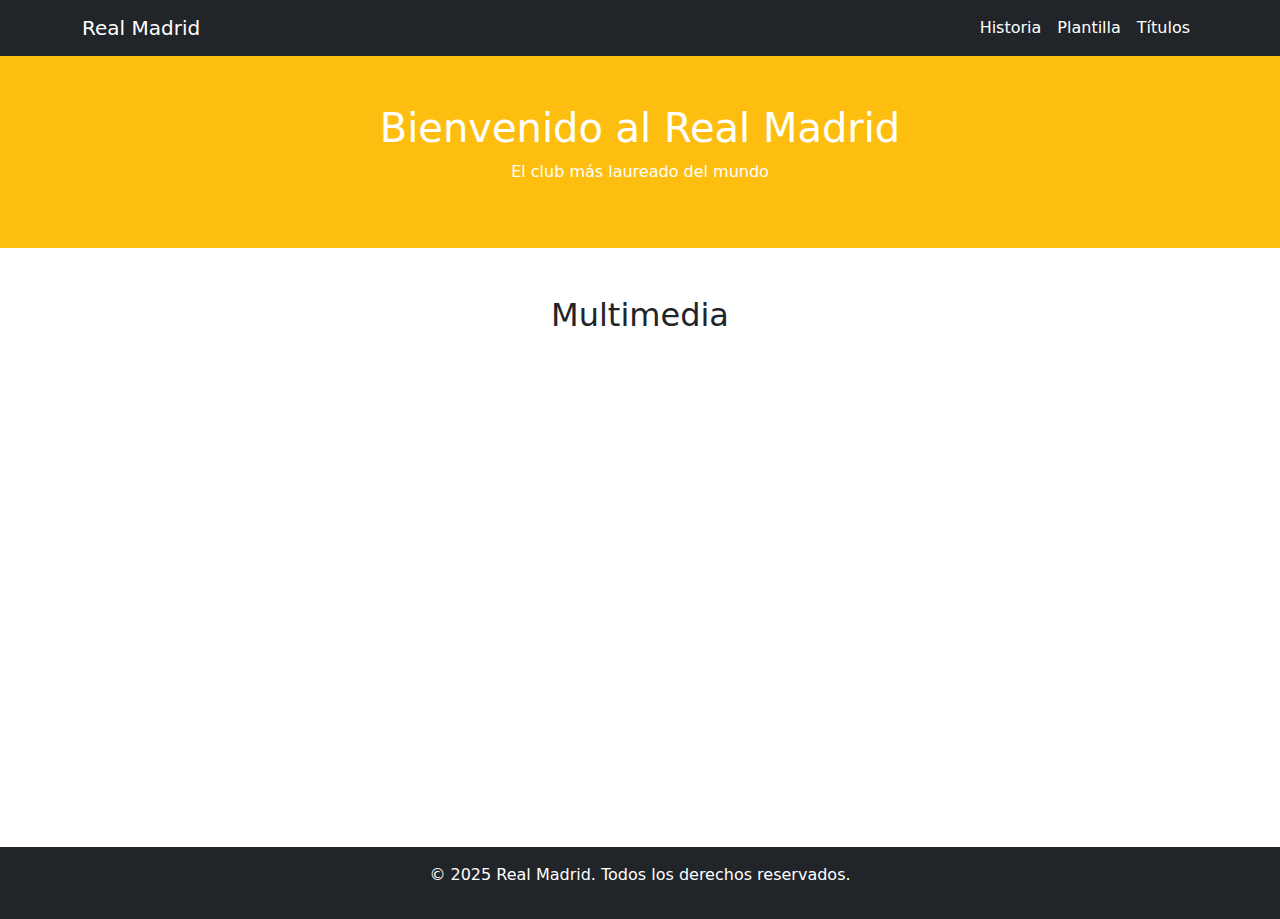
<file: index.html>
<!DOCTYPE html>
<html lang="es">
<head>
    <meta charset="UTF-8">
    <meta name="viewport" content="width=device-width, initial-scale=1">
    <title>Real Madrid Club de Fútbol</title>
    <link rel="stylesheet" href="https://cdn.jsdelivr.net/npm/bootstrap@5.3.0/dist/css/bootstrap.min.css">
    <link rel="stylesheet" href="css/custom.css">
    <link rel="icon" href="assets/logo.png" type="assets/png">
</head>
<body>
    <nav class="navbar navbar-expand-lg navbar-dark bg-dark">
        <div class="container">
            <a class="navbar-brand" href="#">Real Madrid</a>
            <button class="navbar-toggler" type="button" data-bs-toggle="collapse" data-bs-target="#navbarNav">
                <span class="navbar-toggler-icon"></span>
            </button>
            <div class="collapse navbar-collapse" id="navbarNav">
                <ul class="navbar-nav ms-auto">
                    <li class="nav-item"><a class="nav-link" href="historia.html">Historia</a></li>
                    <li class="nav-item"><a class="nav-link" href="plantilla.html">Plantilla</a></li>
                    <li class="nav-item"><a class="nav-link" href="palmares.html">Títulos</a></li>
                </ul>
            </div>
        </div>
    </nav>

    <header class="text-white text-center py-5">
        <div class="container">
            <h1>Bienvenido al Real Madrid</h1>
            <p>El club más laureado del mundo</p>
        </div>
    </header>

    <section id="multimedia" class="container py-5">
        <h2 class="text-center">Multimedia</h2>
        <div class="row">
            <div class="col-md-6">
                <iframe src="https://www.google.com/maps/embed?pb=!1m18!1m12!1m3!1d902.6137306750217!2d-3.68834532382963!3d40.45272525106181!2m3!1f0!2f0!3f0!3m2!1i1024!2i768!4f13.1!3m3!1m2!1s0xd4228e23705d39f%3A0xa8fff6d26e2b1988!2sEstadio%20Santiago%20Bernab%C3%A9u!5e0!3m2!1ses!2ses!4v1739967626608!5m2!1ses!2ses" width="100%" height="450" style="border:0;" allowfullscreen="" loading="lazy" referrerpolicy="no-referrer-when-downgrade"></iframe>
            </div>
            <div class="col-md-6">
                <iframe width="100%" height="450" src="https://www.youtube.com/embed/lIMokbMWz9o?si=SoD3MwmSrTcdrGaB" title="YouTube video player" frameborder="0" allow="accelerometer; autoplay; clipboard-write; encrypted-media; gyroscope; picture-in-picture; web-share" referrerpolicy="strict-origin-when-cross-origin" allowfullscreen></iframe>
            </div>
        </div>
    </section>

    <footer class="bg-dark text-white text-center py-3">
        <p>&copy; 2025 Real Madrid. Todos los derechos reservados.</p>
    </footer>

    <script src="https://cdn.jsdelivr.net/npm/bootstrap@5.3.0/dist/js/bootstrap.bundle.min.js"></script>
</body>
</html>
</file>
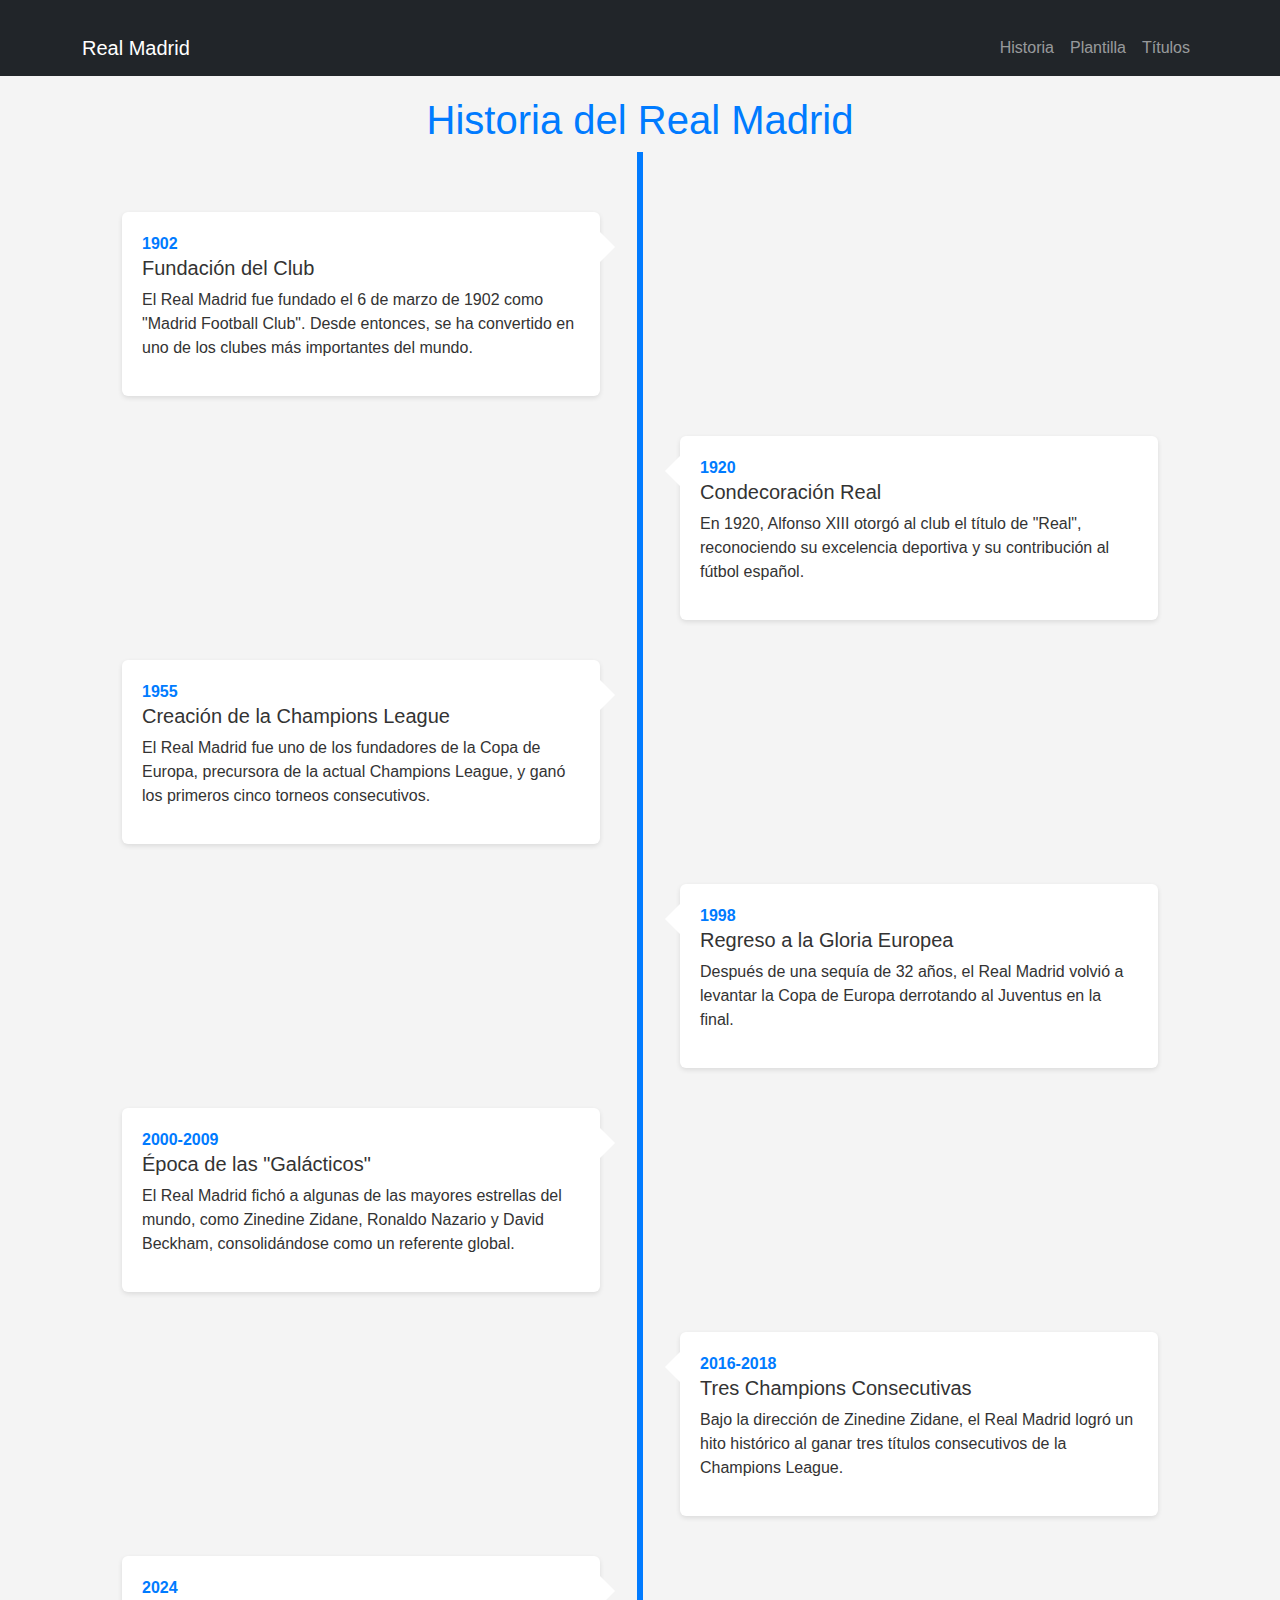
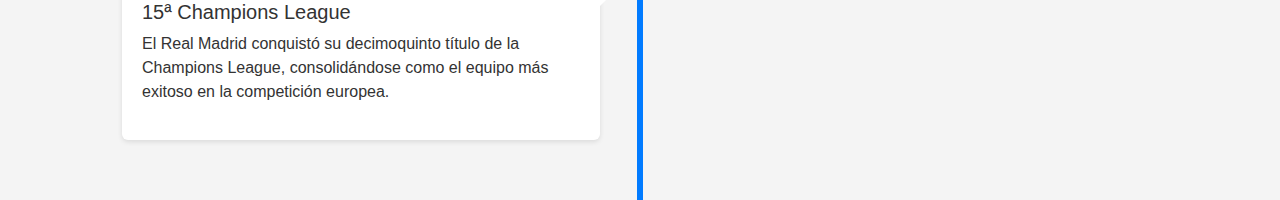
<file: historia.html>
<!DOCTYPE html>
<html lang="es">

<head>
    <meta charset="UTF-8">
    <meta name="viewport" content="width=device-width, initial-scale=1.0">
    <title>Historia del Real Madrid</title>
    <link href="https://cdn.jsdelivr.net/npm/bootstrap@5.3.2/dist/css/bootstrap.min.css" rel="stylesheet">
    <link rel="stylesheet" href="css/historia.css">
    <link rel="icon" href="assets/logo.png" type="assets/png">
</head>

<body>

    <nav class="navbar navbar-expand-lg navbar-dark bg-dark">
        <div class="container">
            <a class="navbar-brand" href="index.html">Real Madrid</a>
            <button class="navbar-toggler" type="button" data-bs-toggle="collapse" data-bs-target="#navbarNav">
                <span class="navbar-toggler-icon"></span>
            </button>
            <div class="collapse navbar-collapse" id="navbarNav">
                <ul class="navbar-nav ms-auto">
                    <li class="nav-item"><a class="nav-link" href="historia.html">Historia</a></li>
                    <li class="nav-item"><a class="nav-link" href="plantilla.html">Plantilla</a></li>
                    <li class="nav-item"><a class="nav-link" href="palmares.html">Títulos</a></li>
                </ul>
            </div>
        </div>
    </nav>

    <div class="container">
        <h1>Historia del Real Madrid</h1>
        <div class="timeline">
            <div class="timeline-item timeline-item-left" onclick="showImage('assets/fundacion.jpg')">
                <div class="timeline-content">
                    <span class="timeline-date">1902</span>
                    <h5>Fundación del Club</h5>
                    <p>El Real Madrid fue fundado el 6 de marzo de 1902 como "Madrid Football Club". Desde entonces, se ha convertido en uno de los clubes más importantes del mundo.</p>
                </div>
            </div>

            <div class="timeline-item timeline-item-right">
                <div class="timeline-content">
                    <span class="timeline-date">1920</span>
                    <h5>Condecoración Real</h5>
                    <p>En 1920, Alfonso XIII otorgó al club el título de "Real", reconociendo su excelencia deportiva y su contribución al fútbol español.</p>
                </div>
            </div>

            <div class="timeline-item timeline-item-left" onclick="showImage('assets/1955.jpeg')">
                <div class="timeline-content">
                    <span class="timeline-date">1955</span>
                    <h5>Creación de la Champions League</h5>
                    <p>El Real Madrid fue uno de los fundadores de la Copa de Europa, precursora de la actual Champions League, y ganó los primeros cinco torneos consecutivos.</p>
                </div>
            </div>

            <div class="timeline-item timeline-item-right" onclick="showImage('assets/1998.webp')">
                <div class="timeline-content">
                    <span class="timeline-date">1998</span>
                    <h5>Regreso a la Gloria Europea</h5>
                    <p>Después de una sequía de 32 años, el Real Madrid volvió a levantar la Copa de Europa derrotando al Juventus en la final.</p>
                </div>
            </div>

            <div class="timeline-item timeline-item-left" onclick="showImage('assets/galacticos.jpg')">
                <div class="timeline-content">
                    <span class="timeline-date">2000-2009</span>
                    <h5>Época de las "Galácticos"</h5>
                    <p>El Real Madrid fichó a algunas de las mayores estrellas del mundo, como Zinedine Zidane, Ronaldo Nazario y David Beckham, consolidándose como un referente global.</p>
                </div>
            </div>

            <div class="timeline-item timeline-item-right" onclick="showImage('assets/2018.png')">
                <div class="timeline-content">
                    <span class="timeline-date">2016-2018</span>
                    <h5>Tres Champions Consecutivas</h5>
                    <p>Bajo la dirección de Zinedine Zidane, el Real Madrid logró un hito histórico al ganar tres títulos consecutivos de la Champions League.</p>
                </div>
            </div>

            <div class="timeline-item timeline-item-left" onclick="showImage('assets/CHAMPIONS.jpg')">
                <div class="timeline-content">
                    <span class="timeline-date">2024</span>
                    <h5>15ª Champions League</h5>
                    <p>El Real Madrid conquistó su decimoquinto título de la Champions League, consolidándose como el equipo más exitoso en la competición europea.</p>
                </div>
            </div>
        </div>
    </div>

    <img id="popupImg" class="popup-img" onclick="hideImage()">

    <script>
        function showImage(src) {
            const img = document.getElementById('popupImg');
            img.src = src;
            img.style.display = 'block';
        }
        function hideImage() {
            document.getElementById('popupImg').style.display = 'none';
        }
    </script>

    <script src="https://cdn.jsdelivr.net/npm/bootstrap@5.3.2/dist/js/bootstrap.bundle.min.js"></script>
</body>

</html>
</file>
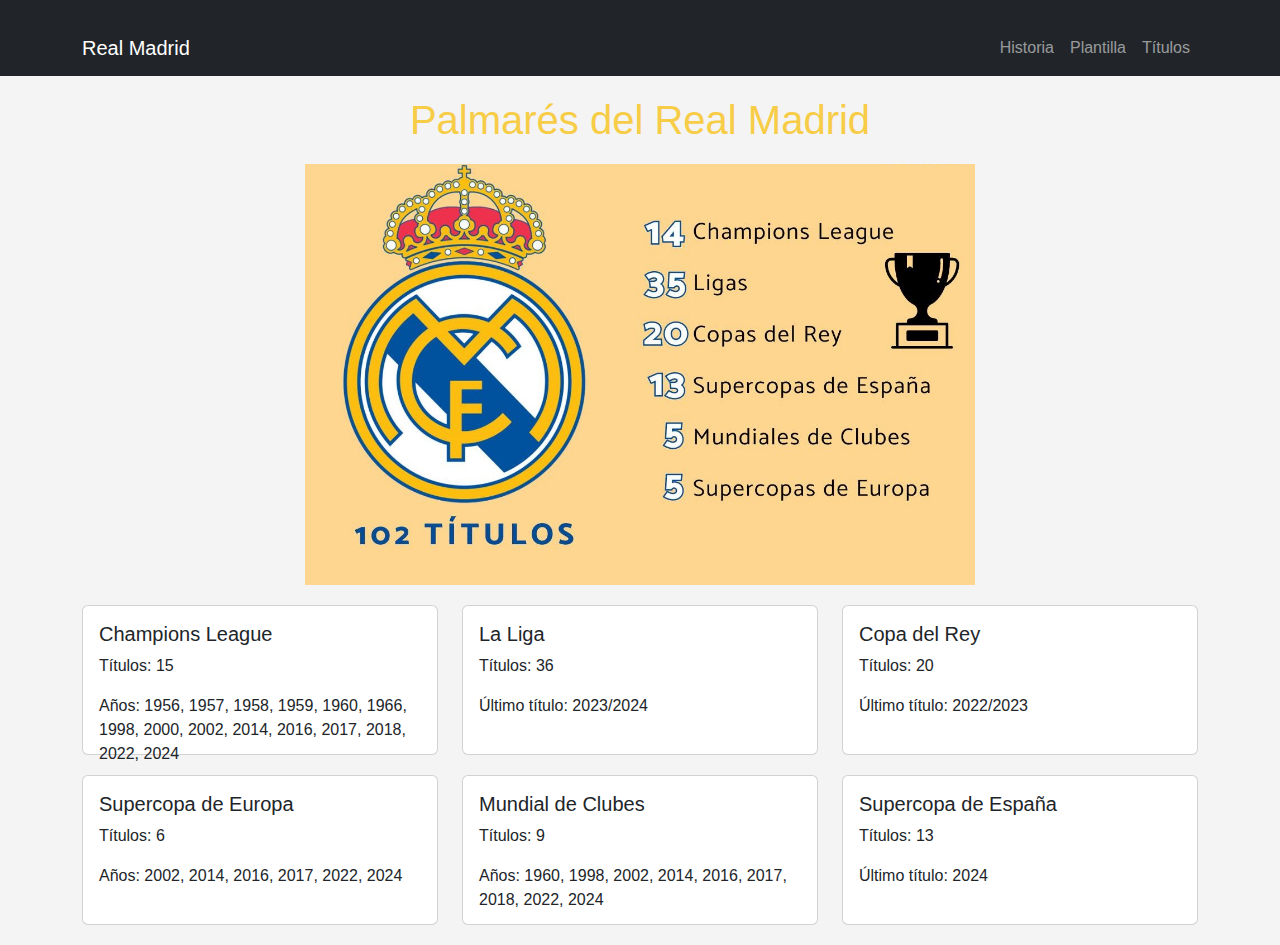
<file: palmares.html>
<!DOCTYPE html>
<html lang="es">
<head>
    <meta charset="UTF-8">
    <meta name="viewport" content="width=device-width, initial-scale=1.0">
    <title>Palmarés del Real Madrid</title>
    <link href="https://cdn.jsdelivr.net/npm/bootstrap@5.3.2/dist/css/bootstrap.min.css" rel="stylesheet">
    <link rel="stylesheet" href="css/palmares.css">
    <link rel="icon" href="assets/logo.png" type="assets/png">
</head>

<body>

    <nav class="navbar navbar-expand-lg navbar-dark bg-dark">
        <div class="container">
            <a class="navbar-brand" href="index.html">Real Madrid</a>
            <button class="navbar-toggler" type="button" data-bs-toggle="collapse" data-bs-target="#navbarNav">
                <span class="navbar-toggler-icon"></span>
            </button>
            <div class="collapse navbar-collapse" id="navbarNav">
                <ul class="navbar-nav ms-auto">
                    <li class="nav-item"><a class="nav-link" href="historia.html">Historia</a></li>
                    <li class="nav-item"><a class="nav-link" href="plantilla.html">Plantilla</a></li>
                    <li class="nav-item"><a class="nav-link" href="palmares.html">Títulos</a></li>
                </ul>
            </div>
        </div>
    </nav>

    <div class="container">
        <div class="title-container">
            <h1 class="text-center">Palmarés del Real Madrid</h1>
        </div>
        <div>
            <img src="assets/palmares.jpg" alt="Palmarés" class="custom-img">
        </div>

        <div class="row">
            <div class="col-12 col-md-6 col-lg-4">
                <div class="card" onclick="showImage('assets/CHAMPIONS.jpg')">
                    <div class="card-body">
                        <h5 class="card-title">Champions League</h5>
                        <p class="card-text">Títulos: 15</p>
                        <p class="card-text">Años: 1956, 1957, 1958, 1959, 1960, 1966, 1998, 2000, 2002, 2014, 2016, 2017, 2018, 2022, 2024</p>
                    </div>
                </div>
            </div>

            <div class="col-12 col-md-6 col-lg-4">
                <div class="card" onclick="showImage('assets/LIGA.jpg')">
                    <div class="card-body">
                        <h5 class="card-title">La Liga</h5>
                        <p class="card-text">Títulos: 36</p>
                        <p class="card-text">Último título: 2023/2024</p>
                    </div>
                </div>
            </div>

            <div class="col-12 col-md-6 col-lg-4">
                <div class="card" onclick="showImage('assets/copadelR.webp')">
                    <div class="card-body">
                        <h5 class="card-title">Copa del Rey</h5>
                        <p class="card-text">Títulos: 20</p>
                        <p class="card-text">Último título: 2022/2023</p>
                    </div>
                </div>
            </div>

            <div class="col-12 col-md-6 col-lg-4">
                <div class="card" onclick="showImage('assets/supercopaEU.webp')">
                    <div class="card-body">
                        <h5 class="card-title">Supercopa de Europa</h5>
                        <p class="card-text">Títulos: 6</p>
                        <p class="card-text">Años: 2002, 2014, 2016, 2017, 2022, 2024</p>
                    </div>
                </div>
            </div>

            <div class="col-12 col-md-6 col-lg-4">
                <div class="card" onclick="showImage('assets/mundial.webp')">
                    <div class="card-body">
                        <h5 class="card-title">Mundial de Clubes</h5>
                        <p class="card-text">Títulos: 9</p>
                        <p class="card-text">Años: 1960, 1998, 2002, 2014, 2016, 2017, 2018, 2022, 2024</p>
                    </div>
                </div>
            </div>

            <div class="col-12 col-md-6 col-lg-4">
                <div class="card" onclick="showImage('assets/supercopaESP.jpg')">
                    <div class="card-body">
                        <h5 class="card-title">Supercopa de España</h5>
                        <p class="card-text">Títulos: 13</p>
                        <p class="card-text">Último título: 2024</p>
                    </div>
                </div>
            </div>
        </div>
    </div>

    <img id="popupImg" class="popup-img" onclick="hideImage()">

    <script>
        function showImage(src) {
            const img = document.getElementById('popupImg');
            img.src = src;
            img.style.display = 'block';
        }

        function hideImage() {
            document.getElementById('popupImg').style.display = 'none';
        }
    </script>

    <script src="https://cdn.jsdelivr.net/npm/bootstrap@5.3.2/dist/js/bootstrap.bundle.min.js"></script>

    <script src="https://cdn.jsdelivr.net/npm/bootstrap@5.3.2/dist/js/bootstrap.bundle.min.js"></script>
</body>
</html>
</file>
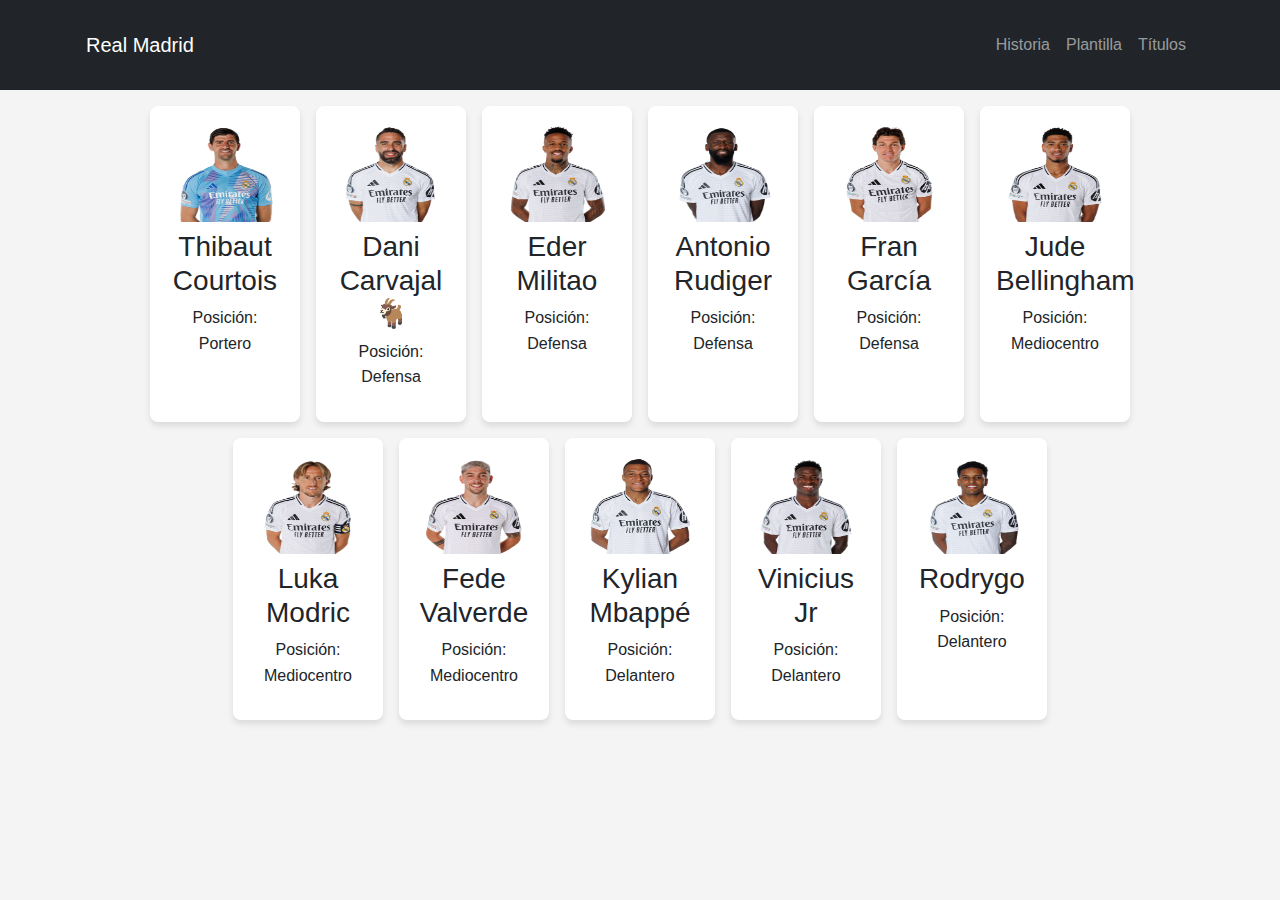
<file: plantilla.html>
<!DOCTYPE html>
<html lang="es">
<head>
    <meta charset="UTF-8">
    <meta name="viewport" content="width=device-width, initial-scale=1">
    <title>Plantilla Real Madrid</title>
    <link rel="stylesheet" href="https://cdn.jsdelivr.net/npm/bootstrap@5.3.0/dist/css/bootstrap.min.css">
    <link rel="stylesheet" href="css/plantilla.css">
    <link rel="icon" href="assets/logo.png" type="assets/png">
</head>
<body>
    <nav class="navbar navbar-expand-lg navbar-dark bg-dark">
        <div class="container">
            <a class="navbar-brand" href="index.html">Real Madrid</a>
            <button class="navbar-toggler" type="button" data-bs-toggle="collapse" data-bs-target="#navbarNav">
                <span class="navbar-toggler-icon"></span>
            </button>
            <div class="collapse navbar-collapse" id="navbarNav">
                <ul class="navbar-nav ms-auto">
                    <li class="nav-item"><a class="nav-link" href="historia.html">Historia</a></li>
                    <li class="nav-item"><a class="nav-link" href="plantilla.html">Plantilla</a></li>
                    <li class="nav-item"><a class="nav-link" href="palmares.html">Títulos</a></li>
                </ul>
            </div>
        </div>
    </nav>

    <div class="container">

        <div class="player-card">
            <img src="assets/courtois.webp" alt="Thibaut Courtois">
            <h3>Thibaut Courtois</h3>
            <p>Posición: Portero</p>
        </div>

        <div class="player-card">
            <img src="assets/cabrajal.webp" alt="Dani Carvajal">
            <h3>Dani Carvajal 🐐</h3>
            <p>Posición: Defensa</p>
        </div>

        <div class="player-card">
            <img src="assets/militao.webp" alt="Eder Militao">
            <h3>Eder Militao</h3>
            <p>Posición: Defensa</p>
        </div>

        <div class="player-card">
            <img src="assets/rudi.webp" alt="Antonio Rudiger">
            <h3>Antonio Rudiger</h3>
            <p>Posición: Defensa</p>
        </div>

        <div class="player-card">
            <img src="assets/frang.webp" alt="Fran García">
            <h3>Fran García</h3>
            <p>Posición: Defensa</p>
        </div>

        <div class="player-card">
            <img src="assets/bellingham.webp" alt="Jude Bellingham">
            <h3>Jude Bellingham</h3>
            <p>Posición: Mediocentro</p>
        </div>

        <div class="player-card">
            <img src="assets/modric.webp" alt="Luka Modric">
            <h3>Luka Modric</h3>
            <p>Posición: Mediocentro</p>
        </div>

        <div class="player-card">
            <img src="assets/valverde.webp" alt="Fede Valverde">
            <h3>Fede Valverde</h3>
            <p>Posición: Mediocentro</p>
        </div>

        <div class="player-card">
            <img src="assets/mbappe.webp" alt="Kylian Mbappé">
            <h3>Kylian Mbappé</h3>
            <p>Posición: Delantero</p>
        </div>

        <div class="player-card">
            <img src="assets/vini.webp" alt="Vinicius Jr">
            <h3>Vinicius Jr</h3>
            <p>Posición: Delantero</p>
        </div>

        <div class="player-card">
            <img src="assets/rodrygo.webp" alt="Rodrygo">
            <h3>Rodrygo</h3>
            <p>Posición: Delantero</p>
        </div>

    </div>
    <script src="https://cdn.jsdelivr.net/npm/bootstrap@5.3.0/dist/js/bootstrap.bundle.min.js"></script>
</body>
</html>
</file>
<file: css/custom.css>
@charset "UTF-8";
body {
  font-family: Arial, sans-serif;
  background-color: #FFFFFF;
  color: #000000;
}

.navbar {
  background-color: #1D428A !important;
}

.nav-link {
  color: white !important;
}

header {
  background-color: #FEBE10 !important;
  color: white !important;
}

h1, .h1, h2, .h2 {
  color: #1D428A;
}

.card {
  border: 2px solid #1D428A;
  background-color: #8cabe7;
}

.card-title {
  color: #FEBE10;
  font-weight: bold;
}

footer {
  background-color: #1D428A;
  color: #FFFFFF;
}

/*!
 * Bootstrap  v5.3.3 (https://getbootstrap.com/)
 * Copyright 2011-2024 The Bootstrap Authors
 * Licensed under MIT (https://github.com/twbs/bootstrap/blob/main/LICENSE)
 */
:root,
[data-bs-theme=light] {
  --bs-blue: #0d6efd;
  --bs-indigo: #6610f2;
  --bs-purple: #6f42c1;
  --bs-pink: #d63384;
  --bs-red: #dc3545;
  --bs-orange: #fd7e14;
  --bs-yellow: #ffc107;
  --bs-green: #198754;
  --bs-teal: #20c997;
  --bs-cyan: #0dcaf0;
  --bs-black: #000;
  --bs-white: #fff;
  --bs-gray: #6c757d;
  --bs-gray-dark: #343a40;
  --bs-gray-100: #f8f9fa;
  --bs-gray-200: #e9ecef;
  --bs-gray-300: #dee2e6;
  --bs-gray-400: #ced4da;
  --bs-gray-500: #adb5bd;
  --bs-gray-600: #6c757d;
  --bs-gray-700: #495057;
  --bs-gray-800: #343a40;
  --bs-gray-900: #212529;
  --bs-primary: #0d6efd;
  --bs-secondary: #6c757d;
  --bs-success: #198754;
  --bs-info: #0dcaf0;
  --bs-warning: #ffc107;
  --bs-danger: #dc3545;
  --bs-light: #f8f9fa;
  --bs-dark: #212529;
  --bs-primary-rgb: 13, 110, 253;
  --bs-secondary-rgb: 108, 117, 125;
  --bs-success-rgb: 25, 135, 84;
  --bs-info-rgb: 13, 202, 240;
  --bs-warning-rgb: 255, 193, 7;
  --bs-danger-rgb: 220, 53, 69;
  --bs-light-rgb: 248, 249, 250;
  --bs-dark-rgb: 33, 37, 41;
  --bs-primary-text-emphasis: #052c65;
  --bs-secondary-text-emphasis: #2b2f32;
  --bs-success-text-emphasis: #0a3622;
  --bs-info-text-emphasis: #055160;
  --bs-warning-text-emphasis: #664d03;
  --bs-danger-text-emphasis: #58151c;
  --bs-light-text-emphasis: #495057;
  --bs-dark-text-emphasis: #495057;
  --bs-primary-bg-subtle: #cfe2ff;
  --bs-secondary-bg-subtle: #e2e3e5;
  --bs-success-bg-subtle: #d1e7dd;
  --bs-info-bg-subtle: #cff4fc;
  --bs-warning-bg-subtle: #fff3cd;
  --bs-danger-bg-subtle: #f8d7da;
  --bs-light-bg-subtle: #fcfcfd;
  --bs-dark-bg-subtle: #ced4da;
  --bs-primary-border-subtle: #9ec5fe;
  --bs-secondary-border-subtle: #c4c8cb;
  --bs-success-border-subtle: #a3cfbb;
  --bs-info-border-subtle: #9eeaf9;
  --bs-warning-border-subtle: #ffe69c;
  --bs-danger-border-subtle: #f1aeb5;
  --bs-light-border-subtle: #e9ecef;
  --bs-dark-border-subtle: #adb5bd;
  --bs-white-rgb: 255, 255, 255;
  --bs-black-rgb: 0, 0, 0;
  --bs-font-sans-serif: system-ui, -apple-system, "Segoe UI", Roboto, "Helvetica Neue", "Noto Sans", "Liberation Sans", Arial, sans-serif, "Apple Color Emoji", "Segoe UI Emoji", "Segoe UI Symbol", "Noto Color Emoji";
  --bs-font-monospace: SFMono-Regular, Menlo, Monaco, Consolas, "Liberation Mono", "Courier New", monospace;
  --bs-gradient: linear-gradient(180deg, rgba(255, 255, 255, 0.15), rgba(255, 255, 255, 0));
  --bs-body-font-family: var(--bs-font-sans-serif);
  --bs-body-font-size: 1rem;
  --bs-body-font-weight: 400;
  --bs-body-line-height: 1.5;
  --bs-body-color: #212529;
  --bs-body-color-rgb: 33, 37, 41;
  --bs-body-bg: #fff;
  --bs-body-bg-rgb: 255, 255, 255;
  --bs-emphasis-color: #000;
  --bs-emphasis-color-rgb: 0, 0, 0;
  --bs-secondary-color: rgba(33, 37, 41, 0.75);
  --bs-secondary-color-rgb: 33, 37, 41;
  --bs-secondary-bg: #e9ecef;
  --bs-secondary-bg-rgb: 233, 236, 239;
  --bs-tertiary-color: rgba(33, 37, 41, 0.5);
  --bs-tertiary-color-rgb: 33, 37, 41;
  --bs-tertiary-bg: #f8f9fa;
  --bs-tertiary-bg-rgb: 248, 249, 250;
  --bs-heading-color: inherit;
  --bs-link-color: #0d6efd;
  --bs-link-color-rgb: 13, 110, 253;
  --bs-link-decoration: underline;
  --bs-link-hover-color: #0a58ca;
  --bs-link-hover-color-rgb: 10, 88, 202;
  --bs-code-color: #d63384;
  --bs-highlight-color: #212529;
  --bs-highlight-bg: #fff3cd;
  --bs-border-width: 1px;
  --bs-border-style: solid;
  --bs-border-color: #dee2e6;
  --bs-border-color-translucent: rgba(0, 0, 0, 0.175);
  --bs-border-radius: 0.375rem;
  --bs-border-radius-sm: 0.25rem;
  --bs-border-radius-lg: 0.5rem;
  --bs-border-radius-xl: 1rem;
  --bs-border-radius-xxl: 2rem;
  --bs-border-radius-2xl: var(--bs-border-radius-xxl);
  --bs-border-radius-pill: 50rem;
  --bs-box-shadow: 0 0.5rem 1rem rgba(0, 0, 0, 0.15);
  --bs-box-shadow-sm: 0 0.125rem 0.25rem rgba(0, 0, 0, 0.075);
  --bs-box-shadow-lg: 0 1rem 3rem rgba(0, 0, 0, 0.175);
  --bs-box-shadow-inset: inset 0 1px 2px rgba(0, 0, 0, 0.075);
  --bs-focus-ring-width: 0.25rem;
  --bs-focus-ring-opacity: 0.25;
  --bs-focus-ring-color: rgba(13, 110, 253, 0.25);
  --bs-form-valid-color: #198754;
  --bs-form-valid-border-color: #198754;
  --bs-form-invalid-color: #dc3545;
  --bs-form-invalid-border-color: #dc3545;
}

[data-bs-theme=dark] {
  color-scheme: dark;
  --bs-body-color: #dee2e6;
  --bs-body-color-rgb: 222, 226, 230;
  --bs-body-bg: #212529;
  --bs-body-bg-rgb: 33, 37, 41;
  --bs-emphasis-color: #fff;
  --bs-emphasis-color-rgb: 255, 255, 255;
  --bs-secondary-color: rgba(222, 226, 230, 0.75);
  --bs-secondary-color-rgb: 222, 226, 230;
  --bs-secondary-bg: #343a40;
  --bs-secondary-bg-rgb: 52, 58, 64;
  --bs-tertiary-color: rgba(222, 226, 230, 0.5);
  --bs-tertiary-color-rgb: 222, 226, 230;
  --bs-tertiary-bg: #2b3035;
  --bs-tertiary-bg-rgb: 43, 48, 53;
  --bs-primary-text-emphasis: #6ea8fe;
  --bs-secondary-text-emphasis: #a7acb1;
  --bs-success-text-emphasis: #75b798;
  --bs-info-text-emphasis: #6edff6;
  --bs-warning-text-emphasis: #ffda6a;
  --bs-danger-text-emphasis: #ea868f;
  --bs-light-text-emphasis: #f8f9fa;
  --bs-dark-text-emphasis: #dee2e6;
  --bs-primary-bg-subtle: #031633;
  --bs-secondary-bg-subtle: #161719;
  --bs-success-bg-subtle: #051b11;
  --bs-info-bg-subtle: #032830;
  --bs-warning-bg-subtle: #332701;
  --bs-danger-bg-subtle: #2c0b0e;
  --bs-light-bg-subtle: #343a40;
  --bs-dark-bg-subtle: #1a1d20;
  --bs-primary-border-subtle: #084298;
  --bs-secondary-border-subtle: #41464b;
  --bs-success-border-subtle: #0f5132;
  --bs-info-border-subtle: #087990;
  --bs-warning-border-subtle: #997404;
  --bs-danger-border-subtle: #842029;
  --bs-light-border-subtle: #495057;
  --bs-dark-border-subtle: #343a40;
  --bs-heading-color: inherit;
  --bs-link-color: #6ea8fe;
  --bs-link-hover-color: #8bb9fe;
  --bs-link-color-rgb: 110, 168, 254;
  --bs-link-hover-color-rgb: 139, 185, 254;
  --bs-code-color: #e685b5;
  --bs-highlight-color: #dee2e6;
  --bs-highlight-bg: #664d03;
  --bs-border-color: #495057;
  --bs-border-color-translucent: rgba(255, 255, 255, 0.15);
  --bs-form-valid-color: #75b798;
  --bs-form-valid-border-color: #75b798;
  --bs-form-invalid-color: #ea868f;
  --bs-form-invalid-border-color: #ea868f;
}

*,
*::before,
*::after {
  box-sizing: border-box;
}

@media (prefers-reduced-motion: no-preference) {
  :root {
    scroll-behavior: smooth;
  }
}

body {
  margin: 0;
  font-family: var(--bs-body-font-family);
  font-size: var(--bs-body-font-size);
  font-weight: var(--bs-body-font-weight);
  line-height: var(--bs-body-line-height);
  color: var(--bs-body-color);
  text-align: var(--bs-body-text-align);
  background-color: var(--bs-body-bg);
  -webkit-text-size-adjust: 100%;
  -webkit-tap-highlight-color: rgba(0, 0, 0, 0);
}

hr {
  margin: 1rem 0;
  color: inherit;
  border: 0;
  border-top: var(--bs-border-width) solid;
  opacity: 0.25;
}

h6, .h6, h5, .h5, h4, .h4, h3, .h3, h2, .h2, h1, .h1 {
  margin-top: 0;
  margin-bottom: 0.5rem;
  font-weight: 500;
  line-height: 1.2;
  color: var(--bs-heading-color);
}

h1, .h1 {
  font-size: calc(1.375rem + 1.5vw);
}
@media (min-width: 1200px) {
  h1, .h1 {
    font-size: 2.5rem;
  }
}

h2, .h2 {
  font-size: calc(1.325rem + 0.9vw);
}
@media (min-width: 1200px) {
  h2, .h2 {
    font-size: 2rem;
  }
}

h3, .h3 {
  font-size: calc(1.3rem + 0.6vw);
}
@media (min-width: 1200px) {
  h3, .h3 {
    font-size: 1.75rem;
  }
}

h4, .h4 {
  font-size: calc(1.275rem + 0.3vw);
}
@media (min-width: 1200px) {
  h4, .h4 {
    font-size: 1.5rem;
  }
}

h5, .h5 {
  font-size: 1.25rem;
}

h6, .h6 {
  font-size: 1rem;
}

p {
  margin-top: 0;
  margin-bottom: 1rem;
}

abbr[title] {
  -webkit-text-decoration: underline dotted;
          text-decoration: underline dotted;
  cursor: help;
  -webkit-text-decoration-skip-ink: none;
          text-decoration-skip-ink: none;
}

address {
  margin-bottom: 1rem;
  font-style: normal;
  line-height: inherit;
}

ol,
ul {
  padding-left: 2rem;
}

ol,
ul,
dl {
  margin-top: 0;
  margin-bottom: 1rem;
}

ol ol,
ul ul,
ol ul,
ul ol {
  margin-bottom: 0;
}

dt {
  font-weight: 700;
}

dd {
  margin-bottom: 0.5rem;
  margin-left: 0;
}

blockquote {
  margin: 0 0 1rem;
}

b,
strong {
  font-weight: bolder;
}

small, .small {
  font-size: 0.875em;
}

mark, .mark {
  padding: 0.1875em;
  color: var(--bs-highlight-color);
  background-color: var(--bs-highlight-bg);
}

sub,
sup {
  position: relative;
  font-size: 0.75em;
  line-height: 0;
  vertical-align: baseline;
}

sub {
  bottom: -0.25em;
}

sup {
  top: -0.5em;
}

a {
  color: rgba(var(--bs-link-color-rgb), var(--bs-link-opacity, 1));
  text-decoration: underline;
}
a:hover {
  --bs-link-color-rgb: var(--bs-link-hover-color-rgb);
}

a:not([href]):not([class]), a:not([href]):not([class]):hover {
  color: inherit;
  text-decoration: none;
}

pre,
code,
kbd,
samp {
  font-family: var(--bs-font-monospace);
  font-size: 1em;
}

pre {
  display: block;
  margin-top: 0;
  margin-bottom: 1rem;
  overflow: auto;
  font-size: 0.875em;
}
pre code {
  font-size: inherit;
  color: inherit;
  word-break: normal;
}

code {
  font-size: 0.875em;
  color: var(--bs-code-color);
  word-wrap: break-word;
}
a > code {
  color: inherit;
}

kbd {
  padding: 0.1875rem 0.375rem;
  font-size: 0.875em;
  color: var(--bs-body-bg);
  background-color: var(--bs-body-color);
  border-radius: 0.25rem;
}
kbd kbd {
  padding: 0;
  font-size: 1em;
}

figure {
  margin: 0 0 1rem;
}

img,
svg {
  vertical-align: middle;
}

table {
  caption-side: bottom;
  border-collapse: collapse;
}

caption {
  padding-top: 0.5rem;
  padding-bottom: 0.5rem;
  color: var(--bs-secondary-color);
  text-align: left;
}

th {
  text-align: inherit;
  text-align: -webkit-match-parent;
}

thead,
tbody,
tfoot,
tr,
td,
th {
  border-color: inherit;
  border-style: solid;
  border-width: 0;
}

label {
  display: inline-block;
}

button {
  border-radius: 0;
}

button:focus:not(:focus-visible) {
  outline: 0;
}

input,
button,
select,
optgroup,
textarea {
  margin: 0;
  font-family: inherit;
  font-size: inherit;
  line-height: inherit;
}

button,
select {
  text-transform: none;
}

[role=button] {
  cursor: pointer;
}

select {
  word-wrap: normal;
}
select:disabled {
  opacity: 1;
}

[list]:not([type=date]):not([type=datetime-local]):not([type=month]):not([type=week]):not([type=time])::-webkit-calendar-picker-indicator {
  display: none !important;
}

button,
[type=button],
[type=reset],
[type=submit] {
  -webkit-appearance: button;
}
button:not(:disabled),
[type=button]:not(:disabled),
[type=reset]:not(:disabled),
[type=submit]:not(:disabled) {
  cursor: pointer;
}

::-moz-focus-inner {
  padding: 0;
  border-style: none;
}

textarea {
  resize: vertical;
}

fieldset {
  min-width: 0;
  padding: 0;
  margin: 0;
  border: 0;
}

legend {
  float: left;
  width: 100%;
  padding: 0;
  margin-bottom: 0.5rem;
  font-size: calc(1.275rem + 0.3vw);
  line-height: inherit;
}
@media (min-width: 1200px) {
  legend {
    font-size: 1.5rem;
  }
}
legend + * {
  clear: left;
}

::-webkit-datetime-edit-fields-wrapper,
::-webkit-datetime-edit-text,
::-webkit-datetime-edit-minute,
::-webkit-datetime-edit-hour-field,
::-webkit-datetime-edit-day-field,
::-webkit-datetime-edit-month-field,
::-webkit-datetime-edit-year-field {
  padding: 0;
}

::-webkit-inner-spin-button {
  height: auto;
}

[type=search] {
  -webkit-appearance: textfield;
  outline-offset: -2px;
}

/* rtl:raw:
[type="tel"],
[type="url"],
[type="email"],
[type="number"] {
  direction: ltr;
}
*/
::-webkit-search-decoration {
  -webkit-appearance: none;
}

::-webkit-color-swatch-wrapper {
  padding: 0;
}

::file-selector-button {
  font: inherit;
  -webkit-appearance: button;
}

output {
  display: inline-block;
}

iframe {
  border: 0;
}

summary {
  display: list-item;
  cursor: pointer;
}

progress {
  vertical-align: baseline;
}

[hidden] {
  display: none !important;
}

.lead {
  font-size: 1.25rem;
  font-weight: 300;
}

.display-1 {
  font-size: calc(1.625rem + 4.5vw);
  font-weight: 300;
  line-height: 1.2;
}
@media (min-width: 1200px) {
  .display-1 {
    font-size: 5rem;
  }
}

.display-2 {
  font-size: calc(1.575rem + 3.9vw);
  font-weight: 300;
  line-height: 1.2;
}
@media (min-width: 1200px) {
  .display-2 {
    font-size: 4.5rem;
  }
}

.display-3 {
  font-size: calc(1.525rem + 3.3vw);
  font-weight: 300;
  line-height: 1.2;
}
@media (min-width: 1200px) {
  .display-3 {
    font-size: 4rem;
  }
}

.display-4 {
  font-size: calc(1.475rem + 2.7vw);
  font-weight: 300;
  line-height: 1.2;
}
@media (min-width: 1200px) {
  .display-4 {
    font-size: 3.5rem;
  }
}

.display-5 {
  font-size: calc(1.425rem + 2.1vw);
  font-weight: 300;
  line-height: 1.2;
}
@media (min-width: 1200px) {
  .display-5 {
    font-size: 3rem;
  }
}

.display-6 {
  font-size: calc(1.375rem + 1.5vw);
  font-weight: 300;
  line-height: 1.2;
}
@media (min-width: 1200px) {
  .display-6 {
    font-size: 2.5rem;
  }
}

.list-unstyled {
  padding-left: 0;
  list-style: none;
}

.list-inline {
  padding-left: 0;
  list-style: none;
}

.list-inline-item {
  display: inline-block;
}
.list-inline-item:not(:last-child) {
  margin-right: 0.5rem;
}

.initialism {
  font-size: 0.875em;
  text-transform: uppercase;
}

.blockquote {
  margin-bottom: 1rem;
  font-size: 1.25rem;
}
.blockquote > :last-child {
  margin-bottom: 0;
}

.blockquote-footer {
  margin-top: -1rem;
  margin-bottom: 1rem;
  font-size: 0.875em;
  color: #6c757d;
}
.blockquote-footer::before {
  content: "— ";
}

.img-fluid {
  max-width: 100%;
  height: auto;
}

.img-thumbnail {
  padding: 0.25rem;
  background-color: var(--bs-body-bg);
  border: var(--bs-border-width) solid var(--bs-border-color);
  border-radius: var(--bs-border-radius);
  max-width: 100%;
  height: auto;
}

.figure {
  display: inline-block;
}

.figure-img {
  margin-bottom: 0.5rem;
  line-height: 1;
}

.figure-caption {
  font-size: 0.875em;
  color: var(--bs-secondary-color);
}

.container,
.container-fluid,
.container-xxl,
.container-xl,
.container-lg,
.container-md,
.container-sm {
  --bs-gutter-x: 1.5rem;
  --bs-gutter-y: 0;
  width: 100%;
  padding-right: calc(var(--bs-gutter-x) * 0.5);
  padding-left: calc(var(--bs-gutter-x) * 0.5);
  margin-right: auto;
  margin-left: auto;
}

@media (min-width: 576px) {
  .container-sm, .container {
    max-width: 540px;
  }
}
@media (min-width: 768px) {
  .container-md, .container-sm, .container {
    max-width: 720px;
  }
}
@media (min-width: 992px) {
  .container-lg, .container-md, .container-sm, .container {
    max-width: 960px;
  }
}
@media (min-width: 1200px) {
  .container-xl, .container-lg, .container-md, .container-sm, .container {
    max-width: 1140px;
  }
}
@media (min-width: 1400px) {
  .container-xxl, .container-xl, .container-lg, .container-md, .container-sm, .container {
    max-width: 1320px;
  }
}
:root {
  --bs-breakpoint-xs: 0;
  --bs-breakpoint-sm: 576px;
  --bs-breakpoint-md: 768px;
  --bs-breakpoint-lg: 992px;
  --bs-breakpoint-xl: 1200px;
  --bs-breakpoint-xxl: 1400px;
}

.row {
  --bs-gutter-x: 1.5rem;
  --bs-gutter-y: 0;
  display: flex;
  flex-wrap: wrap;
  margin-top: calc(-1 * var(--bs-gutter-y));
  margin-right: calc(-0.5 * var(--bs-gutter-x));
  margin-left: calc(-0.5 * var(--bs-gutter-x));
}
.row > * {
  flex-shrink: 0;
  width: 100%;
  max-width: 100%;
  padding-right: calc(var(--bs-gutter-x) * 0.5);
  padding-left: calc(var(--bs-gutter-x) * 0.5);
  margin-top: var(--bs-gutter-y);
}

.col {
  flex: 1 0 0%;
}

.row-cols-auto > * {
  flex: 0 0 auto;
  width: auto;
}

.row-cols-1 > * {
  flex: 0 0 auto;
  width: 100%;
}

.row-cols-2 > * {
  flex: 0 0 auto;
  width: 50%;
}

.row-cols-3 > * {
  flex: 0 0 auto;
  width: 33.33333333%;
}

.row-cols-4 > * {
  flex: 0 0 auto;
  width: 25%;
}

.row-cols-5 > * {
  flex: 0 0 auto;
  width: 20%;
}

.row-cols-6 > * {
  flex: 0 0 auto;
  width: 16.66666667%;
}

.col-auto {
  flex: 0 0 auto;
  width: auto;
}

.col-1 {
  flex: 0 0 auto;
  width: 8.33333333%;
}

.col-2 {
  flex: 0 0 auto;
  width: 16.66666667%;
}

.col-3 {
  flex: 0 0 auto;
  width: 25%;
}

.col-4 {
  flex: 0 0 auto;
  width: 33.33333333%;
}

.col-5 {
  flex: 0 0 auto;
  width: 41.66666667%;
}

.col-6 {
  flex: 0 0 auto;
  width: 50%;
}

.col-7 {
  flex: 0 0 auto;
  width: 58.33333333%;
}

.col-8 {
  flex: 0 0 auto;
  width: 66.66666667%;
}

.col-9 {
  flex: 0 0 auto;
  width: 75%;
}

.col-10 {
  flex: 0 0 auto;
  width: 83.33333333%;
}

.col-11 {
  flex: 0 0 auto;
  width: 91.66666667%;
}

.col-12 {
  flex: 0 0 auto;
  width: 100%;
}

.offset-1 {
  margin-left: 8.33333333%;
}

.offset-2 {
  margin-left: 16.66666667%;
}

.offset-3 {
  margin-left: 25%;
}

.offset-4 {
  margin-left: 33.33333333%;
}

.offset-5 {
  margin-left: 41.66666667%;
}

.offset-6 {
  margin-left: 50%;
}

.offset-7 {
  margin-left: 58.33333333%;
}

.offset-8 {
  margin-left: 66.66666667%;
}

.offset-9 {
  margin-left: 75%;
}

.offset-10 {
  margin-left: 83.33333333%;
}

.offset-11 {
  margin-left: 91.66666667%;
}

.g-0,
.gx-0 {
  --bs-gutter-x: 0;
}

.g-0,
.gy-0 {
  --bs-gutter-y: 0;
}

.g-1,
.gx-1 {
  --bs-gutter-x: 0.25rem;
}

.g-1,
.gy-1 {
  --bs-gutter-y: 0.25rem;
}

.g-2,
.gx-2 {
  --bs-gutter-x: 0.5rem;
}

.g-2,
.gy-2 {
  --bs-gutter-y: 0.5rem;
}

.g-3,
.gx-3 {
  --bs-gutter-x: 1rem;
}

.g-3,
.gy-3 {
  --bs-gutter-y: 1rem;
}

.g-4,
.gx-4 {
  --bs-gutter-x: 1.5rem;
}

.g-4,
.gy-4 {
  --bs-gutter-y: 1.5rem;
}

.g-5,
.gx-5 {
  --bs-gutter-x: 3rem;
}

.g-5,
.gy-5 {
  --bs-gutter-y: 3rem;
}

@media (min-width: 576px) {
  .col-sm {
    flex: 1 0 0%;
  }
  .row-cols-sm-auto > * {
    flex: 0 0 auto;
    width: auto;
  }
  .row-cols-sm-1 > * {
    flex: 0 0 auto;
    width: 100%;
  }
  .row-cols-sm-2 > * {
    flex: 0 0 auto;
    width: 50%;
  }
  .row-cols-sm-3 > * {
    flex: 0 0 auto;
    width: 33.33333333%;
  }
  .row-cols-sm-4 > * {
    flex: 0 0 auto;
    width: 25%;
  }
  .row-cols-sm-5 > * {
    flex: 0 0 auto;
    width: 20%;
  }
  .row-cols-sm-6 > * {
    flex: 0 0 auto;
    width: 16.66666667%;
  }
  .col-sm-auto {
    flex: 0 0 auto;
    width: auto;
  }
  .col-sm-1 {
    flex: 0 0 auto;
    width: 8.33333333%;
  }
  .col-sm-2 {
    flex: 0 0 auto;
    width: 16.66666667%;
  }
  .col-sm-3 {
    flex: 0 0 auto;
    width: 25%;
  }
  .col-sm-4 {
    flex: 0 0 auto;
    width: 33.33333333%;
  }
  .col-sm-5 {
    flex: 0 0 auto;
    width: 41.66666667%;
  }
  .col-sm-6 {
    flex: 0 0 auto;
    width: 50%;
  }
  .col-sm-7 {
    flex: 0 0 auto;
    width: 58.33333333%;
  }
  .col-sm-8 {
    flex: 0 0 auto;
    width: 66.66666667%;
  }
  .col-sm-9 {
    flex: 0 0 auto;
    width: 75%;
  }
  .col-sm-10 {
    flex: 0 0 auto;
    width: 83.33333333%;
  }
  .col-sm-11 {
    flex: 0 0 auto;
    width: 91.66666667%;
  }
  .col-sm-12 {
    flex: 0 0 auto;
    width: 100%;
  }
  .offset-sm-0 {
    margin-left: 0;
  }
  .offset-sm-1 {
    margin-left: 8.33333333%;
  }
  .offset-sm-2 {
    margin-left: 16.66666667%;
  }
  .offset-sm-3 {
    margin-left: 25%;
  }
  .offset-sm-4 {
    margin-left: 33.33333333%;
  }
  .offset-sm-5 {
    margin-left: 41.66666667%;
  }
  .offset-sm-6 {
    margin-left: 50%;
  }
  .offset-sm-7 {
    margin-left: 58.33333333%;
  }
  .offset-sm-8 {
    margin-left: 66.66666667%;
  }
  .offset-sm-9 {
    margin-left: 75%;
  }
  .offset-sm-10 {
    margin-left: 83.33333333%;
  }
  .offset-sm-11 {
    margin-left: 91.66666667%;
  }
  .g-sm-0,
  .gx-sm-0 {
    --bs-gutter-x: 0;
  }
  .g-sm-0,
  .gy-sm-0 {
    --bs-gutter-y: 0;
  }
  .g-sm-1,
  .gx-sm-1 {
    --bs-gutter-x: 0.25rem;
  }
  .g-sm-1,
  .gy-sm-1 {
    --bs-gutter-y: 0.25rem;
  }
  .g-sm-2,
  .gx-sm-2 {
    --bs-gutter-x: 0.5rem;
  }
  .g-sm-2,
  .gy-sm-2 {
    --bs-gutter-y: 0.5rem;
  }
  .g-sm-3,
  .gx-sm-3 {
    --bs-gutter-x: 1rem;
  }
  .g-sm-3,
  .gy-sm-3 {
    --bs-gutter-y: 1rem;
  }
  .g-sm-4,
  .gx-sm-4 {
    --bs-gutter-x: 1.5rem;
  }
  .g-sm-4,
  .gy-sm-4 {
    --bs-gutter-y: 1.5rem;
  }
  .g-sm-5,
  .gx-sm-5 {
    --bs-gutter-x: 3rem;
  }
  .g-sm-5,
  .gy-sm-5 {
    --bs-gutter-y: 3rem;
  }
}
@media (min-width: 768px) {
  .col-md {
    flex: 1 0 0%;
  }
  .row-cols-md-auto > * {
    flex: 0 0 auto;
    width: auto;
  }
  .row-cols-md-1 > * {
    flex: 0 0 auto;
    width: 100%;
  }
  .row-cols-md-2 > * {
    flex: 0 0 auto;
    width: 50%;
  }
  .row-cols-md-3 > * {
    flex: 0 0 auto;
    width: 33.33333333%;
  }
  .row-cols-md-4 > * {
    flex: 0 0 auto;
    width: 25%;
  }
  .row-cols-md-5 > * {
    flex: 0 0 auto;
    width: 20%;
  }
  .row-cols-md-6 > * {
    flex: 0 0 auto;
    width: 16.66666667%;
  }
  .col-md-auto {
    flex: 0 0 auto;
    width: auto;
  }
  .col-md-1 {
    flex: 0 0 auto;
    width: 8.33333333%;
  }
  .col-md-2 {
    flex: 0 0 auto;
    width: 16.66666667%;
  }
  .col-md-3 {
    flex: 0 0 auto;
    width: 25%;
  }
  .col-md-4 {
    flex: 0 0 auto;
    width: 33.33333333%;
  }
  .col-md-5 {
    flex: 0 0 auto;
    width: 41.66666667%;
  }
  .col-md-6 {
    flex: 0 0 auto;
    width: 50%;
  }
  .col-md-7 {
    flex: 0 0 auto;
    width: 58.33333333%;
  }
  .col-md-8 {
    flex: 0 0 auto;
    width: 66.66666667%;
  }
  .col-md-9 {
    flex: 0 0 auto;
    width: 75%;
  }
  .col-md-10 {
    flex: 0 0 auto;
    width: 83.33333333%;
  }
  .col-md-11 {
    flex: 0 0 auto;
    width: 91.66666667%;
  }
  .col-md-12 {
    flex: 0 0 auto;
    width: 100%;
  }
  .offset-md-0 {
    margin-left: 0;
  }
  .offset-md-1 {
    margin-left: 8.33333333%;
  }
  .offset-md-2 {
    margin-left: 16.66666667%;
  }
  .offset-md-3 {
    margin-left: 25%;
  }
  .offset-md-4 {
    margin-left: 33.33333333%;
  }
  .offset-md-5 {
    margin-left: 41.66666667%;
  }
  .offset-md-6 {
    margin-left: 50%;
  }
  .offset-md-7 {
    margin-left: 58.33333333%;
  }
  .offset-md-8 {
    margin-left: 66.66666667%;
  }
  .offset-md-9 {
    margin-left: 75%;
  }
  .offset-md-10 {
    margin-left: 83.33333333%;
  }
  .offset-md-11 {
    margin-left: 91.66666667%;
  }
  .g-md-0,
  .gx-md-0 {
    --bs-gutter-x: 0;
  }
  .g-md-0,
  .gy-md-0 {
    --bs-gutter-y: 0;
  }
  .g-md-1,
  .gx-md-1 {
    --bs-gutter-x: 0.25rem;
  }
  .g-md-1,
  .gy-md-1 {
    --bs-gutter-y: 0.25rem;
  }
  .g-md-2,
  .gx-md-2 {
    --bs-gutter-x: 0.5rem;
  }
  .g-md-2,
  .gy-md-2 {
    --bs-gutter-y: 0.5rem;
  }
  .g-md-3,
  .gx-md-3 {
    --bs-gutter-x: 1rem;
  }
  .g-md-3,
  .gy-md-3 {
    --bs-gutter-y: 1rem;
  }
  .g-md-4,
  .gx-md-4 {
    --bs-gutter-x: 1.5rem;
  }
  .g-md-4,
  .gy-md-4 {
    --bs-gutter-y: 1.5rem;
  }
  .g-md-5,
  .gx-md-5 {
    --bs-gutter-x: 3rem;
  }
  .g-md-5,
  .gy-md-5 {
    --bs-gutter-y: 3rem;
  }
}
@media (min-width: 992px) {
  .col-lg {
    flex: 1 0 0%;
  }
  .row-cols-lg-auto > * {
    flex: 0 0 auto;
    width: auto;
  }
  .row-cols-lg-1 > * {
    flex: 0 0 auto;
    width: 100%;
  }
  .row-cols-lg-2 > * {
    flex: 0 0 auto;
    width: 50%;
  }
  .row-cols-lg-3 > * {
    flex: 0 0 auto;
    width: 33.33333333%;
  }
  .row-cols-lg-4 > * {
    flex: 0 0 auto;
    width: 25%;
  }
  .row-cols-lg-5 > * {
    flex: 0 0 auto;
    width: 20%;
  }
  .row-cols-lg-6 > * {
    flex: 0 0 auto;
    width: 16.66666667%;
  }
  .col-lg-auto {
    flex: 0 0 auto;
    width: auto;
  }
  .col-lg-1 {
    flex: 0 0 auto;
    width: 8.33333333%;
  }
  .col-lg-2 {
    flex: 0 0 auto;
    width: 16.66666667%;
  }
  .col-lg-3 {
    flex: 0 0 auto;
    width: 25%;
  }
  .col-lg-4 {
    flex: 0 0 auto;
    width: 33.33333333%;
  }
  .col-lg-5 {
    flex: 0 0 auto;
    width: 41.66666667%;
  }
  .col-lg-6 {
    flex: 0 0 auto;
    width: 50%;
  }
  .col-lg-7 {
    flex: 0 0 auto;
    width: 58.33333333%;
  }
  .col-lg-8 {
    flex: 0 0 auto;
    width: 66.66666667%;
  }
  .col-lg-9 {
    flex: 0 0 auto;
    width: 75%;
  }
  .col-lg-10 {
    flex: 0 0 auto;
    width: 83.33333333%;
  }
  .col-lg-11 {
    flex: 0 0 auto;
    width: 91.66666667%;
  }
  .col-lg-12 {
    flex: 0 0 auto;
    width: 100%;
  }
  .offset-lg-0 {
    margin-left: 0;
  }
  .offset-lg-1 {
    margin-left: 8.33333333%;
  }
  .offset-lg-2 {
    margin-left: 16.66666667%;
  }
  .offset-lg-3 {
    margin-left: 25%;
  }
  .offset-lg-4 {
    margin-left: 33.33333333%;
  }
  .offset-lg-5 {
    margin-left: 41.66666667%;
  }
  .offset-lg-6 {
    margin-left: 50%;
  }
  .offset-lg-7 {
    margin-left: 58.33333333%;
  }
  .offset-lg-8 {
    margin-left: 66.66666667%;
  }
  .offset-lg-9 {
    margin-left: 75%;
  }
  .offset-lg-10 {
    margin-left: 83.33333333%;
  }
  .offset-lg-11 {
    margin-left: 91.66666667%;
  }
  .g-lg-0,
  .gx-lg-0 {
    --bs-gutter-x: 0;
  }
  .g-lg-0,
  .gy-lg-0 {
    --bs-gutter-y: 0;
  }
  .g-lg-1,
  .gx-lg-1 {
    --bs-gutter-x: 0.25rem;
  }
  .g-lg-1,
  .gy-lg-1 {
    --bs-gutter-y: 0.25rem;
  }
  .g-lg-2,
  .gx-lg-2 {
    --bs-gutter-x: 0.5rem;
  }
  .g-lg-2,
  .gy-lg-2 {
    --bs-gutter-y: 0.5rem;
  }
  .g-lg-3,
  .gx-lg-3 {
    --bs-gutter-x: 1rem;
  }
  .g-lg-3,
  .gy-lg-3 {
    --bs-gutter-y: 1rem;
  }
  .g-lg-4,
  .gx-lg-4 {
    --bs-gutter-x: 1.5rem;
  }
  .g-lg-4,
  .gy-lg-4 {
    --bs-gutter-y: 1.5rem;
  }
  .g-lg-5,
  .gx-lg-5 {
    --bs-gutter-x: 3rem;
  }
  .g-lg-5,
  .gy-lg-5 {
    --bs-gutter-y: 3rem;
  }
}
@media (min-width: 1200px) {
  .col-xl {
    flex: 1 0 0%;
  }
  .row-cols-xl-auto > * {
    flex: 0 0 auto;
    width: auto;
  }
  .row-cols-xl-1 > * {
    flex: 0 0 auto;
    width: 100%;
  }
  .row-cols-xl-2 > * {
    flex: 0 0 auto;
    width: 50%;
  }
  .row-cols-xl-3 > * {
    flex: 0 0 auto;
    width: 33.33333333%;
  }
  .row-cols-xl-4 > * {
    flex: 0 0 auto;
    width: 25%;
  }
  .row-cols-xl-5 > * {
    flex: 0 0 auto;
    width: 20%;
  }
  .row-cols-xl-6 > * {
    flex: 0 0 auto;
    width: 16.66666667%;
  }
  .col-xl-auto {
    flex: 0 0 auto;
    width: auto;
  }
  .col-xl-1 {
    flex: 0 0 auto;
    width: 8.33333333%;
  }
  .col-xl-2 {
    flex: 0 0 auto;
    width: 16.66666667%;
  }
  .col-xl-3 {
    flex: 0 0 auto;
    width: 25%;
  }
  .col-xl-4 {
    flex: 0 0 auto;
    width: 33.33333333%;
  }
  .col-xl-5 {
    flex: 0 0 auto;
    width: 41.66666667%;
  }
  .col-xl-6 {
    flex: 0 0 auto;
    width: 50%;
  }
  .col-xl-7 {
    flex: 0 0 auto;
    width: 58.33333333%;
  }
  .col-xl-8 {
    flex: 0 0 auto;
    width: 66.66666667%;
  }
  .col-xl-9 {
    flex: 0 0 auto;
    width: 75%;
  }
  .col-xl-10 {
    flex: 0 0 auto;
    width: 83.33333333%;
  }
  .col-xl-11 {
    flex: 0 0 auto;
    width: 91.66666667%;
  }
  .col-xl-12 {
    flex: 0 0 auto;
    width: 100%;
  }
  .offset-xl-0 {
    margin-left: 0;
  }
  .offset-xl-1 {
    margin-left: 8.33333333%;
  }
  .offset-xl-2 {
    margin-left: 16.66666667%;
  }
  .offset-xl-3 {
    margin-left: 25%;
  }
  .offset-xl-4 {
    margin-left: 33.33333333%;
  }
  .offset-xl-5 {
    margin-left: 41.66666667%;
  }
  .offset-xl-6 {
    margin-left: 50%;
  }
  .offset-xl-7 {
    margin-left: 58.33333333%;
  }
  .offset-xl-8 {
    margin-left: 66.66666667%;
  }
  .offset-xl-9 {
    margin-left: 75%;
  }
  .offset-xl-10 {
    margin-left: 83.33333333%;
  }
  .offset-xl-11 {
    margin-left: 91.66666667%;
  }
  .g-xl-0,
  .gx-xl-0 {
    --bs-gutter-x: 0;
  }
  .g-xl-0,
  .gy-xl-0 {
    --bs-gutter-y: 0;
  }
  .g-xl-1,
  .gx-xl-1 {
    --bs-gutter-x: 0.25rem;
  }
  .g-xl-1,
  .gy-xl-1 {
    --bs-gutter-y: 0.25rem;
  }
  .g-xl-2,
  .gx-xl-2 {
    --bs-gutter-x: 0.5rem;
  }
  .g-xl-2,
  .gy-xl-2 {
    --bs-gutter-y: 0.5rem;
  }
  .g-xl-3,
  .gx-xl-3 {
    --bs-gutter-x: 1rem;
  }
  .g-xl-3,
  .gy-xl-3 {
    --bs-gutter-y: 1rem;
  }
  .g-xl-4,
  .gx-xl-4 {
    --bs-gutter-x: 1.5rem;
  }
  .g-xl-4,
  .gy-xl-4 {
    --bs-gutter-y: 1.5rem;
  }
  .g-xl-5,
  .gx-xl-5 {
    --bs-gutter-x: 3rem;
  }
  .g-xl-5,
  .gy-xl-5 {
    --bs-gutter-y: 3rem;
  }
}
@media (min-width: 1400px) {
  .col-xxl {
    flex: 1 0 0%;
  }
  .row-cols-xxl-auto > * {
    flex: 0 0 auto;
    width: auto;
  }
  .row-cols-xxl-1 > * {
    flex: 0 0 auto;
    width: 100%;
  }
  .row-cols-xxl-2 > * {
    flex: 0 0 auto;
    width: 50%;
  }
  .row-cols-xxl-3 > * {
    flex: 0 0 auto;
    width: 33.33333333%;
  }
  .row-cols-xxl-4 > * {
    flex: 0 0 auto;
    width: 25%;
  }
  .row-cols-xxl-5 > * {
    flex: 0 0 auto;
    width: 20%;
  }
  .row-cols-xxl-6 > * {
    flex: 0 0 auto;
    width: 16.66666667%;
  }
  .col-xxl-auto {
    flex: 0 0 auto;
    width: auto;
  }
  .col-xxl-1 {
    flex: 0 0 auto;
    width: 8.33333333%;
  }
  .col-xxl-2 {
    flex: 0 0 auto;
    width: 16.66666667%;
  }
  .col-xxl-3 {
    flex: 0 0 auto;
    width: 25%;
  }
  .col-xxl-4 {
    flex: 0 0 auto;
    width: 33.33333333%;
  }
  .col-xxl-5 {
    flex: 0 0 auto;
    width: 41.66666667%;
  }
  .col-xxl-6 {
    flex: 0 0 auto;
    width: 50%;
  }
  .col-xxl-7 {
    flex: 0 0 auto;
    width: 58.33333333%;
  }
  .col-xxl-8 {
    flex: 0 0 auto;
    width: 66.66666667%;
  }
  .col-xxl-9 {
    flex: 0 0 auto;
    width: 75%;
  }
  .col-xxl-10 {
    flex: 0 0 auto;
    width: 83.33333333%;
  }
  .col-xxl-11 {
    flex: 0 0 auto;
    width: 91.66666667%;
  }
  .col-xxl-12 {
    flex: 0 0 auto;
    width: 100%;
  }
  .offset-xxl-0 {
    margin-left: 0;
  }
  .offset-xxl-1 {
    margin-left: 8.33333333%;
  }
  .offset-xxl-2 {
    margin-left: 16.66666667%;
  }
  .offset-xxl-3 {
    margin-left: 25%;
  }
  .offset-xxl-4 {
    margin-left: 33.33333333%;
  }
  .offset-xxl-5 {
    margin-left: 41.66666667%;
  }
  .offset-xxl-6 {
    margin-left: 50%;
  }
  .offset-xxl-7 {
    margin-left: 58.33333333%;
  }
  .offset-xxl-8 {
    margin-left: 66.66666667%;
  }
  .offset-xxl-9 {
    margin-left: 75%;
  }
  .offset-xxl-10 {
    margin-left: 83.33333333%;
  }
  .offset-xxl-11 {
    margin-left: 91.66666667%;
  }
  .g-xxl-0,
  .gx-xxl-0 {
    --bs-gutter-x: 0;
  }
  .g-xxl-0,
  .gy-xxl-0 {
    --bs-gutter-y: 0;
  }
  .g-xxl-1,
  .gx-xxl-1 {
    --bs-gutter-x: 0.25rem;
  }
  .g-xxl-1,
  .gy-xxl-1 {
    --bs-gutter-y: 0.25rem;
  }
  .g-xxl-2,
  .gx-xxl-2 {
    --bs-gutter-x: 0.5rem;
  }
  .g-xxl-2,
  .gy-xxl-2 {
    --bs-gutter-y: 0.5rem;
  }
  .g-xxl-3,
  .gx-xxl-3 {
    --bs-gutter-x: 1rem;
  }
  .g-xxl-3,
  .gy-xxl-3 {
    --bs-gutter-y: 1rem;
  }
  .g-xxl-4,
  .gx-xxl-4 {
    --bs-gutter-x: 1.5rem;
  }
  .g-xxl-4,
  .gy-xxl-4 {
    --bs-gutter-y: 1.5rem;
  }
  .g-xxl-5,
  .gx-xxl-5 {
    --bs-gutter-x: 3rem;
  }
  .g-xxl-5,
  .gy-xxl-5 {
    --bs-gutter-y: 3rem;
  }
}
.table {
  --bs-table-color-type: initial;
  --bs-table-bg-type: initial;
  --bs-table-color-state: initial;
  --bs-table-bg-state: initial;
  --bs-table-color: var(--bs-emphasis-color);
  --bs-table-bg: var(--bs-body-bg);
  --bs-table-border-color: var(--bs-border-color);
  --bs-table-accent-bg: transparent;
  --bs-table-striped-color: var(--bs-emphasis-color);
  --bs-table-striped-bg: rgba(var(--bs-emphasis-color-rgb), 0.05);
  --bs-table-active-color: var(--bs-emphasis-color);
  --bs-table-active-bg: rgba(var(--bs-emphasis-color-rgb), 0.1);
  --bs-table-hover-color: var(--bs-emphasis-color);
  --bs-table-hover-bg: rgba(var(--bs-emphasis-color-rgb), 0.075);
  width: 100%;
  margin-bottom: 1rem;
  vertical-align: top;
  border-color: var(--bs-table-border-color);
}
.table > :not(caption) > * > * {
  padding: 0.5rem 0.5rem;
  color: var(--bs-table-color-state, var(--bs-table-color-type, var(--bs-table-color)));
  background-color: var(--bs-table-bg);
  border-bottom-width: var(--bs-border-width);
  box-shadow: inset 0 0 0 9999px var(--bs-table-bg-state, var(--bs-table-bg-type, var(--bs-table-accent-bg)));
}
.table > tbody {
  vertical-align: inherit;
}
.table > thead {
  vertical-align: bottom;
}

.table-group-divider {
  border-top: calc(var(--bs-border-width) * 2) solid currentcolor;
}

.caption-top {
  caption-side: top;
}

.table-sm > :not(caption) > * > * {
  padding: 0.25rem 0.25rem;
}

.table-bordered > :not(caption) > * {
  border-width: var(--bs-border-width) 0;
}
.table-bordered > :not(caption) > * > * {
  border-width: 0 var(--bs-border-width);
}

.table-borderless > :not(caption) > * > * {
  border-bottom-width: 0;
}
.table-borderless > :not(:first-child) {
  border-top-width: 0;
}

.table-striped > tbody > tr:nth-of-type(odd) > * {
  --bs-table-color-type: var(--bs-table-striped-color);
  --bs-table-bg-type: var(--bs-table-striped-bg);
}

.table-striped-columns > :not(caption) > tr > :nth-child(even) {
  --bs-table-color-type: var(--bs-table-striped-color);
  --bs-table-bg-type: var(--bs-table-striped-bg);
}

.table-active {
  --bs-table-color-state: var(--bs-table-active-color);
  --bs-table-bg-state: var(--bs-table-active-bg);
}

.table-hover > tbody > tr:hover > * {
  --bs-table-color-state: var(--bs-table-hover-color);
  --bs-table-bg-state: var(--bs-table-hover-bg);
}

.table-primary {
  --bs-table-color: #000;
  --bs-table-bg: #cfe2ff;
  --bs-table-border-color: #a6b5cc;
  --bs-table-striped-bg: #c5d7f2;
  --bs-table-striped-color: #000;
  --bs-table-active-bg: #bacbe6;
  --bs-table-active-color: #000;
  --bs-table-hover-bg: #bfd1ec;
  --bs-table-hover-color: #000;
  color: var(--bs-table-color);
  border-color: var(--bs-table-border-color);
}

.table-secondary {
  --bs-table-color: #000;
  --bs-table-bg: #e2e3e5;
  --bs-table-border-color: #b5b6b7;
  --bs-table-striped-bg: #d7d8da;
  --bs-table-striped-color: #000;
  --bs-table-active-bg: #cbccce;
  --bs-table-active-color: #000;
  --bs-table-hover-bg: #d1d2d4;
  --bs-table-hover-color: #000;
  color: var(--bs-table-color);
  border-color: var(--bs-table-border-color);
}

.table-success {
  --bs-table-color: #000;
  --bs-table-bg: #d1e7dd;
  --bs-table-border-color: #a7b9b1;
  --bs-table-striped-bg: #c7dbd2;
  --bs-table-striped-color: #000;
  --bs-table-active-bg: #bcd0c7;
  --bs-table-active-color: #000;
  --bs-table-hover-bg: #c1d6cc;
  --bs-table-hover-color: #000;
  color: var(--bs-table-color);
  border-color: var(--bs-table-border-color);
}

.table-info {
  --bs-table-color: #000;
  --bs-table-bg: #cff4fc;
  --bs-table-border-color: #a6c3ca;
  --bs-table-striped-bg: #c5e8ef;
  --bs-table-striped-color: #000;
  --bs-table-active-bg: #badce3;
  --bs-table-active-color: #000;
  --bs-table-hover-bg: #bfe2e9;
  --bs-table-hover-color: #000;
  color: var(--bs-table-color);
  border-color: var(--bs-table-border-color);
}

.table-warning {
  --bs-table-color: #000;
  --bs-table-bg: #fff3cd;
  --bs-table-border-color: #ccc2a4;
  --bs-table-striped-bg: #f2e7c3;
  --bs-table-striped-color: #000;
  --bs-table-active-bg: #e6dbb9;
  --bs-table-active-color: #000;
  --bs-table-hover-bg: #ece1be;
  --bs-table-hover-color: #000;
  color: var(--bs-table-color);
  border-color: var(--bs-table-border-color);
}

.table-danger {
  --bs-table-color: #000;
  --bs-table-bg: #f8d7da;
  --bs-table-border-color: #c6acae;
  --bs-table-striped-bg: #eccccf;
  --bs-table-striped-color: #000;
  --bs-table-active-bg: #dfc2c4;
  --bs-table-active-color: #000;
  --bs-table-hover-bg: #e5c7ca;
  --bs-table-hover-color: #000;
  color: var(--bs-table-color);
  border-color: var(--bs-table-border-color);
}

.table-light {
  --bs-table-color: #000;
  --bs-table-bg: #f8f9fa;
  --bs-table-border-color: #c6c7c8;
  --bs-table-striped-bg: #ecedee;
  --bs-table-striped-color: #000;
  --bs-table-active-bg: #dfe0e1;
  --bs-table-active-color: #000;
  --bs-table-hover-bg: #e5e6e7;
  --bs-table-hover-color: #000;
  color: var(--bs-table-color);
  border-color: var(--bs-table-border-color);
}

.table-dark {
  --bs-table-color: #fff;
  --bs-table-bg: #212529;
  --bs-table-border-color: #4d5154;
  --bs-table-striped-bg: #2c3034;
  --bs-table-striped-color: #fff;
  --bs-table-active-bg: #373b3e;
  --bs-table-active-color: #fff;
  --bs-table-hover-bg: #323539;
  --bs-table-hover-color: #fff;
  color: var(--bs-table-color);
  border-color: var(--bs-table-border-color);
}

.table-responsive {
  overflow-x: auto;
  -webkit-overflow-scrolling: touch;
}

@media (max-width: 575.98px) {
  .table-responsive-sm {
    overflow-x: auto;
    -webkit-overflow-scrolling: touch;
  }
}
@media (max-width: 767.98px) {
  .table-responsive-md {
    overflow-x: auto;
    -webkit-overflow-scrolling: touch;
  }
}
@media (max-width: 991.98px) {
  .table-responsive-lg {
    overflow-x: auto;
    -webkit-overflow-scrolling: touch;
  }
}
@media (max-width: 1199.98px) {
  .table-responsive-xl {
    overflow-x: auto;
    -webkit-overflow-scrolling: touch;
  }
}
@media (max-width: 1399.98px) {
  .table-responsive-xxl {
    overflow-x: auto;
    -webkit-overflow-scrolling: touch;
  }
}
.form-label {
  margin-bottom: 0.5rem;
}

.col-form-label {
  padding-top: calc(0.375rem + var(--bs-border-width));
  padding-bottom: calc(0.375rem + var(--bs-border-width));
  margin-bottom: 0;
  font-size: inherit;
  line-height: 1.5;
}

.col-form-label-lg {
  padding-top: calc(0.5rem + var(--bs-border-width));
  padding-bottom: calc(0.5rem + var(--bs-border-width));
  font-size: 1.25rem;
}

.col-form-label-sm {
  padding-top: calc(0.25rem + var(--bs-border-width));
  padding-bottom: calc(0.25rem + var(--bs-border-width));
  font-size: 0.875rem;
}

.form-text {
  margin-top: 0.25rem;
  font-size: 0.875em;
  color: var(--bs-secondary-color);
}

.form-control {
  display: block;
  width: 100%;
  padding: 0.375rem 0.75rem;
  font-size: 1rem;
  font-weight: 400;
  line-height: 1.5;
  color: var(--bs-body-color);
  -webkit-appearance: none;
     -moz-appearance: none;
          appearance: none;
  background-color: var(--bs-body-bg);
  background-clip: padding-box;
  border: var(--bs-border-width) solid var(--bs-border-color);
  border-radius: var(--bs-border-radius);
  transition: border-color 0.15s ease-in-out, box-shadow 0.15s ease-in-out;
}
@media (prefers-reduced-motion: reduce) {
  .form-control {
    transition: none;
  }
}
.form-control[type=file] {
  overflow: hidden;
}
.form-control[type=file]:not(:disabled):not([readonly]) {
  cursor: pointer;
}
.form-control:focus {
  color: var(--bs-body-color);
  background-color: var(--bs-body-bg);
  border-color: #86b7fe;
  outline: 0;
  box-shadow: 0 0 0 0.25rem rgba(13, 110, 253, 0.25);
}
.form-control::-webkit-date-and-time-value {
  min-width: 85px;
  height: 1.5em;
  margin: 0;
}
.form-control::-webkit-datetime-edit {
  display: block;
  padding: 0;
}
.form-control::-moz-placeholder {
  color: var(--bs-secondary-color);
  opacity: 1;
}
.form-control::placeholder {
  color: var(--bs-secondary-color);
  opacity: 1;
}
.form-control:disabled {
  background-color: var(--bs-secondary-bg);
  opacity: 1;
}
.form-control::file-selector-button {
  padding: 0.375rem 0.75rem;
  margin: -0.375rem -0.75rem;
  margin-inline-end: 0.75rem;
  color: var(--bs-body-color);
  background-color: var(--bs-tertiary-bg);
  pointer-events: none;
  border-color: inherit;
  border-style: solid;
  border-width: 0;
  border-inline-end-width: var(--bs-border-width);
  border-radius: 0;
  transition: color 0.15s ease-in-out, background-color 0.15s ease-in-out, border-color 0.15s ease-in-out, box-shadow 0.15s ease-in-out;
}
@media (prefers-reduced-motion: reduce) {
  .form-control::file-selector-button {
    transition: none;
  }
}
.form-control:hover:not(:disabled):not([readonly])::file-selector-button {
  background-color: var(--bs-secondary-bg);
}

.form-control-plaintext {
  display: block;
  width: 100%;
  padding: 0.375rem 0;
  margin-bottom: 0;
  line-height: 1.5;
  color: var(--bs-body-color);
  background-color: transparent;
  border: solid transparent;
  border-width: var(--bs-border-width) 0;
}
.form-control-plaintext:focus {
  outline: 0;
}
.form-control-plaintext.form-control-sm, .form-control-plaintext.form-control-lg {
  padding-right: 0;
  padding-left: 0;
}

.form-control-sm {
  min-height: calc(1.5em + 0.5rem + calc(var(--bs-border-width) * 2));
  padding: 0.25rem 0.5rem;
  font-size: 0.875rem;
  border-radius: var(--bs-border-radius-sm);
}
.form-control-sm::file-selector-button {
  padding: 0.25rem 0.5rem;
  margin: -0.25rem -0.5rem;
  margin-inline-end: 0.5rem;
}

.form-control-lg {
  min-height: calc(1.5em + 1rem + calc(var(--bs-border-width) * 2));
  padding: 0.5rem 1rem;
  font-size: 1.25rem;
  border-radius: var(--bs-border-radius-lg);
}
.form-control-lg::file-selector-button {
  padding: 0.5rem 1rem;
  margin: -0.5rem -1rem;
  margin-inline-end: 1rem;
}

textarea.form-control {
  min-height: calc(1.5em + 0.75rem + calc(var(--bs-border-width) * 2));
}
textarea.form-control-sm {
  min-height: calc(1.5em + 0.5rem + calc(var(--bs-border-width) * 2));
}
textarea.form-control-lg {
  min-height: calc(1.5em + 1rem + calc(var(--bs-border-width) * 2));
}

.form-control-color {
  width: 3rem;
  height: calc(1.5em + 0.75rem + calc(var(--bs-border-width) * 2));
  padding: 0.375rem;
}
.form-control-color:not(:disabled):not([readonly]) {
  cursor: pointer;
}
.form-control-color::-moz-color-swatch {
  border: 0 !important;
  border-radius: var(--bs-border-radius);
}
.form-control-color::-webkit-color-swatch {
  border: 0 !important;
  border-radius: var(--bs-border-radius);
}
.form-control-color.form-control-sm {
  height: calc(1.5em + 0.5rem + calc(var(--bs-border-width) * 2));
}
.form-control-color.form-control-lg {
  height: calc(1.5em + 1rem + calc(var(--bs-border-width) * 2));
}

.form-select {
  --bs-form-select-bg-img: url("data:image/svg+xml,%3csvg xmlns='http://www.w3.org/2000/svg' viewBox='0 0 16 16'%3e%3cpath fill='none' stroke='%23343a40' stroke-linecap='round' stroke-linejoin='round' stroke-width='2' d='m2 5 6 6 6-6'/%3e%3c/svg%3e");
  display: block;
  width: 100%;
  padding: 0.375rem 2.25rem 0.375rem 0.75rem;
  font-size: 1rem;
  font-weight: 400;
  line-height: 1.5;
  color: var(--bs-body-color);
  -webkit-appearance: none;
     -moz-appearance: none;
          appearance: none;
  background-color: var(--bs-body-bg);
  background-image: var(--bs-form-select-bg-img), var(--bs-form-select-bg-icon, none);
  background-repeat: no-repeat;
  background-position: right 0.75rem center;
  background-size: 16px 12px;
  border: var(--bs-border-width) solid var(--bs-border-color);
  border-radius: var(--bs-border-radius);
  transition: border-color 0.15s ease-in-out, box-shadow 0.15s ease-in-out;
}
@media (prefers-reduced-motion: reduce) {
  .form-select {
    transition: none;
  }
}
.form-select:focus {
  border-color: #86b7fe;
  outline: 0;
  box-shadow: 0 0 0 0.25rem rgba(13, 110, 253, 0.25);
}
.form-select[multiple], .form-select[size]:not([size="1"]) {
  padding-right: 0.75rem;
  background-image: none;
}
.form-select:disabled {
  background-color: var(--bs-secondary-bg);
}
.form-select:-moz-focusring {
  color: transparent;
  text-shadow: 0 0 0 var(--bs-body-color);
}

.form-select-sm {
  padding-top: 0.25rem;
  padding-bottom: 0.25rem;
  padding-left: 0.5rem;
  font-size: 0.875rem;
  border-radius: var(--bs-border-radius-sm);
}

.form-select-lg {
  padding-top: 0.5rem;
  padding-bottom: 0.5rem;
  padding-left: 1rem;
  font-size: 1.25rem;
  border-radius: var(--bs-border-radius-lg);
}

[data-bs-theme=dark] .form-select {
  --bs-form-select-bg-img: url("data:image/svg+xml,%3csvg xmlns='http://www.w3.org/2000/svg' viewBox='0 0 16 16'%3e%3cpath fill='none' stroke='%23dee2e6' stroke-linecap='round' stroke-linejoin='round' stroke-width='2' d='m2 5 6 6 6-6'/%3e%3c/svg%3e");
}

.form-check {
  display: block;
  min-height: 1.5rem;
  padding-left: 1.5em;
  margin-bottom: 0.125rem;
}
.form-check .form-check-input {
  float: left;
  margin-left: -1.5em;
}

.form-check-reverse {
  padding-right: 1.5em;
  padding-left: 0;
  text-align: right;
}
.form-check-reverse .form-check-input {
  float: right;
  margin-right: -1.5em;
  margin-left: 0;
}

.form-check-input {
  --bs-form-check-bg: var(--bs-body-bg);
  flex-shrink: 0;
  width: 1em;
  height: 1em;
  margin-top: 0.25em;
  vertical-align: top;
  -webkit-appearance: none;
     -moz-appearance: none;
          appearance: none;
  background-color: var(--bs-form-check-bg);
  background-image: var(--bs-form-check-bg-image);
  background-repeat: no-repeat;
  background-position: center;
  background-size: contain;
  border: var(--bs-border-width) solid var(--bs-border-color);
  -webkit-print-color-adjust: exact;
          print-color-adjust: exact;
}
.form-check-input[type=checkbox] {
  border-radius: 0.25em;
}
.form-check-input[type=radio] {
  border-radius: 50%;
}
.form-check-input:active {
  filter: brightness(90%);
}
.form-check-input:focus {
  border-color: #86b7fe;
  outline: 0;
  box-shadow: 0 0 0 0.25rem rgba(13, 110, 253, 0.25);
}
.form-check-input:checked {
  background-color: #0d6efd;
  border-color: #0d6efd;
}
.form-check-input:checked[type=checkbox] {
  --bs-form-check-bg-image: url("data:image/svg+xml,%3csvg xmlns='http://www.w3.org/2000/svg' viewBox='0 0 20 20'%3e%3cpath fill='none' stroke='%23fff' stroke-linecap='round' stroke-linejoin='round' stroke-width='3' d='m6 10 3 3 6-6'/%3e%3c/svg%3e");
}
.form-check-input:checked[type=radio] {
  --bs-form-check-bg-image: url("data:image/svg+xml,%3csvg xmlns='http://www.w3.org/2000/svg' viewBox='-4 -4 8 8'%3e%3ccircle r='2' fill='%23fff'/%3e%3c/svg%3e");
}
.form-check-input[type=checkbox]:indeterminate {
  background-color: #0d6efd;
  border-color: #0d6efd;
  --bs-form-check-bg-image: url("data:image/svg+xml,%3csvg xmlns='http://www.w3.org/2000/svg' viewBox='0 0 20 20'%3e%3cpath fill='none' stroke='%23fff' stroke-linecap='round' stroke-linejoin='round' stroke-width='3' d='M6 10h8'/%3e%3c/svg%3e");
}
.form-check-input:disabled {
  pointer-events: none;
  filter: none;
  opacity: 0.5;
}
.form-check-input[disabled] ~ .form-check-label, .form-check-input:disabled ~ .form-check-label {
  cursor: default;
  opacity: 0.5;
}

.form-switch {
  padding-left: 2.5em;
}
.form-switch .form-check-input {
  --bs-form-switch-bg: url("data:image/svg+xml,%3csvg xmlns='http://www.w3.org/2000/svg' viewBox='-4 -4 8 8'%3e%3ccircle r='3' fill='rgba%280, 0, 0, 0.25%29'/%3e%3c/svg%3e");
  width: 2em;
  margin-left: -2.5em;
  background-image: var(--bs-form-switch-bg);
  background-position: left center;
  border-radius: 2em;
  transition: background-position 0.15s ease-in-out;
}
@media (prefers-reduced-motion: reduce) {
  .form-switch .form-check-input {
    transition: none;
  }
}
.form-switch .form-check-input:focus {
  --bs-form-switch-bg: url("data:image/svg+xml,%3csvg xmlns='http://www.w3.org/2000/svg' viewBox='-4 -4 8 8'%3e%3ccircle r='3' fill='%2386b7fe'/%3e%3c/svg%3e");
}
.form-switch .form-check-input:checked {
  background-position: right center;
  --bs-form-switch-bg: url("data:image/svg+xml,%3csvg xmlns='http://www.w3.org/2000/svg' viewBox='-4 -4 8 8'%3e%3ccircle r='3' fill='%23fff'/%3e%3c/svg%3e");
}
.form-switch.form-check-reverse {
  padding-right: 2.5em;
  padding-left: 0;
}
.form-switch.form-check-reverse .form-check-input {
  margin-right: -2.5em;
  margin-left: 0;
}

.form-check-inline {
  display: inline-block;
  margin-right: 1rem;
}

.btn-check {
  position: absolute;
  clip: rect(0, 0, 0, 0);
  pointer-events: none;
}
.btn-check[disabled] + .btn, .btn-check:disabled + .btn {
  pointer-events: none;
  filter: none;
  opacity: 0.65;
}

[data-bs-theme=dark] .form-switch .form-check-input:not(:checked):not(:focus) {
  --bs-form-switch-bg: url("data:image/svg+xml,%3csvg xmlns='http://www.w3.org/2000/svg' viewBox='-4 -4 8 8'%3e%3ccircle r='3' fill='rgba%28255, 255, 255, 0.25%29'/%3e%3c/svg%3e");
}

.form-range {
  width: 100%;
  height: 1.5rem;
  padding: 0;
  -webkit-appearance: none;
     -moz-appearance: none;
          appearance: none;
  background-color: transparent;
}
.form-range:focus {
  outline: 0;
}
.form-range:focus::-webkit-slider-thumb {
  box-shadow: 0 0 0 1px #fff, 0 0 0 0.25rem rgba(13, 110, 253, 0.25);
}
.form-range:focus::-moz-range-thumb {
  box-shadow: 0 0 0 1px #fff, 0 0 0 0.25rem rgba(13, 110, 253, 0.25);
}
.form-range::-moz-focus-outer {
  border: 0;
}
.form-range::-webkit-slider-thumb {
  width: 1rem;
  height: 1rem;
  margin-top: -0.25rem;
  -webkit-appearance: none;
          appearance: none;
  background-color: #0d6efd;
  border: 0;
  border-radius: 1rem;
  -webkit-transition: background-color 0.15s ease-in-out, border-color 0.15s ease-in-out, box-shadow 0.15s ease-in-out;
  transition: background-color 0.15s ease-in-out, border-color 0.15s ease-in-out, box-shadow 0.15s ease-in-out;
}
@media (prefers-reduced-motion: reduce) {
  .form-range::-webkit-slider-thumb {
    -webkit-transition: none;
    transition: none;
  }
}
.form-range::-webkit-slider-thumb:active {
  background-color: #b6d4fe;
}
.form-range::-webkit-slider-runnable-track {
  width: 100%;
  height: 0.5rem;
  color: transparent;
  cursor: pointer;
  background-color: var(--bs-secondary-bg);
  border-color: transparent;
  border-radius: 1rem;
}
.form-range::-moz-range-thumb {
  width: 1rem;
  height: 1rem;
  -moz-appearance: none;
       appearance: none;
  background-color: #0d6efd;
  border: 0;
  border-radius: 1rem;
  -moz-transition: background-color 0.15s ease-in-out, border-color 0.15s ease-in-out, box-shadow 0.15s ease-in-out;
  transition: background-color 0.15s ease-in-out, border-color 0.15s ease-in-out, box-shadow 0.15s ease-in-out;
}
@media (prefers-reduced-motion: reduce) {
  .form-range::-moz-range-thumb {
    -moz-transition: none;
    transition: none;
  }
}
.form-range::-moz-range-thumb:active {
  background-color: #b6d4fe;
}
.form-range::-moz-range-track {
  width: 100%;
  height: 0.5rem;
  color: transparent;
  cursor: pointer;
  background-color: var(--bs-secondary-bg);
  border-color: transparent;
  border-radius: 1rem;
}
.form-range:disabled {
  pointer-events: none;
}
.form-range:disabled::-webkit-slider-thumb {
  background-color: var(--bs-secondary-color);
}
.form-range:disabled::-moz-range-thumb {
  background-color: var(--bs-secondary-color);
}

.form-floating {
  position: relative;
}
.form-floating > .form-control,
.form-floating > .form-control-plaintext,
.form-floating > .form-select {
  height: calc(3.5rem + calc(var(--bs-border-width) * 2));
  min-height: calc(3.5rem + calc(var(--bs-border-width) * 2));
  line-height: 1.25;
}
.form-floating > label {
  position: absolute;
  top: 0;
  left: 0;
  z-index: 2;
  height: 100%;
  padding: 1rem 0.75rem;
  overflow: hidden;
  text-align: start;
  text-overflow: ellipsis;
  white-space: nowrap;
  pointer-events: none;
  border: var(--bs-border-width) solid transparent;
  transform-origin: 0 0;
  transition: opacity 0.1s ease-in-out, transform 0.1s ease-in-out;
}
@media (prefers-reduced-motion: reduce) {
  .form-floating > label {
    transition: none;
  }
}
.form-floating > .form-control,
.form-floating > .form-control-plaintext {
  padding: 1rem 0.75rem;
}
.form-floating > .form-control::-moz-placeholder, .form-floating > .form-control-plaintext::-moz-placeholder {
  color: transparent;
}
.form-floating > .form-control::placeholder,
.form-floating > .form-control-plaintext::placeholder {
  color: transparent;
}
.form-floating > .form-control:not(:-moz-placeholder-shown), .form-floating > .form-control-plaintext:not(:-moz-placeholder-shown) {
  padding-top: 1.625rem;
  padding-bottom: 0.625rem;
}
.form-floating > .form-control:focus, .form-floating > .form-control:not(:placeholder-shown),
.form-floating > .form-control-plaintext:focus,
.form-floating > .form-control-plaintext:not(:placeholder-shown) {
  padding-top: 1.625rem;
  padding-bottom: 0.625rem;
}
.form-floating > .form-control:-webkit-autofill,
.form-floating > .form-control-plaintext:-webkit-autofill {
  padding-top: 1.625rem;
  padding-bottom: 0.625rem;
}
.form-floating > .form-select {
  padding-top: 1.625rem;
  padding-bottom: 0.625rem;
}
.form-floating > .form-control:not(:-moz-placeholder-shown) ~ label {
  color: rgba(var(--bs-body-color-rgb), 0.65);
  transform: scale(0.85) translateY(-0.5rem) translateX(0.15rem);
}
.form-floating > .form-control:focus ~ label,
.form-floating > .form-control:not(:placeholder-shown) ~ label,
.form-floating > .form-control-plaintext ~ label,
.form-floating > .form-select ~ label {
  color: rgba(var(--bs-body-color-rgb), 0.65);
  transform: scale(0.85) translateY(-0.5rem) translateX(0.15rem);
}
.form-floating > .form-control:not(:-moz-placeholder-shown) ~ label::after {
  position: absolute;
  inset: 1rem 0.375rem;
  z-index: -1;
  height: 1.5em;
  content: "";
  background-color: var(--bs-body-bg);
  border-radius: var(--bs-border-radius);
}
.form-floating > .form-control:focus ~ label::after,
.form-floating > .form-control:not(:placeholder-shown) ~ label::after,
.form-floating > .form-control-plaintext ~ label::after,
.form-floating > .form-select ~ label::after {
  position: absolute;
  inset: 1rem 0.375rem;
  z-index: -1;
  height: 1.5em;
  content: "";
  background-color: var(--bs-body-bg);
  border-radius: var(--bs-border-radius);
}
.form-floating > .form-control:-webkit-autofill ~ label {
  color: rgba(var(--bs-body-color-rgb), 0.65);
  transform: scale(0.85) translateY(-0.5rem) translateX(0.15rem);
}
.form-floating > .form-control-plaintext ~ label {
  border-width: var(--bs-border-width) 0;
}
.form-floating > :disabled ~ label,
.form-floating > .form-control:disabled ~ label {
  color: #6c757d;
}
.form-floating > :disabled ~ label::after,
.form-floating > .form-control:disabled ~ label::after {
  background-color: var(--bs-secondary-bg);
}

.input-group {
  position: relative;
  display: flex;
  flex-wrap: wrap;
  align-items: stretch;
  width: 100%;
}
.input-group > .form-control,
.input-group > .form-select,
.input-group > .form-floating {
  position: relative;
  flex: 1 1 auto;
  width: 1%;
  min-width: 0;
}
.input-group > .form-control:focus,
.input-group > .form-select:focus,
.input-group > .form-floating:focus-within {
  z-index: 5;
}
.input-group .btn {
  position: relative;
  z-index: 2;
}
.input-group .btn:focus {
  z-index: 5;
}

.input-group-text {
  display: flex;
  align-items: center;
  padding: 0.375rem 0.75rem;
  font-size: 1rem;
  font-weight: 400;
  line-height: 1.5;
  color: var(--bs-body-color);
  text-align: center;
  white-space: nowrap;
  background-color: var(--bs-tertiary-bg);
  border: var(--bs-border-width) solid var(--bs-border-color);
  border-radius: var(--bs-border-radius);
}

.input-group-lg > .form-control,
.input-group-lg > .form-select,
.input-group-lg > .input-group-text,
.input-group-lg > .btn {
  padding: 0.5rem 1rem;
  font-size: 1.25rem;
  border-radius: var(--bs-border-radius-lg);
}

.input-group-sm > .form-control,
.input-group-sm > .form-select,
.input-group-sm > .input-group-text,
.input-group-sm > .btn {
  padding: 0.25rem 0.5rem;
  font-size: 0.875rem;
  border-radius: var(--bs-border-radius-sm);
}

.input-group-lg > .form-select,
.input-group-sm > .form-select {
  padding-right: 3rem;
}

.input-group:not(.has-validation) > :not(:last-child):not(.dropdown-toggle):not(.dropdown-menu):not(.form-floating),
.input-group:not(.has-validation) > .dropdown-toggle:nth-last-child(n+3),
.input-group:not(.has-validation) > .form-floating:not(:last-child) > .form-control,
.input-group:not(.has-validation) > .form-floating:not(:last-child) > .form-select {
  border-top-right-radius: 0;
  border-bottom-right-radius: 0;
}
.input-group.has-validation > :nth-last-child(n+3):not(.dropdown-toggle):not(.dropdown-menu):not(.form-floating),
.input-group.has-validation > .dropdown-toggle:nth-last-child(n+4),
.input-group.has-validation > .form-floating:nth-last-child(n+3) > .form-control,
.input-group.has-validation > .form-floating:nth-last-child(n+3) > .form-select {
  border-top-right-radius: 0;
  border-bottom-right-radius: 0;
}
.input-group > :not(:first-child):not(.dropdown-menu):not(.valid-tooltip):not(.valid-feedback):not(.invalid-tooltip):not(.invalid-feedback) {
  margin-left: calc(var(--bs-border-width) * -1);
  border-top-left-radius: 0;
  border-bottom-left-radius: 0;
}
.input-group > .form-floating:not(:first-child) > .form-control,
.input-group > .form-floating:not(:first-child) > .form-select {
  border-top-left-radius: 0;
  border-bottom-left-radius: 0;
}

.valid-feedback {
  display: none;
  width: 100%;
  margin-top: 0.25rem;
  font-size: 0.875em;
  color: var(--bs-form-valid-color);
}

.valid-tooltip {
  position: absolute;
  top: 100%;
  z-index: 5;
  display: none;
  max-width: 100%;
  padding: 0.25rem 0.5rem;
  margin-top: 0.1rem;
  font-size: 0.875rem;
  color: #fff;
  background-color: var(--bs-success);
  border-radius: var(--bs-border-radius);
}

.was-validated :valid ~ .valid-feedback,
.was-validated :valid ~ .valid-tooltip,
.is-valid ~ .valid-feedback,
.is-valid ~ .valid-tooltip {
  display: block;
}

.was-validated .form-control:valid, .form-control.is-valid {
  border-color: var(--bs-form-valid-border-color);
  padding-right: calc(1.5em + 0.75rem);
  background-image: url("data:image/svg+xml,%3csvg xmlns='http://www.w3.org/2000/svg' viewBox='0 0 8 8'%3e%3cpath fill='%23198754' d='M2.3 6.73.6 4.53c-.4-1.04.46-1.4 1.1-.8l1.1 1.4 3.4-3.8c.6-.63 1.6-.27 1.2.7l-4 4.6c-.43.5-.8.4-1.1.1z'/%3e%3c/svg%3e");
  background-repeat: no-repeat;
  background-position: right calc(0.375em + 0.1875rem) center;
  background-size: calc(0.75em + 0.375rem) calc(0.75em + 0.375rem);
}
.was-validated .form-control:valid:focus, .form-control.is-valid:focus {
  border-color: var(--bs-form-valid-border-color);
  box-shadow: 0 0 0 0.25rem rgba(var(--bs-success-rgb), 0.25);
}

.was-validated textarea.form-control:valid, textarea.form-control.is-valid {
  padding-right: calc(1.5em + 0.75rem);
  background-position: top calc(0.375em + 0.1875rem) right calc(0.375em + 0.1875rem);
}

.was-validated .form-select:valid, .form-select.is-valid {
  border-color: var(--bs-form-valid-border-color);
}
.was-validated .form-select:valid:not([multiple]):not([size]), .was-validated .form-select:valid:not([multiple])[size="1"], .form-select.is-valid:not([multiple]):not([size]), .form-select.is-valid:not([multiple])[size="1"] {
  --bs-form-select-bg-icon: url("data:image/svg+xml,%3csvg xmlns='http://www.w3.org/2000/svg' viewBox='0 0 8 8'%3e%3cpath fill='%23198754' d='M2.3 6.73.6 4.53c-.4-1.04.46-1.4 1.1-.8l1.1 1.4 3.4-3.8c.6-.63 1.6-.27 1.2.7l-4 4.6c-.43.5-.8.4-1.1.1z'/%3e%3c/svg%3e");
  padding-right: 4.125rem;
  background-position: right 0.75rem center, center right 2.25rem;
  background-size: 16px 12px, calc(0.75em + 0.375rem) calc(0.75em + 0.375rem);
}
.was-validated .form-select:valid:focus, .form-select.is-valid:focus {
  border-color: var(--bs-form-valid-border-color);
  box-shadow: 0 0 0 0.25rem rgba(var(--bs-success-rgb), 0.25);
}

.was-validated .form-control-color:valid, .form-control-color.is-valid {
  width: calc(3rem + calc(1.5em + 0.75rem));
}

.was-validated .form-check-input:valid, .form-check-input.is-valid {
  border-color: var(--bs-form-valid-border-color);
}
.was-validated .form-check-input:valid:checked, .form-check-input.is-valid:checked {
  background-color: var(--bs-form-valid-color);
}
.was-validated .form-check-input:valid:focus, .form-check-input.is-valid:focus {
  box-shadow: 0 0 0 0.25rem rgba(var(--bs-success-rgb), 0.25);
}
.was-validated .form-check-input:valid ~ .form-check-label, .form-check-input.is-valid ~ .form-check-label {
  color: var(--bs-form-valid-color);
}

.form-check-inline .form-check-input ~ .valid-feedback {
  margin-left: 0.5em;
}

.was-validated .input-group > .form-control:not(:focus):valid, .input-group > .form-control:not(:focus).is-valid,
.was-validated .input-group > .form-select:not(:focus):valid,
.input-group > .form-select:not(:focus).is-valid,
.was-validated .input-group > .form-floating:not(:focus-within):valid,
.input-group > .form-floating:not(:focus-within).is-valid {
  z-index: 3;
}

.invalid-feedback {
  display: none;
  width: 100%;
  margin-top: 0.25rem;
  font-size: 0.875em;
  color: var(--bs-form-invalid-color);
}

.invalid-tooltip {
  position: absolute;
  top: 100%;
  z-index: 5;
  display: none;
  max-width: 100%;
  padding: 0.25rem 0.5rem;
  margin-top: 0.1rem;
  font-size: 0.875rem;
  color: #fff;
  background-color: var(--bs-danger);
  border-radius: var(--bs-border-radius);
}

.was-validated :invalid ~ .invalid-feedback,
.was-validated :invalid ~ .invalid-tooltip,
.is-invalid ~ .invalid-feedback,
.is-invalid ~ .invalid-tooltip {
  display: block;
}

.was-validated .form-control:invalid, .form-control.is-invalid {
  border-color: var(--bs-form-invalid-border-color);
  padding-right: calc(1.5em + 0.75rem);
  background-image: url("data:image/svg+xml,%3csvg xmlns='http://www.w3.org/2000/svg' viewBox='0 0 12 12' width='12' height='12' fill='none' stroke='%23dc3545'%3e%3ccircle cx='6' cy='6' r='4.5'/%3e%3cpath stroke-linejoin='round' d='M5.8 3.6h.4L6 6.5z'/%3e%3ccircle cx='6' cy='8.2' r='.6' fill='%23dc3545' stroke='none'/%3e%3c/svg%3e");
  background-repeat: no-repeat;
  background-position: right calc(0.375em + 0.1875rem) center;
  background-size: calc(0.75em + 0.375rem) calc(0.75em + 0.375rem);
}
.was-validated .form-control:invalid:focus, .form-control.is-invalid:focus {
  border-color: var(--bs-form-invalid-border-color);
  box-shadow: 0 0 0 0.25rem rgba(var(--bs-danger-rgb), 0.25);
}

.was-validated textarea.form-control:invalid, textarea.form-control.is-invalid {
  padding-right: calc(1.5em + 0.75rem);
  background-position: top calc(0.375em + 0.1875rem) right calc(0.375em + 0.1875rem);
}

.was-validated .form-select:invalid, .form-select.is-invalid {
  border-color: var(--bs-form-invalid-border-color);
}
.was-validated .form-select:invalid:not([multiple]):not([size]), .was-validated .form-select:invalid:not([multiple])[size="1"], .form-select.is-invalid:not([multiple]):not([size]), .form-select.is-invalid:not([multiple])[size="1"] {
  --bs-form-select-bg-icon: url("data:image/svg+xml,%3csvg xmlns='http://www.w3.org/2000/svg' viewBox='0 0 12 12' width='12' height='12' fill='none' stroke='%23dc3545'%3e%3ccircle cx='6' cy='6' r='4.5'/%3e%3cpath stroke-linejoin='round' d='M5.8 3.6h.4L6 6.5z'/%3e%3ccircle cx='6' cy='8.2' r='.6' fill='%23dc3545' stroke='none'/%3e%3c/svg%3e");
  padding-right: 4.125rem;
  background-position: right 0.75rem center, center right 2.25rem;
  background-size: 16px 12px, calc(0.75em + 0.375rem) calc(0.75em + 0.375rem);
}
.was-validated .form-select:invalid:focus, .form-select.is-invalid:focus {
  border-color: var(--bs-form-invalid-border-color);
  box-shadow: 0 0 0 0.25rem rgba(var(--bs-danger-rgb), 0.25);
}

.was-validated .form-control-color:invalid, .form-control-color.is-invalid {
  width: calc(3rem + calc(1.5em + 0.75rem));
}

.was-validated .form-check-input:invalid, .form-check-input.is-invalid {
  border-color: var(--bs-form-invalid-border-color);
}
.was-validated .form-check-input:invalid:checked, .form-check-input.is-invalid:checked {
  background-color: var(--bs-form-invalid-color);
}
.was-validated .form-check-input:invalid:focus, .form-check-input.is-invalid:focus {
  box-shadow: 0 0 0 0.25rem rgba(var(--bs-danger-rgb), 0.25);
}
.was-validated .form-check-input:invalid ~ .form-check-label, .form-check-input.is-invalid ~ .form-check-label {
  color: var(--bs-form-invalid-color);
}

.form-check-inline .form-check-input ~ .invalid-feedback {
  margin-left: 0.5em;
}

.was-validated .input-group > .form-control:not(:focus):invalid, .input-group > .form-control:not(:focus).is-invalid,
.was-validated .input-group > .form-select:not(:focus):invalid,
.input-group > .form-select:not(:focus).is-invalid,
.was-validated .input-group > .form-floating:not(:focus-within):invalid,
.input-group > .form-floating:not(:focus-within).is-invalid {
  z-index: 4;
}

.btn {
  --bs-btn-padding-x: 0.75rem;
  --bs-btn-padding-y: 0.375rem;
  --bs-btn-font-family: ;
  --bs-btn-font-size: 1rem;
  --bs-btn-font-weight: 400;
  --bs-btn-line-height: 1.5;
  --bs-btn-color: var(--bs-body-color);
  --bs-btn-bg: transparent;
  --bs-btn-border-width: var(--bs-border-width);
  --bs-btn-border-color: transparent;
  --bs-btn-border-radius: var(--bs-border-radius);
  --bs-btn-hover-border-color: transparent;
  --bs-btn-box-shadow: inset 0 1px 0 rgba(255, 255, 255, 0.15), 0 1px 1px rgba(0, 0, 0, 0.075);
  --bs-btn-disabled-opacity: 0.65;
  --bs-btn-focus-box-shadow: 0 0 0 0.25rem rgba(var(--bs-btn-focus-shadow-rgb), .5);
  display: inline-block;
  padding: var(--bs-btn-padding-y) var(--bs-btn-padding-x);
  font-family: var(--bs-btn-font-family);
  font-size: var(--bs-btn-font-size);
  font-weight: var(--bs-btn-font-weight);
  line-height: var(--bs-btn-line-height);
  color: var(--bs-btn-color);
  text-align: center;
  text-decoration: none;
  vertical-align: middle;
  cursor: pointer;
  -webkit-user-select: none;
     -moz-user-select: none;
          user-select: none;
  border: var(--bs-btn-border-width) solid var(--bs-btn-border-color);
  border-radius: var(--bs-btn-border-radius);
  background-color: var(--bs-btn-bg);
  transition: color 0.15s ease-in-out, background-color 0.15s ease-in-out, border-color 0.15s ease-in-out, box-shadow 0.15s ease-in-out;
}
@media (prefers-reduced-motion: reduce) {
  .btn {
    transition: none;
  }
}
.btn:hover {
  color: var(--bs-btn-hover-color);
  background-color: var(--bs-btn-hover-bg);
  border-color: var(--bs-btn-hover-border-color);
}
.btn-check + .btn:hover {
  color: var(--bs-btn-color);
  background-color: var(--bs-btn-bg);
  border-color: var(--bs-btn-border-color);
}
.btn:focus-visible {
  color: var(--bs-btn-hover-color);
  background-color: var(--bs-btn-hover-bg);
  border-color: var(--bs-btn-hover-border-color);
  outline: 0;
  box-shadow: var(--bs-btn-focus-box-shadow);
}
.btn-check:focus-visible + .btn {
  border-color: var(--bs-btn-hover-border-color);
  outline: 0;
  box-shadow: var(--bs-btn-focus-box-shadow);
}
.btn-check:checked + .btn, :not(.btn-check) + .btn:active, .btn:first-child:active, .btn.active, .btn.show {
  color: var(--bs-btn-active-color);
  background-color: var(--bs-btn-active-bg);
  border-color: var(--bs-btn-active-border-color);
}
.btn-check:checked + .btn:focus-visible, :not(.btn-check) + .btn:active:focus-visible, .btn:first-child:active:focus-visible, .btn.active:focus-visible, .btn.show:focus-visible {
  box-shadow: var(--bs-btn-focus-box-shadow);
}
.btn-check:checked:focus-visible + .btn {
  box-shadow: var(--bs-btn-focus-box-shadow);
}
.btn:disabled, .btn.disabled, fieldset:disabled .btn {
  color: var(--bs-btn-disabled-color);
  pointer-events: none;
  background-color: var(--bs-btn-disabled-bg);
  border-color: var(--bs-btn-disabled-border-color);
  opacity: var(--bs-btn-disabled-opacity);
}

.btn-primary {
  --bs-btn-color: #fff;
  --bs-btn-bg: #0d6efd;
  --bs-btn-border-color: #0d6efd;
  --bs-btn-hover-color: #fff;
  --bs-btn-hover-bg: #0b5ed7;
  --bs-btn-hover-border-color: #0a58ca;
  --bs-btn-focus-shadow-rgb: 49, 132, 253;
  --bs-btn-active-color: #fff;
  --bs-btn-active-bg: #0a58ca;
  --bs-btn-active-border-color: #0a53be;
  --bs-btn-active-shadow: inset 0 3px 5px rgba(0, 0, 0, 0.125);
  --bs-btn-disabled-color: #fff;
  --bs-btn-disabled-bg: #0d6efd;
  --bs-btn-disabled-border-color: #0d6efd;
}

.btn-secondary {
  --bs-btn-color: #fff;
  --bs-btn-bg: #6c757d;
  --bs-btn-border-color: #6c757d;
  --bs-btn-hover-color: #fff;
  --bs-btn-hover-bg: #5c636a;
  --bs-btn-hover-border-color: #565e64;
  --bs-btn-focus-shadow-rgb: 130, 138, 145;
  --bs-btn-active-color: #fff;
  --bs-btn-active-bg: #565e64;
  --bs-btn-active-border-color: #51585e;
  --bs-btn-active-shadow: inset 0 3px 5px rgba(0, 0, 0, 0.125);
  --bs-btn-disabled-color: #fff;
  --bs-btn-disabled-bg: #6c757d;
  --bs-btn-disabled-border-color: #6c757d;
}

.btn-success {
  --bs-btn-color: #fff;
  --bs-btn-bg: #198754;
  --bs-btn-border-color: #198754;
  --bs-btn-hover-color: #fff;
  --bs-btn-hover-bg: #157347;
  --bs-btn-hover-border-color: #146c43;
  --bs-btn-focus-shadow-rgb: 60, 153, 110;
  --bs-btn-active-color: #fff;
  --bs-btn-active-bg: #146c43;
  --bs-btn-active-border-color: #13653f;
  --bs-btn-active-shadow: inset 0 3px 5px rgba(0, 0, 0, 0.125);
  --bs-btn-disabled-color: #fff;
  --bs-btn-disabled-bg: #198754;
  --bs-btn-disabled-border-color: #198754;
}

.btn-info {
  --bs-btn-color: #000;
  --bs-btn-bg: #0dcaf0;
  --bs-btn-border-color: #0dcaf0;
  --bs-btn-hover-color: #000;
  --bs-btn-hover-bg: #31d2f2;
  --bs-btn-hover-border-color: #25cff2;
  --bs-btn-focus-shadow-rgb: 11, 172, 204;
  --bs-btn-active-color: #000;
  --bs-btn-active-bg: #3dd5f3;
  --bs-btn-active-border-color: #25cff2;
  --bs-btn-active-shadow: inset 0 3px 5px rgba(0, 0, 0, 0.125);
  --bs-btn-disabled-color: #000;
  --bs-btn-disabled-bg: #0dcaf0;
  --bs-btn-disabled-border-color: #0dcaf0;
}

.btn-warning {
  --bs-btn-color: #000;
  --bs-btn-bg: #ffc107;
  --bs-btn-border-color: #ffc107;
  --bs-btn-hover-color: #000;
  --bs-btn-hover-bg: #ffca2c;
  --bs-btn-hover-border-color: #ffc720;
  --bs-btn-focus-shadow-rgb: 217, 164, 6;
  --bs-btn-active-color: #000;
  --bs-btn-active-bg: #ffcd39;
  --bs-btn-active-border-color: #ffc720;
  --bs-btn-active-shadow: inset 0 3px 5px rgba(0, 0, 0, 0.125);
  --bs-btn-disabled-color: #000;
  --bs-btn-disabled-bg: #ffc107;
  --bs-btn-disabled-border-color: #ffc107;
}

.btn-danger {
  --bs-btn-color: #fff;
  --bs-btn-bg: #dc3545;
  --bs-btn-border-color: #dc3545;
  --bs-btn-hover-color: #fff;
  --bs-btn-hover-bg: #bb2d3b;
  --bs-btn-hover-border-color: #b02a37;
  --bs-btn-focus-shadow-rgb: 225, 83, 97;
  --bs-btn-active-color: #fff;
  --bs-btn-active-bg: #b02a37;
  --bs-btn-active-border-color: #a52834;
  --bs-btn-active-shadow: inset 0 3px 5px rgba(0, 0, 0, 0.125);
  --bs-btn-disabled-color: #fff;
  --bs-btn-disabled-bg: #dc3545;
  --bs-btn-disabled-border-color: #dc3545;
}

.btn-light {
  --bs-btn-color: #000;
  --bs-btn-bg: #f8f9fa;
  --bs-btn-border-color: #f8f9fa;
  --bs-btn-hover-color: #000;
  --bs-btn-hover-bg: #d3d4d5;
  --bs-btn-hover-border-color: #c6c7c8;
  --bs-btn-focus-shadow-rgb: 211, 212, 213;
  --bs-btn-active-color: #000;
  --bs-btn-active-bg: #c6c7c8;
  --bs-btn-active-border-color: #babbbc;
  --bs-btn-active-shadow: inset 0 3px 5px rgba(0, 0, 0, 0.125);
  --bs-btn-disabled-color: #000;
  --bs-btn-disabled-bg: #f8f9fa;
  --bs-btn-disabled-border-color: #f8f9fa;
}

.btn-dark {
  --bs-btn-color: #fff;
  --bs-btn-bg: #212529;
  --bs-btn-border-color: #212529;
  --bs-btn-hover-color: #fff;
  --bs-btn-hover-bg: #424649;
  --bs-btn-hover-border-color: #373b3e;
  --bs-btn-focus-shadow-rgb: 66, 70, 73;
  --bs-btn-active-color: #fff;
  --bs-btn-active-bg: #4d5154;
  --bs-btn-active-border-color: #373b3e;
  --bs-btn-active-shadow: inset 0 3px 5px rgba(0, 0, 0, 0.125);
  --bs-btn-disabled-color: #fff;
  --bs-btn-disabled-bg: #212529;
  --bs-btn-disabled-border-color: #212529;
}

.btn-outline-primary {
  --bs-btn-color: #0d6efd;
  --bs-btn-border-color: #0d6efd;
  --bs-btn-hover-color: #fff;
  --bs-btn-hover-bg: #0d6efd;
  --bs-btn-hover-border-color: #0d6efd;
  --bs-btn-focus-shadow-rgb: 13, 110, 253;
  --bs-btn-active-color: #fff;
  --bs-btn-active-bg: #0d6efd;
  --bs-btn-active-border-color: #0d6efd;
  --bs-btn-active-shadow: inset 0 3px 5px rgba(0, 0, 0, 0.125);
  --bs-btn-disabled-color: #0d6efd;
  --bs-btn-disabled-bg: transparent;
  --bs-btn-disabled-border-color: #0d6efd;
  --bs-gradient: none;
}

.btn-outline-secondary {
  --bs-btn-color: #6c757d;
  --bs-btn-border-color: #6c757d;
  --bs-btn-hover-color: #fff;
  --bs-btn-hover-bg: #6c757d;
  --bs-btn-hover-border-color: #6c757d;
  --bs-btn-focus-shadow-rgb: 108, 117, 125;
  --bs-btn-active-color: #fff;
  --bs-btn-active-bg: #6c757d;
  --bs-btn-active-border-color: #6c757d;
  --bs-btn-active-shadow: inset 0 3px 5px rgba(0, 0, 0, 0.125);
  --bs-btn-disabled-color: #6c757d;
  --bs-btn-disabled-bg: transparent;
  --bs-btn-disabled-border-color: #6c757d;
  --bs-gradient: none;
}

.btn-outline-success {
  --bs-btn-color: #198754;
  --bs-btn-border-color: #198754;
  --bs-btn-hover-color: #fff;
  --bs-btn-hover-bg: #198754;
  --bs-btn-hover-border-color: #198754;
  --bs-btn-focus-shadow-rgb: 25, 135, 84;
  --bs-btn-active-color: #fff;
  --bs-btn-active-bg: #198754;
  --bs-btn-active-border-color: #198754;
  --bs-btn-active-shadow: inset 0 3px 5px rgba(0, 0, 0, 0.125);
  --bs-btn-disabled-color: #198754;
  --bs-btn-disabled-bg: transparent;
  --bs-btn-disabled-border-color: #198754;
  --bs-gradient: none;
}

.btn-outline-info {
  --bs-btn-color: #0dcaf0;
  --bs-btn-border-color: #0dcaf0;
  --bs-btn-hover-color: #000;
  --bs-btn-hover-bg: #0dcaf0;
  --bs-btn-hover-border-color: #0dcaf0;
  --bs-btn-focus-shadow-rgb: 13, 202, 240;
  --bs-btn-active-color: #000;
  --bs-btn-active-bg: #0dcaf0;
  --bs-btn-active-border-color: #0dcaf0;
  --bs-btn-active-shadow: inset 0 3px 5px rgba(0, 0, 0, 0.125);
  --bs-btn-disabled-color: #0dcaf0;
  --bs-btn-disabled-bg: transparent;
  --bs-btn-disabled-border-color: #0dcaf0;
  --bs-gradient: none;
}

.btn-outline-warning {
  --bs-btn-color: #ffc107;
  --bs-btn-border-color: #ffc107;
  --bs-btn-hover-color: #000;
  --bs-btn-hover-bg: #ffc107;
  --bs-btn-hover-border-color: #ffc107;
  --bs-btn-focus-shadow-rgb: 255, 193, 7;
  --bs-btn-active-color: #000;
  --bs-btn-active-bg: #ffc107;
  --bs-btn-active-border-color: #ffc107;
  --bs-btn-active-shadow: inset 0 3px 5px rgba(0, 0, 0, 0.125);
  --bs-btn-disabled-color: #ffc107;
  --bs-btn-disabled-bg: transparent;
  --bs-btn-disabled-border-color: #ffc107;
  --bs-gradient: none;
}

.btn-outline-danger {
  --bs-btn-color: #dc3545;
  --bs-btn-border-color: #dc3545;
  --bs-btn-hover-color: #fff;
  --bs-btn-hover-bg: #dc3545;
  --bs-btn-hover-border-color: #dc3545;
  --bs-btn-focus-shadow-rgb: 220, 53, 69;
  --bs-btn-active-color: #fff;
  --bs-btn-active-bg: #dc3545;
  --bs-btn-active-border-color: #dc3545;
  --bs-btn-active-shadow: inset 0 3px 5px rgba(0, 0, 0, 0.125);
  --bs-btn-disabled-color: #dc3545;
  --bs-btn-disabled-bg: transparent;
  --bs-btn-disabled-border-color: #dc3545;
  --bs-gradient: none;
}

.btn-outline-light {
  --bs-btn-color: #f8f9fa;
  --bs-btn-border-color: #f8f9fa;
  --bs-btn-hover-color: #000;
  --bs-btn-hover-bg: #f8f9fa;
  --bs-btn-hover-border-color: #f8f9fa;
  --bs-btn-focus-shadow-rgb: 248, 249, 250;
  --bs-btn-active-color: #000;
  --bs-btn-active-bg: #f8f9fa;
  --bs-btn-active-border-color: #f8f9fa;
  --bs-btn-active-shadow: inset 0 3px 5px rgba(0, 0, 0, 0.125);
  --bs-btn-disabled-color: #f8f9fa;
  --bs-btn-disabled-bg: transparent;
  --bs-btn-disabled-border-color: #f8f9fa;
  --bs-gradient: none;
}

.btn-outline-dark {
  --bs-btn-color: #212529;
  --bs-btn-border-color: #212529;
  --bs-btn-hover-color: #fff;
  --bs-btn-hover-bg: #212529;
  --bs-btn-hover-border-color: #212529;
  --bs-btn-focus-shadow-rgb: 33, 37, 41;
  --bs-btn-active-color: #fff;
  --bs-btn-active-bg: #212529;
  --bs-btn-active-border-color: #212529;
  --bs-btn-active-shadow: inset 0 3px 5px rgba(0, 0, 0, 0.125);
  --bs-btn-disabled-color: #212529;
  --bs-btn-disabled-bg: transparent;
  --bs-btn-disabled-border-color: #212529;
  --bs-gradient: none;
}

.btn-link {
  --bs-btn-font-weight: 400;
  --bs-btn-color: var(--bs-link-color);
  --bs-btn-bg: transparent;
  --bs-btn-border-color: transparent;
  --bs-btn-hover-color: var(--bs-link-hover-color);
  --bs-btn-hover-border-color: transparent;
  --bs-btn-active-color: var(--bs-link-hover-color);
  --bs-btn-active-border-color: transparent;
  --bs-btn-disabled-color: #6c757d;
  --bs-btn-disabled-border-color: transparent;
  --bs-btn-box-shadow: 0 0 0 #000;
  --bs-btn-focus-shadow-rgb: 49, 132, 253;
  text-decoration: underline;
}
.btn-link:focus-visible {
  color: var(--bs-btn-color);
}
.btn-link:hover {
  color: var(--bs-btn-hover-color);
}

.btn-lg, .btn-group-lg > .btn {
  --bs-btn-padding-y: 0.5rem;
  --bs-btn-padding-x: 1rem;
  --bs-btn-font-size: 1.25rem;
  --bs-btn-border-radius: var(--bs-border-radius-lg);
}

.btn-sm, .btn-group-sm > .btn {
  --bs-btn-padding-y: 0.25rem;
  --bs-btn-padding-x: 0.5rem;
  --bs-btn-font-size: 0.875rem;
  --bs-btn-border-radius: var(--bs-border-radius-sm);
}

.fade {
  transition: opacity 0.15s linear;
}
@media (prefers-reduced-motion: reduce) {
  .fade {
    transition: none;
  }
}
.fade:not(.show) {
  opacity: 0;
}

.collapse:not(.show) {
  display: none;
}

.collapsing {
  height: 0;
  overflow: hidden;
  transition: height 0.35s ease;
}
@media (prefers-reduced-motion: reduce) {
  .collapsing {
    transition: none;
  }
}
.collapsing.collapse-horizontal {
  width: 0;
  height: auto;
  transition: width 0.35s ease;
}
@media (prefers-reduced-motion: reduce) {
  .collapsing.collapse-horizontal {
    transition: none;
  }
}

.dropup,
.dropend,
.dropdown,
.dropstart,
.dropup-center,
.dropdown-center {
  position: relative;
}

.dropdown-toggle {
  white-space: nowrap;
}
.dropdown-toggle::after {
  display: inline-block;
  margin-left: 0.255em;
  vertical-align: 0.255em;
  content: "";
  border-top: 0.3em solid;
  border-right: 0.3em solid transparent;
  border-bottom: 0;
  border-left: 0.3em solid transparent;
}
.dropdown-toggle:empty::after {
  margin-left: 0;
}

.dropdown-menu {
  --bs-dropdown-zindex: 1000;
  --bs-dropdown-min-width: 10rem;
  --bs-dropdown-padding-x: 0;
  --bs-dropdown-padding-y: 0.5rem;
  --bs-dropdown-spacer: 0.125rem;
  --bs-dropdown-font-size: 1rem;
  --bs-dropdown-color: var(--bs-body-color);
  --bs-dropdown-bg: var(--bs-body-bg);
  --bs-dropdown-border-color: var(--bs-border-color-translucent);
  --bs-dropdown-border-radius: var(--bs-border-radius);
  --bs-dropdown-border-width: var(--bs-border-width);
  --bs-dropdown-inner-border-radius: calc(var(--bs-border-radius) - var(--bs-border-width));
  --bs-dropdown-divider-bg: var(--bs-border-color-translucent);
  --bs-dropdown-divider-margin-y: 0.5rem;
  --bs-dropdown-box-shadow: var(--bs-box-shadow);
  --bs-dropdown-link-color: var(--bs-body-color);
  --bs-dropdown-link-hover-color: var(--bs-body-color);
  --bs-dropdown-link-hover-bg: var(--bs-tertiary-bg);
  --bs-dropdown-link-active-color: #fff;
  --bs-dropdown-link-active-bg: #0d6efd;
  --bs-dropdown-link-disabled-color: var(--bs-tertiary-color);
  --bs-dropdown-item-padding-x: 1rem;
  --bs-dropdown-item-padding-y: 0.25rem;
  --bs-dropdown-header-color: #6c757d;
  --bs-dropdown-header-padding-x: 1rem;
  --bs-dropdown-header-padding-y: 0.5rem;
  position: absolute;
  z-index: var(--bs-dropdown-zindex);
  display: none;
  min-width: var(--bs-dropdown-min-width);
  padding: var(--bs-dropdown-padding-y) var(--bs-dropdown-padding-x);
  margin: 0;
  font-size: var(--bs-dropdown-font-size);
  color: var(--bs-dropdown-color);
  text-align: left;
  list-style: none;
  background-color: var(--bs-dropdown-bg);
  background-clip: padding-box;
  border: var(--bs-dropdown-border-width) solid var(--bs-dropdown-border-color);
  border-radius: var(--bs-dropdown-border-radius);
}
.dropdown-menu[data-bs-popper] {
  top: 100%;
  left: 0;
  margin-top: var(--bs-dropdown-spacer);
}

.dropdown-menu-start {
  --bs-position: start;
}
.dropdown-menu-start[data-bs-popper] {
  right: auto;
  left: 0;
}

.dropdown-menu-end {
  --bs-position: end;
}
.dropdown-menu-end[data-bs-popper] {
  right: 0;
  left: auto;
}

@media (min-width: 576px) {
  .dropdown-menu-sm-start {
    --bs-position: start;
  }
  .dropdown-menu-sm-start[data-bs-popper] {
    right: auto;
    left: 0;
  }
  .dropdown-menu-sm-end {
    --bs-position: end;
  }
  .dropdown-menu-sm-end[data-bs-popper] {
    right: 0;
    left: auto;
  }
}
@media (min-width: 768px) {
  .dropdown-menu-md-start {
    --bs-position: start;
  }
  .dropdown-menu-md-start[data-bs-popper] {
    right: auto;
    left: 0;
  }
  .dropdown-menu-md-end {
    --bs-position: end;
  }
  .dropdown-menu-md-end[data-bs-popper] {
    right: 0;
    left: auto;
  }
}
@media (min-width: 992px) {
  .dropdown-menu-lg-start {
    --bs-position: start;
  }
  .dropdown-menu-lg-start[data-bs-popper] {
    right: auto;
    left: 0;
  }
  .dropdown-menu-lg-end {
    --bs-position: end;
  }
  .dropdown-menu-lg-end[data-bs-popper] {
    right: 0;
    left: auto;
  }
}
@media (min-width: 1200px) {
  .dropdown-menu-xl-start {
    --bs-position: start;
  }
  .dropdown-menu-xl-start[data-bs-popper] {
    right: auto;
    left: 0;
  }
  .dropdown-menu-xl-end {
    --bs-position: end;
  }
  .dropdown-menu-xl-end[data-bs-popper] {
    right: 0;
    left: auto;
  }
}
@media (min-width: 1400px) {
  .dropdown-menu-xxl-start {
    --bs-position: start;
  }
  .dropdown-menu-xxl-start[data-bs-popper] {
    right: auto;
    left: 0;
  }
  .dropdown-menu-xxl-end {
    --bs-position: end;
  }
  .dropdown-menu-xxl-end[data-bs-popper] {
    right: 0;
    left: auto;
  }
}
.dropup .dropdown-menu[data-bs-popper] {
  top: auto;
  bottom: 100%;
  margin-top: 0;
  margin-bottom: var(--bs-dropdown-spacer);
}
.dropup .dropdown-toggle::after {
  display: inline-block;
  margin-left: 0.255em;
  vertical-align: 0.255em;
  content: "";
  border-top: 0;
  border-right: 0.3em solid transparent;
  border-bottom: 0.3em solid;
  border-left: 0.3em solid transparent;
}
.dropup .dropdown-toggle:empty::after {
  margin-left: 0;
}

.dropend .dropdown-menu[data-bs-popper] {
  top: 0;
  right: auto;
  left: 100%;
  margin-top: 0;
  margin-left: var(--bs-dropdown-spacer);
}
.dropend .dropdown-toggle::after {
  display: inline-block;
  margin-left: 0.255em;
  vertical-align: 0.255em;
  content: "";
  border-top: 0.3em solid transparent;
  border-right: 0;
  border-bottom: 0.3em solid transparent;
  border-left: 0.3em solid;
}
.dropend .dropdown-toggle:empty::after {
  margin-left: 0;
}
.dropend .dropdown-toggle::after {
  vertical-align: 0;
}

.dropstart .dropdown-menu[data-bs-popper] {
  top: 0;
  right: 100%;
  left: auto;
  margin-top: 0;
  margin-right: var(--bs-dropdown-spacer);
}
.dropstart .dropdown-toggle::after {
  display: inline-block;
  margin-left: 0.255em;
  vertical-align: 0.255em;
  content: "";
}
.dropstart .dropdown-toggle::after {
  display: none;
}
.dropstart .dropdown-toggle::before {
  display: inline-block;
  margin-right: 0.255em;
  vertical-align: 0.255em;
  content: "";
  border-top: 0.3em solid transparent;
  border-right: 0.3em solid;
  border-bottom: 0.3em solid transparent;
}
.dropstart .dropdown-toggle:empty::after {
  margin-left: 0;
}
.dropstart .dropdown-toggle::before {
  vertical-align: 0;
}

.dropdown-divider {
  height: 0;
  margin: var(--bs-dropdown-divider-margin-y) 0;
  overflow: hidden;
  border-top: 1px solid var(--bs-dropdown-divider-bg);
  opacity: 1;
}

.dropdown-item {
  display: block;
  width: 100%;
  padding: var(--bs-dropdown-item-padding-y) var(--bs-dropdown-item-padding-x);
  clear: both;
  font-weight: 400;
  color: var(--bs-dropdown-link-color);
  text-align: inherit;
  text-decoration: none;
  white-space: nowrap;
  background-color: transparent;
  border: 0;
  border-radius: var(--bs-dropdown-item-border-radius, 0);
}
.dropdown-item:hover, .dropdown-item:focus {
  color: var(--bs-dropdown-link-hover-color);
  background-color: var(--bs-dropdown-link-hover-bg);
}
.dropdown-item.active, .dropdown-item:active {
  color: var(--bs-dropdown-link-active-color);
  text-decoration: none;
  background-color: var(--bs-dropdown-link-active-bg);
}
.dropdown-item.disabled, .dropdown-item:disabled {
  color: var(--bs-dropdown-link-disabled-color);
  pointer-events: none;
  background-color: transparent;
}

.dropdown-menu.show {
  display: block;
}

.dropdown-header {
  display: block;
  padding: var(--bs-dropdown-header-padding-y) var(--bs-dropdown-header-padding-x);
  margin-bottom: 0;
  font-size: 0.875rem;
  color: var(--bs-dropdown-header-color);
  white-space: nowrap;
}

.dropdown-item-text {
  display: block;
  padding: var(--bs-dropdown-item-padding-y) var(--bs-dropdown-item-padding-x);
  color: var(--bs-dropdown-link-color);
}

.dropdown-menu-dark {
  --bs-dropdown-color: #dee2e6;
  --bs-dropdown-bg: #343a40;
  --bs-dropdown-border-color: var(--bs-border-color-translucent);
  --bs-dropdown-box-shadow: ;
  --bs-dropdown-link-color: #dee2e6;
  --bs-dropdown-link-hover-color: #fff;
  --bs-dropdown-divider-bg: var(--bs-border-color-translucent);
  --bs-dropdown-link-hover-bg: rgba(255, 255, 255, 0.15);
  --bs-dropdown-link-active-color: #fff;
  --bs-dropdown-link-active-bg: #0d6efd;
  --bs-dropdown-link-disabled-color: #adb5bd;
  --bs-dropdown-header-color: #adb5bd;
}

.btn-group,
.btn-group-vertical {
  position: relative;
  display: inline-flex;
  vertical-align: middle;
}
.btn-group > .btn,
.btn-group-vertical > .btn {
  position: relative;
  flex: 1 1 auto;
}
.btn-group > .btn-check:checked + .btn,
.btn-group > .btn-check:focus + .btn,
.btn-group > .btn:hover,
.btn-group > .btn:focus,
.btn-group > .btn:active,
.btn-group > .btn.active,
.btn-group-vertical > .btn-check:checked + .btn,
.btn-group-vertical > .btn-check:focus + .btn,
.btn-group-vertical > .btn:hover,
.btn-group-vertical > .btn:focus,
.btn-group-vertical > .btn:active,
.btn-group-vertical > .btn.active {
  z-index: 1;
}

.btn-toolbar {
  display: flex;
  flex-wrap: wrap;
  justify-content: flex-start;
}
.btn-toolbar .input-group {
  width: auto;
}

.btn-group {
  border-radius: var(--bs-border-radius);
}
.btn-group > :not(.btn-check:first-child) + .btn,
.btn-group > .btn-group:not(:first-child) {
  margin-left: calc(var(--bs-border-width) * -1);
}
.btn-group > .btn:not(:last-child):not(.dropdown-toggle),
.btn-group > .btn.dropdown-toggle-split:first-child,
.btn-group > .btn-group:not(:last-child) > .btn {
  border-top-right-radius: 0;
  border-bottom-right-radius: 0;
}
.btn-group > .btn:nth-child(n+3),
.btn-group > :not(.btn-check) + .btn,
.btn-group > .btn-group:not(:first-child) > .btn {
  border-top-left-radius: 0;
  border-bottom-left-radius: 0;
}

.dropdown-toggle-split {
  padding-right: 0.5625rem;
  padding-left: 0.5625rem;
}
.dropdown-toggle-split::after, .dropup .dropdown-toggle-split::after, .dropend .dropdown-toggle-split::after {
  margin-left: 0;
}
.dropstart .dropdown-toggle-split::before {
  margin-right: 0;
}

.btn-sm + .dropdown-toggle-split, .btn-group-sm > .btn + .dropdown-toggle-split {
  padding-right: 0.375rem;
  padding-left: 0.375rem;
}

.btn-lg + .dropdown-toggle-split, .btn-group-lg > .btn + .dropdown-toggle-split {
  padding-right: 0.75rem;
  padding-left: 0.75rem;
}

.btn-group-vertical {
  flex-direction: column;
  align-items: flex-start;
  justify-content: center;
}
.btn-group-vertical > .btn,
.btn-group-vertical > .btn-group {
  width: 100%;
}
.btn-group-vertical > .btn:not(:first-child),
.btn-group-vertical > .btn-group:not(:first-child) {
  margin-top: calc(var(--bs-border-width) * -1);
}
.btn-group-vertical > .btn:not(:last-child):not(.dropdown-toggle),
.btn-group-vertical > .btn-group:not(:last-child) > .btn {
  border-bottom-right-radius: 0;
  border-bottom-left-radius: 0;
}
.btn-group-vertical > .btn ~ .btn,
.btn-group-vertical > .btn-group:not(:first-child) > .btn {
  border-top-left-radius: 0;
  border-top-right-radius: 0;
}

.nav {
  --bs-nav-link-padding-x: 1rem;
  --bs-nav-link-padding-y: 0.5rem;
  --bs-nav-link-font-weight: ;
  --bs-nav-link-color: var(--bs-link-color);
  --bs-nav-link-hover-color: var(--bs-link-hover-color);
  --bs-nav-link-disabled-color: var(--bs-secondary-color);
  display: flex;
  flex-wrap: wrap;
  padding-left: 0;
  margin-bottom: 0;
  list-style: none;
}

.nav-link {
  display: block;
  padding: var(--bs-nav-link-padding-y) var(--bs-nav-link-padding-x);
  font-size: var(--bs-nav-link-font-size);
  font-weight: var(--bs-nav-link-font-weight);
  color: var(--bs-nav-link-color);
  text-decoration: none;
  background: none;
  border: 0;
  transition: color 0.15s ease-in-out, background-color 0.15s ease-in-out, border-color 0.15s ease-in-out;
}
@media (prefers-reduced-motion: reduce) {
  .nav-link {
    transition: none;
  }
}
.nav-link:hover, .nav-link:focus {
  color: var(--bs-nav-link-hover-color);
}
.nav-link:focus-visible {
  outline: 0;
  box-shadow: 0 0 0 0.25rem rgba(13, 110, 253, 0.25);
}
.nav-link.disabled, .nav-link:disabled {
  color: var(--bs-nav-link-disabled-color);
  pointer-events: none;
  cursor: default;
}

.nav-tabs {
  --bs-nav-tabs-border-width: var(--bs-border-width);
  --bs-nav-tabs-border-color: var(--bs-border-color);
  --bs-nav-tabs-border-radius: var(--bs-border-radius);
  --bs-nav-tabs-link-hover-border-color: var(--bs-secondary-bg) var(--bs-secondary-bg) var(--bs-border-color);
  --bs-nav-tabs-link-active-color: var(--bs-emphasis-color);
  --bs-nav-tabs-link-active-bg: var(--bs-body-bg);
  --bs-nav-tabs-link-active-border-color: var(--bs-border-color) var(--bs-border-color) var(--bs-body-bg);
  border-bottom: var(--bs-nav-tabs-border-width) solid var(--bs-nav-tabs-border-color);
}
.nav-tabs .nav-link {
  margin-bottom: calc(-1 * var(--bs-nav-tabs-border-width));
  border: var(--bs-nav-tabs-border-width) solid transparent;
  border-top-left-radius: var(--bs-nav-tabs-border-radius);
  border-top-right-radius: var(--bs-nav-tabs-border-radius);
}
.nav-tabs .nav-link:hover, .nav-tabs .nav-link:focus {
  isolation: isolate;
  border-color: var(--bs-nav-tabs-link-hover-border-color);
}
.nav-tabs .nav-link.active,
.nav-tabs .nav-item.show .nav-link {
  color: var(--bs-nav-tabs-link-active-color);
  background-color: var(--bs-nav-tabs-link-active-bg);
  border-color: var(--bs-nav-tabs-link-active-border-color);
}
.nav-tabs .dropdown-menu {
  margin-top: calc(-1 * var(--bs-nav-tabs-border-width));
  border-top-left-radius: 0;
  border-top-right-radius: 0;
}

.nav-pills {
  --bs-nav-pills-border-radius: var(--bs-border-radius);
  --bs-nav-pills-link-active-color: #fff;
  --bs-nav-pills-link-active-bg: #0d6efd;
}
.nav-pills .nav-link {
  border-radius: var(--bs-nav-pills-border-radius);
}
.nav-pills .nav-link.active,
.nav-pills .show > .nav-link {
  color: var(--bs-nav-pills-link-active-color);
  background-color: var(--bs-nav-pills-link-active-bg);
}

.nav-underline {
  --bs-nav-underline-gap: 1rem;
  --bs-nav-underline-border-width: 0.125rem;
  --bs-nav-underline-link-active-color: var(--bs-emphasis-color);
  gap: var(--bs-nav-underline-gap);
}
.nav-underline .nav-link {
  padding-right: 0;
  padding-left: 0;
  border-bottom: var(--bs-nav-underline-border-width) solid transparent;
}
.nav-underline .nav-link:hover, .nav-underline .nav-link:focus {
  border-bottom-color: currentcolor;
}
.nav-underline .nav-link.active,
.nav-underline .show > .nav-link {
  font-weight: 700;
  color: var(--bs-nav-underline-link-active-color);
  border-bottom-color: currentcolor;
}

.nav-fill > .nav-link,
.nav-fill .nav-item {
  flex: 1 1 auto;
  text-align: center;
}

.nav-justified > .nav-link,
.nav-justified .nav-item {
  flex-basis: 0;
  flex-grow: 1;
  text-align: center;
}

.nav-fill .nav-item .nav-link,
.nav-justified .nav-item .nav-link {
  width: 100%;
}

.tab-content > .tab-pane {
  display: none;
}
.tab-content > .active {
  display: block;
}

.navbar {
  --bs-navbar-padding-x: 0;
  --bs-navbar-padding-y: 0.5rem;
  --bs-navbar-color: rgba(var(--bs-emphasis-color-rgb), 0.65);
  --bs-navbar-hover-color: rgba(var(--bs-emphasis-color-rgb), 0.8);
  --bs-navbar-disabled-color: rgba(var(--bs-emphasis-color-rgb), 0.3);
  --bs-navbar-active-color: rgba(var(--bs-emphasis-color-rgb), 1);
  --bs-navbar-brand-padding-y: 0.3125rem;
  --bs-navbar-brand-margin-end: 1rem;
  --bs-navbar-brand-font-size: 1.25rem;
  --bs-navbar-brand-color: rgba(var(--bs-emphasis-color-rgb), 1);
  --bs-navbar-brand-hover-color: rgba(var(--bs-emphasis-color-rgb), 1);
  --bs-navbar-nav-link-padding-x: 0.5rem;
  --bs-navbar-toggler-padding-y: 0.25rem;
  --bs-navbar-toggler-padding-x: 0.75rem;
  --bs-navbar-toggler-font-size: 1.25rem;
  --bs-navbar-toggler-icon-bg: url("data:image/svg+xml,%3csvg xmlns='http://www.w3.org/2000/svg' viewBox='0 0 30 30'%3e%3cpath stroke='rgba%2833, 37, 41, 0.75%29' stroke-linecap='round' stroke-miterlimit='10' stroke-width='2' d='M4 7h22M4 15h22M4 23h22'/%3e%3c/svg%3e");
  --bs-navbar-toggler-border-color: rgba(var(--bs-emphasis-color-rgb), 0.15);
  --bs-navbar-toggler-border-radius: var(--bs-border-radius);
  --bs-navbar-toggler-focus-width: 0.25rem;
  --bs-navbar-toggler-transition: box-shadow 0.15s ease-in-out;
  position: relative;
  display: flex;
  flex-wrap: wrap;
  align-items: center;
  justify-content: space-between;
  padding: var(--bs-navbar-padding-y) var(--bs-navbar-padding-x);
}
.navbar > .container,
.navbar > .container-fluid,
.navbar > .container-sm,
.navbar > .container-md,
.navbar > .container-lg,
.navbar > .container-xl,
.navbar > .container-xxl {
  display: flex;
  flex-wrap: inherit;
  align-items: center;
  justify-content: space-between;
}
.navbar-brand {
  padding-top: var(--bs-navbar-brand-padding-y);
  padding-bottom: var(--bs-navbar-brand-padding-y);
  margin-right: var(--bs-navbar-brand-margin-end);
  font-size: var(--bs-navbar-brand-font-size);
  color: var(--bs-navbar-brand-color);
  text-decoration: none;
  white-space: nowrap;
}
.navbar-brand:hover, .navbar-brand:focus {
  color: var(--bs-navbar-brand-hover-color);
}

.navbar-nav {
  --bs-nav-link-padding-x: 0;
  --bs-nav-link-padding-y: 0.5rem;
  --bs-nav-link-font-weight: ;
  --bs-nav-link-color: var(--bs-navbar-color);
  --bs-nav-link-hover-color: var(--bs-navbar-hover-color);
  --bs-nav-link-disabled-color: var(--bs-navbar-disabled-color);
  display: flex;
  flex-direction: column;
  padding-left: 0;
  margin-bottom: 0;
  list-style: none;
}
.navbar-nav .nav-link.active, .navbar-nav .nav-link.show {
  color: var(--bs-navbar-active-color);
}
.navbar-nav .dropdown-menu {
  position: static;
}

.navbar-text {
  padding-top: 0.5rem;
  padding-bottom: 0.5rem;
  color: var(--bs-navbar-color);
}
.navbar-text a,
.navbar-text a:hover,
.navbar-text a:focus {
  color: var(--bs-navbar-active-color);
}

.navbar-collapse {
  flex-basis: 100%;
  flex-grow: 1;
  align-items: center;
}

.navbar-toggler {
  padding: var(--bs-navbar-toggler-padding-y) var(--bs-navbar-toggler-padding-x);
  font-size: var(--bs-navbar-toggler-font-size);
  line-height: 1;
  color: var(--bs-navbar-color);
  background-color: transparent;
  border: var(--bs-border-width) solid var(--bs-navbar-toggler-border-color);
  border-radius: var(--bs-navbar-toggler-border-radius);
  transition: var(--bs-navbar-toggler-transition);
}
@media (prefers-reduced-motion: reduce) {
  .navbar-toggler {
    transition: none;
  }
}
.navbar-toggler:hover {
  text-decoration: none;
}
.navbar-toggler:focus {
  text-decoration: none;
  outline: 0;
  box-shadow: 0 0 0 var(--bs-navbar-toggler-focus-width);
}

.navbar-toggler-icon {
  display: inline-block;
  width: 1.5em;
  height: 1.5em;
  vertical-align: middle;
  background-image: var(--bs-navbar-toggler-icon-bg);
  background-repeat: no-repeat;
  background-position: center;
  background-size: 100%;
}

.navbar-nav-scroll {
  max-height: var(--bs-scroll-height, 75vh);
  overflow-y: auto;
}

@media (min-width: 576px) {
  .navbar-expand-sm {
    flex-wrap: nowrap;
    justify-content: flex-start;
  }
  .navbar-expand-sm .navbar-nav {
    flex-direction: row;
  }
  .navbar-expand-sm .navbar-nav .dropdown-menu {
    position: absolute;
  }
  .navbar-expand-sm .navbar-nav .nav-link {
    padding-right: var(--bs-navbar-nav-link-padding-x);
    padding-left: var(--bs-navbar-nav-link-padding-x);
  }
  .navbar-expand-sm .navbar-nav-scroll {
    overflow: visible;
  }
  .navbar-expand-sm .navbar-collapse {
    display: flex !important;
    flex-basis: auto;
  }
  .navbar-expand-sm .navbar-toggler {
    display: none;
  }
  .navbar-expand-sm .offcanvas {
    position: static;
    z-index: auto;
    flex-grow: 1;
    width: auto !important;
    height: auto !important;
    visibility: visible !important;
    background-color: transparent !important;
    border: 0 !important;
    transform: none !important;
    transition: none;
  }
  .navbar-expand-sm .offcanvas .offcanvas-header {
    display: none;
  }
  .navbar-expand-sm .offcanvas .offcanvas-body {
    display: flex;
    flex-grow: 0;
    padding: 0;
    overflow-y: visible;
  }
}
@media (min-width: 768px) {
  .navbar-expand-md {
    flex-wrap: nowrap;
    justify-content: flex-start;
  }
  .navbar-expand-md .navbar-nav {
    flex-direction: row;
  }
  .navbar-expand-md .navbar-nav .dropdown-menu {
    position: absolute;
  }
  .navbar-expand-md .navbar-nav .nav-link {
    padding-right: var(--bs-navbar-nav-link-padding-x);
    padding-left: var(--bs-navbar-nav-link-padding-x);
  }
  .navbar-expand-md .navbar-nav-scroll {
    overflow: visible;
  }
  .navbar-expand-md .navbar-collapse {
    display: flex !important;
    flex-basis: auto;
  }
  .navbar-expand-md .navbar-toggler {
    display: none;
  }
  .navbar-expand-md .offcanvas {
    position: static;
    z-index: auto;
    flex-grow: 1;
    width: auto !important;
    height: auto !important;
    visibility: visible !important;
    background-color: transparent !important;
    border: 0 !important;
    transform: none !important;
    transition: none;
  }
  .navbar-expand-md .offcanvas .offcanvas-header {
    display: none;
  }
  .navbar-expand-md .offcanvas .offcanvas-body {
    display: flex;
    flex-grow: 0;
    padding: 0;
    overflow-y: visible;
  }
}
@media (min-width: 992px) {
  .navbar-expand-lg {
    flex-wrap: nowrap;
    justify-content: flex-start;
  }
  .navbar-expand-lg .navbar-nav {
    flex-direction: row;
  }
  .navbar-expand-lg .navbar-nav .dropdown-menu {
    position: absolute;
  }
  .navbar-expand-lg .navbar-nav .nav-link {
    padding-right: var(--bs-navbar-nav-link-padding-x);
    padding-left: var(--bs-navbar-nav-link-padding-x);
  }
  .navbar-expand-lg .navbar-nav-scroll {
    overflow: visible;
  }
  .navbar-expand-lg .navbar-collapse {
    display: flex !important;
    flex-basis: auto;
  }
  .navbar-expand-lg .navbar-toggler {
    display: none;
  }
  .navbar-expand-lg .offcanvas {
    position: static;
    z-index: auto;
    flex-grow: 1;
    width: auto !important;
    height: auto !important;
    visibility: visible !important;
    background-color: transparent !important;
    border: 0 !important;
    transform: none !important;
    transition: none;
  }
  .navbar-expand-lg .offcanvas .offcanvas-header {
    display: none;
  }
  .navbar-expand-lg .offcanvas .offcanvas-body {
    display: flex;
    flex-grow: 0;
    padding: 0;
    overflow-y: visible;
  }
}
@media (min-width: 1200px) {
  .navbar-expand-xl {
    flex-wrap: nowrap;
    justify-content: flex-start;
  }
  .navbar-expand-xl .navbar-nav {
    flex-direction: row;
  }
  .navbar-expand-xl .navbar-nav .dropdown-menu {
    position: absolute;
  }
  .navbar-expand-xl .navbar-nav .nav-link {
    padding-right: var(--bs-navbar-nav-link-padding-x);
    padding-left: var(--bs-navbar-nav-link-padding-x);
  }
  .navbar-expand-xl .navbar-nav-scroll {
    overflow: visible;
  }
  .navbar-expand-xl .navbar-collapse {
    display: flex !important;
    flex-basis: auto;
  }
  .navbar-expand-xl .navbar-toggler {
    display: none;
  }
  .navbar-expand-xl .offcanvas {
    position: static;
    z-index: auto;
    flex-grow: 1;
    width: auto !important;
    height: auto !important;
    visibility: visible !important;
    background-color: transparent !important;
    border: 0 !important;
    transform: none !important;
    transition: none;
  }
  .navbar-expand-xl .offcanvas .offcanvas-header {
    display: none;
  }
  .navbar-expand-xl .offcanvas .offcanvas-body {
    display: flex;
    flex-grow: 0;
    padding: 0;
    overflow-y: visible;
  }
}
@media (min-width: 1400px) {
  .navbar-expand-xxl {
    flex-wrap: nowrap;
    justify-content: flex-start;
  }
  .navbar-expand-xxl .navbar-nav {
    flex-direction: row;
  }
  .navbar-expand-xxl .navbar-nav .dropdown-menu {
    position: absolute;
  }
  .navbar-expand-xxl .navbar-nav .nav-link {
    padding-right: var(--bs-navbar-nav-link-padding-x);
    padding-left: var(--bs-navbar-nav-link-padding-x);
  }
  .navbar-expand-xxl .navbar-nav-scroll {
    overflow: visible;
  }
  .navbar-expand-xxl .navbar-collapse {
    display: flex !important;
    flex-basis: auto;
  }
  .navbar-expand-xxl .navbar-toggler {
    display: none;
  }
  .navbar-expand-xxl .offcanvas {
    position: static;
    z-index: auto;
    flex-grow: 1;
    width: auto !important;
    height: auto !important;
    visibility: visible !important;
    background-color: transparent !important;
    border: 0 !important;
    transform: none !important;
    transition: none;
  }
  .navbar-expand-xxl .offcanvas .offcanvas-header {
    display: none;
  }
  .navbar-expand-xxl .offcanvas .offcanvas-body {
    display: flex;
    flex-grow: 0;
    padding: 0;
    overflow-y: visible;
  }
}
.navbar-expand {
  flex-wrap: nowrap;
  justify-content: flex-start;
}
.navbar-expand .navbar-nav {
  flex-direction: row;
}
.navbar-expand .navbar-nav .dropdown-menu {
  position: absolute;
}
.navbar-expand .navbar-nav .nav-link {
  padding-right: var(--bs-navbar-nav-link-padding-x);
  padding-left: var(--bs-navbar-nav-link-padding-x);
}
.navbar-expand .navbar-nav-scroll {
  overflow: visible;
}
.navbar-expand .navbar-collapse {
  display: flex !important;
  flex-basis: auto;
}
.navbar-expand .navbar-toggler {
  display: none;
}
.navbar-expand .offcanvas {
  position: static;
  z-index: auto;
  flex-grow: 1;
  width: auto !important;
  height: auto !important;
  visibility: visible !important;
  background-color: transparent !important;
  border: 0 !important;
  transform: none !important;
  transition: none;
}
.navbar-expand .offcanvas .offcanvas-header {
  display: none;
}
.navbar-expand .offcanvas .offcanvas-body {
  display: flex;
  flex-grow: 0;
  padding: 0;
  overflow-y: visible;
}

.navbar-dark,
.navbar[data-bs-theme=dark] {
  --bs-navbar-color: rgba(255, 255, 255, 0.55);
  --bs-navbar-hover-color: rgba(255, 255, 255, 0.75);
  --bs-navbar-disabled-color: rgba(255, 255, 255, 0.25);
  --bs-navbar-active-color: #fff;
  --bs-navbar-brand-color: #fff;
  --bs-navbar-brand-hover-color: #fff;
  --bs-navbar-toggler-border-color: rgba(255, 255, 255, 0.1);
  --bs-navbar-toggler-icon-bg: url("data:image/svg+xml,%3csvg xmlns='http://www.w3.org/2000/svg' viewBox='0 0 30 30'%3e%3cpath stroke='rgba%28255, 255, 255, 0.55%29' stroke-linecap='round' stroke-miterlimit='10' stroke-width='2' d='M4 7h22M4 15h22M4 23h22'/%3e%3c/svg%3e");
}

[data-bs-theme=dark] .navbar-toggler-icon {
  --bs-navbar-toggler-icon-bg: url("data:image/svg+xml,%3csvg xmlns='http://www.w3.org/2000/svg' viewBox='0 0 30 30'%3e%3cpath stroke='rgba%28255, 255, 255, 0.55%29' stroke-linecap='round' stroke-miterlimit='10' stroke-width='2' d='M4 7h22M4 15h22M4 23h22'/%3e%3c/svg%3e");
}

.card {
  --bs-card-spacer-y: 1rem;
  --bs-card-spacer-x: 1rem;
  --bs-card-title-spacer-y: 0.5rem;
  --bs-card-title-color: ;
  --bs-card-subtitle-color: ;
  --bs-card-border-width: var(--bs-border-width);
  --bs-card-border-color: var(--bs-border-color-translucent);
  --bs-card-border-radius: var(--bs-border-radius);
  --bs-card-box-shadow: ;
  --bs-card-inner-border-radius: calc(var(--bs-border-radius) - (var(--bs-border-width)));
  --bs-card-cap-padding-y: 0.5rem;
  --bs-card-cap-padding-x: 1rem;
  --bs-card-cap-bg: rgba(var(--bs-body-color-rgb), 0.03);
  --bs-card-cap-color: ;
  --bs-card-height: ;
  --bs-card-color: ;
  --bs-card-bg: var(--bs-body-bg);
  --bs-card-img-overlay-padding: 1rem;
  --bs-card-group-margin: 0.75rem;
  position: relative;
  display: flex;
  flex-direction: column;
  min-width: 0;
  height: var(--bs-card-height);
  color: var(--bs-body-color);
  word-wrap: break-word;
  background-color: var(--bs-card-bg);
  background-clip: border-box;
  border: var(--bs-card-border-width) solid var(--bs-card-border-color);
  border-radius: var(--bs-card-border-radius);
}
.card > hr {
  margin-right: 0;
  margin-left: 0;
}
.card > .list-group {
  border-top: inherit;
  border-bottom: inherit;
}
.card > .list-group:first-child {
  border-top-width: 0;
  border-top-left-radius: var(--bs-card-inner-border-radius);
  border-top-right-radius: var(--bs-card-inner-border-radius);
}
.card > .list-group:last-child {
  border-bottom-width: 0;
  border-bottom-right-radius: var(--bs-card-inner-border-radius);
  border-bottom-left-radius: var(--bs-card-inner-border-radius);
}
.card > .card-header + .list-group,
.card > .list-group + .card-footer {
  border-top: 0;
}

.card-body {
  flex: 1 1 auto;
  padding: var(--bs-card-spacer-y) var(--bs-card-spacer-x);
  color: var(--bs-card-color);
}

.card-title {
  margin-bottom: var(--bs-card-title-spacer-y);
  color: var(--bs-card-title-color);
}

.card-subtitle {
  margin-top: calc(-0.5 * var(--bs-card-title-spacer-y));
  margin-bottom: 0;
  color: var(--bs-card-subtitle-color);
}

.card-text:last-child {
  margin-bottom: 0;
}

.card-link + .card-link {
  margin-left: var(--bs-card-spacer-x);
}

.card-header {
  padding: var(--bs-card-cap-padding-y) var(--bs-card-cap-padding-x);
  margin-bottom: 0;
  color: var(--bs-card-cap-color);
  background-color: var(--bs-card-cap-bg);
  border-bottom: var(--bs-card-border-width) solid var(--bs-card-border-color);
}
.card-header:first-child {
  border-radius: var(--bs-card-inner-border-radius) var(--bs-card-inner-border-radius) 0 0;
}

.card-footer {
  padding: var(--bs-card-cap-padding-y) var(--bs-card-cap-padding-x);
  color: var(--bs-card-cap-color);
  background-color: var(--bs-card-cap-bg);
  border-top: var(--bs-card-border-width) solid var(--bs-card-border-color);
}
.card-footer:last-child {
  border-radius: 0 0 var(--bs-card-inner-border-radius) var(--bs-card-inner-border-radius);
}

.card-header-tabs {
  margin-right: calc(-0.5 * var(--bs-card-cap-padding-x));
  margin-bottom: calc(-1 * var(--bs-card-cap-padding-y));
  margin-left: calc(-0.5 * var(--bs-card-cap-padding-x));
  border-bottom: 0;
}
.card-header-tabs .nav-link.active {
  background-color: var(--bs-card-bg);
  border-bottom-color: var(--bs-card-bg);
}

.card-header-pills {
  margin-right: calc(-0.5 * var(--bs-card-cap-padding-x));
  margin-left: calc(-0.5 * var(--bs-card-cap-padding-x));
}

.card-img-overlay {
  position: absolute;
  top: 0;
  right: 0;
  bottom: 0;
  left: 0;
  padding: var(--bs-card-img-overlay-padding);
  border-radius: var(--bs-card-inner-border-radius);
}

.card-img,
.card-img-top,
.card-img-bottom {
  width: 100%;
}

.card-img,
.card-img-top {
  border-top-left-radius: var(--bs-card-inner-border-radius);
  border-top-right-radius: var(--bs-card-inner-border-radius);
}

.card-img,
.card-img-bottom {
  border-bottom-right-radius: var(--bs-card-inner-border-radius);
  border-bottom-left-radius: var(--bs-card-inner-border-radius);
}

.card-group > .card {
  margin-bottom: var(--bs-card-group-margin);
}
@media (min-width: 576px) {
  .card-group {
    display: flex;
    flex-flow: row wrap;
  }
  .card-group > .card {
    flex: 1 0 0%;
    margin-bottom: 0;
  }
  .card-group > .card + .card {
    margin-left: 0;
    border-left: 0;
  }
  .card-group > .card:not(:last-child) {
    border-top-right-radius: 0;
    border-bottom-right-radius: 0;
  }
  .card-group > .card:not(:last-child) .card-img-top,
  .card-group > .card:not(:last-child) .card-header {
    border-top-right-radius: 0;
  }
  .card-group > .card:not(:last-child) .card-img-bottom,
  .card-group > .card:not(:last-child) .card-footer {
    border-bottom-right-radius: 0;
  }
  .card-group > .card:not(:first-child) {
    border-top-left-radius: 0;
    border-bottom-left-radius: 0;
  }
  .card-group > .card:not(:first-child) .card-img-top,
  .card-group > .card:not(:first-child) .card-header {
    border-top-left-radius: 0;
  }
  .card-group > .card:not(:first-child) .card-img-bottom,
  .card-group > .card:not(:first-child) .card-footer {
    border-bottom-left-radius: 0;
  }
}

.accordion {
  --bs-accordion-color: var(--bs-body-color);
  --bs-accordion-bg: var(--bs-body-bg);
  --bs-accordion-transition: color 0.15s ease-in-out, background-color 0.15s ease-in-out, border-color 0.15s ease-in-out, box-shadow 0.15s ease-in-out, border-radius 0.15s ease;
  --bs-accordion-border-color: var(--bs-border-color);
  --bs-accordion-border-width: var(--bs-border-width);
  --bs-accordion-border-radius: var(--bs-border-radius);
  --bs-accordion-inner-border-radius: calc(var(--bs-border-radius) - (var(--bs-border-width)));
  --bs-accordion-btn-padding-x: 1.25rem;
  --bs-accordion-btn-padding-y: 1rem;
  --bs-accordion-btn-color: var(--bs-body-color);
  --bs-accordion-btn-bg: var(--bs-accordion-bg);
  --bs-accordion-btn-icon: url("data:image/svg+xml,%3csvg xmlns='http://www.w3.org/2000/svg' viewBox='0 0 16 16' fill='none' stroke='%23212529' stroke-linecap='round' stroke-linejoin='round'%3e%3cpath d='M2 5L8 11L14 5'/%3e%3c/svg%3e");
  --bs-accordion-btn-icon-width: 1.25rem;
  --bs-accordion-btn-icon-transform: rotate(-180deg);
  --bs-accordion-btn-icon-transition: transform 0.2s ease-in-out;
  --bs-accordion-btn-active-icon: url("data:image/svg+xml,%3csvg xmlns='http://www.w3.org/2000/svg' viewBox='0 0 16 16' fill='none' stroke='%23052c65' stroke-linecap='round' stroke-linejoin='round'%3e%3cpath d='M2 5L8 11L14 5'/%3e%3c/svg%3e");
  --bs-accordion-btn-focus-box-shadow: 0 0 0 0.25rem rgba(13, 110, 253, 0.25);
  --bs-accordion-body-padding-x: 1.25rem;
  --bs-accordion-body-padding-y: 1rem;
  --bs-accordion-active-color: var(--bs-primary-text-emphasis);
  --bs-accordion-active-bg: var(--bs-primary-bg-subtle);
}

.accordion-button {
  position: relative;
  display: flex;
  align-items: center;
  width: 100%;
  padding: var(--bs-accordion-btn-padding-y) var(--bs-accordion-btn-padding-x);
  font-size: 1rem;
  color: var(--bs-accordion-btn-color);
  text-align: left;
  background-color: var(--bs-accordion-btn-bg);
  border: 0;
  border-radius: 0;
  overflow-anchor: none;
  transition: var(--bs-accordion-transition);
}
@media (prefers-reduced-motion: reduce) {
  .accordion-button {
    transition: none;
  }
}
.accordion-button:not(.collapsed) {
  color: var(--bs-accordion-active-color);
  background-color: var(--bs-accordion-active-bg);
  box-shadow: inset 0 calc(-1 * var(--bs-accordion-border-width)) 0 var(--bs-accordion-border-color);
}
.accordion-button:not(.collapsed)::after {
  background-image: var(--bs-accordion-btn-active-icon);
  transform: var(--bs-accordion-btn-icon-transform);
}
.accordion-button::after {
  flex-shrink: 0;
  width: var(--bs-accordion-btn-icon-width);
  height: var(--bs-accordion-btn-icon-width);
  margin-left: auto;
  content: "";
  background-image: var(--bs-accordion-btn-icon);
  background-repeat: no-repeat;
  background-size: var(--bs-accordion-btn-icon-width);
  transition: var(--bs-accordion-btn-icon-transition);
}
@media (prefers-reduced-motion: reduce) {
  .accordion-button::after {
    transition: none;
  }
}
.accordion-button:hover {
  z-index: 2;
}
.accordion-button:focus {
  z-index: 3;
  outline: 0;
  box-shadow: var(--bs-accordion-btn-focus-box-shadow);
}

.accordion-header {
  margin-bottom: 0;
}

.accordion-item {
  color: var(--bs-accordion-color);
  background-color: var(--bs-accordion-bg);
  border: var(--bs-accordion-border-width) solid var(--bs-accordion-border-color);
}
.accordion-item:first-of-type {
  border-top-left-radius: var(--bs-accordion-border-radius);
  border-top-right-radius: var(--bs-accordion-border-radius);
}
.accordion-item:first-of-type > .accordion-header .accordion-button {
  border-top-left-radius: var(--bs-accordion-inner-border-radius);
  border-top-right-radius: var(--bs-accordion-inner-border-radius);
}
.accordion-item:not(:first-of-type) {
  border-top: 0;
}
.accordion-item:last-of-type {
  border-bottom-right-radius: var(--bs-accordion-border-radius);
  border-bottom-left-radius: var(--bs-accordion-border-radius);
}
.accordion-item:last-of-type > .accordion-header .accordion-button.collapsed {
  border-bottom-right-radius: var(--bs-accordion-inner-border-radius);
  border-bottom-left-radius: var(--bs-accordion-inner-border-radius);
}
.accordion-item:last-of-type > .accordion-collapse {
  border-bottom-right-radius: var(--bs-accordion-border-radius);
  border-bottom-left-radius: var(--bs-accordion-border-radius);
}

.accordion-body {
  padding: var(--bs-accordion-body-padding-y) var(--bs-accordion-body-padding-x);
}

.accordion-flush > .accordion-item {
  border-right: 0;
  border-left: 0;
  border-radius: 0;
}
.accordion-flush > .accordion-item:first-child {
  border-top: 0;
}
.accordion-flush > .accordion-item:last-child {
  border-bottom: 0;
}
.accordion-flush > .accordion-item > .accordion-header .accordion-button, .accordion-flush > .accordion-item > .accordion-header .accordion-button.collapsed {
  border-radius: 0;
}
.accordion-flush > .accordion-item > .accordion-collapse {
  border-radius: 0;
}

[data-bs-theme=dark] .accordion-button::after {
  --bs-accordion-btn-icon: url("data:image/svg+xml,%3csvg xmlns='http://www.w3.org/2000/svg' viewBox='0 0 16 16' fill='%236ea8fe'%3e%3cpath fill-rule='evenodd' d='M1.646 4.646a.5.5 0 0 1 .708 0L8 10.293l5.646-5.647a.5.5 0 0 1 .708.708l-6 6a.5.5 0 0 1-.708 0l-6-6a.5.5 0 0 1 0-.708z'/%3e%3c/svg%3e");
  --bs-accordion-btn-active-icon: url("data:image/svg+xml,%3csvg xmlns='http://www.w3.org/2000/svg' viewBox='0 0 16 16' fill='%236ea8fe'%3e%3cpath fill-rule='evenodd' d='M1.646 4.646a.5.5 0 0 1 .708 0L8 10.293l5.646-5.647a.5.5 0 0 1 .708.708l-6 6a.5.5 0 0 1-.708 0l-6-6a.5.5 0 0 1 0-.708z'/%3e%3c/svg%3e");
}

.breadcrumb {
  --bs-breadcrumb-padding-x: 0;
  --bs-breadcrumb-padding-y: 0;
  --bs-breadcrumb-margin-bottom: 1rem;
  --bs-breadcrumb-bg: ;
  --bs-breadcrumb-border-radius: ;
  --bs-breadcrumb-divider-color: var(--bs-secondary-color);
  --bs-breadcrumb-item-padding-x: 0.5rem;
  --bs-breadcrumb-item-active-color: var(--bs-secondary-color);
  display: flex;
  flex-wrap: wrap;
  padding: var(--bs-breadcrumb-padding-y) var(--bs-breadcrumb-padding-x);
  margin-bottom: var(--bs-breadcrumb-margin-bottom);
  font-size: var(--bs-breadcrumb-font-size);
  list-style: none;
  background-color: var(--bs-breadcrumb-bg);
  border-radius: var(--bs-breadcrumb-border-radius);
}

.breadcrumb-item + .breadcrumb-item {
  padding-left: var(--bs-breadcrumb-item-padding-x);
}
.breadcrumb-item + .breadcrumb-item::before {
  float: left;
  padding-right: var(--bs-breadcrumb-item-padding-x);
  color: var(--bs-breadcrumb-divider-color);
  content: var(--bs-breadcrumb-divider, "/") /* rtl: var(--bs-breadcrumb-divider, "/") */;
}
.breadcrumb-item.active {
  color: var(--bs-breadcrumb-item-active-color);
}

.pagination {
  --bs-pagination-padding-x: 0.75rem;
  --bs-pagination-padding-y: 0.375rem;
  --bs-pagination-font-size: 1rem;
  --bs-pagination-color: var(--bs-link-color);
  --bs-pagination-bg: var(--bs-body-bg);
  --bs-pagination-border-width: var(--bs-border-width);
  --bs-pagination-border-color: var(--bs-border-color);
  --bs-pagination-border-radius: var(--bs-border-radius);
  --bs-pagination-hover-color: var(--bs-link-hover-color);
  --bs-pagination-hover-bg: var(--bs-tertiary-bg);
  --bs-pagination-hover-border-color: var(--bs-border-color);
  --bs-pagination-focus-color: var(--bs-link-hover-color);
  --bs-pagination-focus-bg: var(--bs-secondary-bg);
  --bs-pagination-focus-box-shadow: 0 0 0 0.25rem rgba(13, 110, 253, 0.25);
  --bs-pagination-active-color: #fff;
  --bs-pagination-active-bg: #0d6efd;
  --bs-pagination-active-border-color: #0d6efd;
  --bs-pagination-disabled-color: var(--bs-secondary-color);
  --bs-pagination-disabled-bg: var(--bs-secondary-bg);
  --bs-pagination-disabled-border-color: var(--bs-border-color);
  display: flex;
  padding-left: 0;
  list-style: none;
}

.page-link {
  position: relative;
  display: block;
  padding: var(--bs-pagination-padding-y) var(--bs-pagination-padding-x);
  font-size: var(--bs-pagination-font-size);
  color: var(--bs-pagination-color);
  text-decoration: none;
  background-color: var(--bs-pagination-bg);
  border: var(--bs-pagination-border-width) solid var(--bs-pagination-border-color);
  transition: color 0.15s ease-in-out, background-color 0.15s ease-in-out, border-color 0.15s ease-in-out, box-shadow 0.15s ease-in-out;
}
@media (prefers-reduced-motion: reduce) {
  .page-link {
    transition: none;
  }
}
.page-link:hover {
  z-index: 2;
  color: var(--bs-pagination-hover-color);
  background-color: var(--bs-pagination-hover-bg);
  border-color: var(--bs-pagination-hover-border-color);
}
.page-link:focus {
  z-index: 3;
  color: var(--bs-pagination-focus-color);
  background-color: var(--bs-pagination-focus-bg);
  outline: 0;
  box-shadow: var(--bs-pagination-focus-box-shadow);
}
.page-link.active, .active > .page-link {
  z-index: 3;
  color: var(--bs-pagination-active-color);
  background-color: var(--bs-pagination-active-bg);
  border-color: var(--bs-pagination-active-border-color);
}
.page-link.disabled, .disabled > .page-link {
  color: var(--bs-pagination-disabled-color);
  pointer-events: none;
  background-color: var(--bs-pagination-disabled-bg);
  border-color: var(--bs-pagination-disabled-border-color);
}

.page-item:not(:first-child) .page-link {
  margin-left: calc(var(--bs-border-width) * -1);
}
.page-item:first-child .page-link {
  border-top-left-radius: var(--bs-pagination-border-radius);
  border-bottom-left-radius: var(--bs-pagination-border-radius);
}
.page-item:last-child .page-link {
  border-top-right-radius: var(--bs-pagination-border-radius);
  border-bottom-right-radius: var(--bs-pagination-border-radius);
}

.pagination-lg {
  --bs-pagination-padding-x: 1.5rem;
  --bs-pagination-padding-y: 0.75rem;
  --bs-pagination-font-size: 1.25rem;
  --bs-pagination-border-radius: var(--bs-border-radius-lg);
}

.pagination-sm {
  --bs-pagination-padding-x: 0.5rem;
  --bs-pagination-padding-y: 0.25rem;
  --bs-pagination-font-size: 0.875rem;
  --bs-pagination-border-radius: var(--bs-border-radius-sm);
}

.badge {
  --bs-badge-padding-x: 0.65em;
  --bs-badge-padding-y: 0.35em;
  --bs-badge-font-size: 0.75em;
  --bs-badge-font-weight: 700;
  --bs-badge-color: #fff;
  --bs-badge-border-radius: var(--bs-border-radius);
  display: inline-block;
  padding: var(--bs-badge-padding-y) var(--bs-badge-padding-x);
  font-size: var(--bs-badge-font-size);
  font-weight: var(--bs-badge-font-weight);
  line-height: 1;
  color: var(--bs-badge-color);
  text-align: center;
  white-space: nowrap;
  vertical-align: baseline;
  border-radius: var(--bs-badge-border-radius);
}
.badge:empty {
  display: none;
}

.btn .badge {
  position: relative;
  top: -1px;
}

.alert {
  --bs-alert-bg: transparent;
  --bs-alert-padding-x: 1rem;
  --bs-alert-padding-y: 1rem;
  --bs-alert-margin-bottom: 1rem;
  --bs-alert-color: inherit;
  --bs-alert-border-color: transparent;
  --bs-alert-border: var(--bs-border-width) solid var(--bs-alert-border-color);
  --bs-alert-border-radius: var(--bs-border-radius);
  --bs-alert-link-color: inherit;
  position: relative;
  padding: var(--bs-alert-padding-y) var(--bs-alert-padding-x);
  margin-bottom: var(--bs-alert-margin-bottom);
  color: var(--bs-alert-color);
  background-color: var(--bs-alert-bg);
  border: var(--bs-alert-border);
  border-radius: var(--bs-alert-border-radius);
}

.alert-heading {
  color: inherit;
}

.alert-link {
  font-weight: 700;
  color: var(--bs-alert-link-color);
}

.alert-dismissible {
  padding-right: 3rem;
}
.alert-dismissible .btn-close {
  position: absolute;
  top: 0;
  right: 0;
  z-index: 2;
  padding: 1.25rem 1rem;
}

.alert-primary {
  --bs-alert-color: var(--bs-primary-text-emphasis);
  --bs-alert-bg: var(--bs-primary-bg-subtle);
  --bs-alert-border-color: var(--bs-primary-border-subtle);
  --bs-alert-link-color: var(--bs-primary-text-emphasis);
}

.alert-secondary {
  --bs-alert-color: var(--bs-secondary-text-emphasis);
  --bs-alert-bg: var(--bs-secondary-bg-subtle);
  --bs-alert-border-color: var(--bs-secondary-border-subtle);
  --bs-alert-link-color: var(--bs-secondary-text-emphasis);
}

.alert-success {
  --bs-alert-color: var(--bs-success-text-emphasis);
  --bs-alert-bg: var(--bs-success-bg-subtle);
  --bs-alert-border-color: var(--bs-success-border-subtle);
  --bs-alert-link-color: var(--bs-success-text-emphasis);
}

.alert-info {
  --bs-alert-color: var(--bs-info-text-emphasis);
  --bs-alert-bg: var(--bs-info-bg-subtle);
  --bs-alert-border-color: var(--bs-info-border-subtle);
  --bs-alert-link-color: var(--bs-info-text-emphasis);
}

.alert-warning {
  --bs-alert-color: var(--bs-warning-text-emphasis);
  --bs-alert-bg: var(--bs-warning-bg-subtle);
  --bs-alert-border-color: var(--bs-warning-border-subtle);
  --bs-alert-link-color: var(--bs-warning-text-emphasis);
}

.alert-danger {
  --bs-alert-color: var(--bs-danger-text-emphasis);
  --bs-alert-bg: var(--bs-danger-bg-subtle);
  --bs-alert-border-color: var(--bs-danger-border-subtle);
  --bs-alert-link-color: var(--bs-danger-text-emphasis);
}

.alert-light {
  --bs-alert-color: var(--bs-light-text-emphasis);
  --bs-alert-bg: var(--bs-light-bg-subtle);
  --bs-alert-border-color: var(--bs-light-border-subtle);
  --bs-alert-link-color: var(--bs-light-text-emphasis);
}

.alert-dark {
  --bs-alert-color: var(--bs-dark-text-emphasis);
  --bs-alert-bg: var(--bs-dark-bg-subtle);
  --bs-alert-border-color: var(--bs-dark-border-subtle);
  --bs-alert-link-color: var(--bs-dark-text-emphasis);
}

@keyframes progress-bar-stripes {
  0% {
    background-position-x: 1rem;
  }
}
.progress,
.progress-stacked {
  --bs-progress-height: 1rem;
  --bs-progress-font-size: 0.75rem;
  --bs-progress-bg: var(--bs-secondary-bg);
  --bs-progress-border-radius: var(--bs-border-radius);
  --bs-progress-box-shadow: var(--bs-box-shadow-inset);
  --bs-progress-bar-color: #fff;
  --bs-progress-bar-bg: #0d6efd;
  --bs-progress-bar-transition: width 0.6s ease;
  display: flex;
  height: var(--bs-progress-height);
  overflow: hidden;
  font-size: var(--bs-progress-font-size);
  background-color: var(--bs-progress-bg);
  border-radius: var(--bs-progress-border-radius);
}

.progress-bar {
  display: flex;
  flex-direction: column;
  justify-content: center;
  overflow: hidden;
  color: var(--bs-progress-bar-color);
  text-align: center;
  white-space: nowrap;
  background-color: var(--bs-progress-bar-bg);
  transition: var(--bs-progress-bar-transition);
}
@media (prefers-reduced-motion: reduce) {
  .progress-bar {
    transition: none;
  }
}

.progress-bar-striped {
  background-image: linear-gradient(45deg, rgba(255, 255, 255, 0.15) 25%, transparent 25%, transparent 50%, rgba(255, 255, 255, 0.15) 50%, rgba(255, 255, 255, 0.15) 75%, transparent 75%, transparent);
  background-size: var(--bs-progress-height) var(--bs-progress-height);
}

.progress-stacked > .progress {
  overflow: visible;
}

.progress-stacked > .progress > .progress-bar {
  width: 100%;
}

.progress-bar-animated {
  animation: 1s linear infinite progress-bar-stripes;
}
@media (prefers-reduced-motion: reduce) {
  .progress-bar-animated {
    animation: none;
  }
}

.list-group {
  --bs-list-group-color: var(--bs-body-color);
  --bs-list-group-bg: var(--bs-body-bg);
  --bs-list-group-border-color: var(--bs-border-color);
  --bs-list-group-border-width: var(--bs-border-width);
  --bs-list-group-border-radius: var(--bs-border-radius);
  --bs-list-group-item-padding-x: 1rem;
  --bs-list-group-item-padding-y: 0.5rem;
  --bs-list-group-action-color: var(--bs-secondary-color);
  --bs-list-group-action-hover-color: var(--bs-emphasis-color);
  --bs-list-group-action-hover-bg: var(--bs-tertiary-bg);
  --bs-list-group-action-active-color: var(--bs-body-color);
  --bs-list-group-action-active-bg: var(--bs-secondary-bg);
  --bs-list-group-disabled-color: var(--bs-secondary-color);
  --bs-list-group-disabled-bg: var(--bs-body-bg);
  --bs-list-group-active-color: #fff;
  --bs-list-group-active-bg: #0d6efd;
  --bs-list-group-active-border-color: #0d6efd;
  display: flex;
  flex-direction: column;
  padding-left: 0;
  margin-bottom: 0;
  border-radius: var(--bs-list-group-border-radius);
}

.list-group-numbered {
  list-style-type: none;
  counter-reset: section;
}
.list-group-numbered > .list-group-item::before {
  content: counters(section, ".") ". ";
  counter-increment: section;
}

.list-group-item-action {
  width: 100%;
  color: var(--bs-list-group-action-color);
  text-align: inherit;
}
.list-group-item-action:hover, .list-group-item-action:focus {
  z-index: 1;
  color: var(--bs-list-group-action-hover-color);
  text-decoration: none;
  background-color: var(--bs-list-group-action-hover-bg);
}
.list-group-item-action:active {
  color: var(--bs-list-group-action-active-color);
  background-color: var(--bs-list-group-action-active-bg);
}

.list-group-item {
  position: relative;
  display: block;
  padding: var(--bs-list-group-item-padding-y) var(--bs-list-group-item-padding-x);
  color: var(--bs-list-group-color);
  text-decoration: none;
  background-color: var(--bs-list-group-bg);
  border: var(--bs-list-group-border-width) solid var(--bs-list-group-border-color);
}
.list-group-item:first-child {
  border-top-left-radius: inherit;
  border-top-right-radius: inherit;
}
.list-group-item:last-child {
  border-bottom-right-radius: inherit;
  border-bottom-left-radius: inherit;
}
.list-group-item.disabled, .list-group-item:disabled {
  color: var(--bs-list-group-disabled-color);
  pointer-events: none;
  background-color: var(--bs-list-group-disabled-bg);
}
.list-group-item.active {
  z-index: 2;
  color: var(--bs-list-group-active-color);
  background-color: var(--bs-list-group-active-bg);
  border-color: var(--bs-list-group-active-border-color);
}
.list-group-item + .list-group-item {
  border-top-width: 0;
}
.list-group-item + .list-group-item.active {
  margin-top: calc(-1 * var(--bs-list-group-border-width));
  border-top-width: var(--bs-list-group-border-width);
}

.list-group-horizontal {
  flex-direction: row;
}
.list-group-horizontal > .list-group-item:first-child:not(:last-child) {
  border-bottom-left-radius: var(--bs-list-group-border-radius);
  border-top-right-radius: 0;
}
.list-group-horizontal > .list-group-item:last-child:not(:first-child) {
  border-top-right-radius: var(--bs-list-group-border-radius);
  border-bottom-left-radius: 0;
}
.list-group-horizontal > .list-group-item.active {
  margin-top: 0;
}
.list-group-horizontal > .list-group-item + .list-group-item {
  border-top-width: var(--bs-list-group-border-width);
  border-left-width: 0;
}
.list-group-horizontal > .list-group-item + .list-group-item.active {
  margin-left: calc(-1 * var(--bs-list-group-border-width));
  border-left-width: var(--bs-list-group-border-width);
}

@media (min-width: 576px) {
  .list-group-horizontal-sm {
    flex-direction: row;
  }
  .list-group-horizontal-sm > .list-group-item:first-child:not(:last-child) {
    border-bottom-left-radius: var(--bs-list-group-border-radius);
    border-top-right-radius: 0;
  }
  .list-group-horizontal-sm > .list-group-item:last-child:not(:first-child) {
    border-top-right-radius: var(--bs-list-group-border-radius);
    border-bottom-left-radius: 0;
  }
  .list-group-horizontal-sm > .list-group-item.active {
    margin-top: 0;
  }
  .list-group-horizontal-sm > .list-group-item + .list-group-item {
    border-top-width: var(--bs-list-group-border-width);
    border-left-width: 0;
  }
  .list-group-horizontal-sm > .list-group-item + .list-group-item.active {
    margin-left: calc(-1 * var(--bs-list-group-border-width));
    border-left-width: var(--bs-list-group-border-width);
  }
}
@media (min-width: 768px) {
  .list-group-horizontal-md {
    flex-direction: row;
  }
  .list-group-horizontal-md > .list-group-item:first-child:not(:last-child) {
    border-bottom-left-radius: var(--bs-list-group-border-radius);
    border-top-right-radius: 0;
  }
  .list-group-horizontal-md > .list-group-item:last-child:not(:first-child) {
    border-top-right-radius: var(--bs-list-group-border-radius);
    border-bottom-left-radius: 0;
  }
  .list-group-horizontal-md > .list-group-item.active {
    margin-top: 0;
  }
  .list-group-horizontal-md > .list-group-item + .list-group-item {
    border-top-width: var(--bs-list-group-border-width);
    border-left-width: 0;
  }
  .list-group-horizontal-md > .list-group-item + .list-group-item.active {
    margin-left: calc(-1 * var(--bs-list-group-border-width));
    border-left-width: var(--bs-list-group-border-width);
  }
}
@media (min-width: 992px) {
  .list-group-horizontal-lg {
    flex-direction: row;
  }
  .list-group-horizontal-lg > .list-group-item:first-child:not(:last-child) {
    border-bottom-left-radius: var(--bs-list-group-border-radius);
    border-top-right-radius: 0;
  }
  .list-group-horizontal-lg > .list-group-item:last-child:not(:first-child) {
    border-top-right-radius: var(--bs-list-group-border-radius);
    border-bottom-left-radius: 0;
  }
  .list-group-horizontal-lg > .list-group-item.active {
    margin-top: 0;
  }
  .list-group-horizontal-lg > .list-group-item + .list-group-item {
    border-top-width: var(--bs-list-group-border-width);
    border-left-width: 0;
  }
  .list-group-horizontal-lg > .list-group-item + .list-group-item.active {
    margin-left: calc(-1 * var(--bs-list-group-border-width));
    border-left-width: var(--bs-list-group-border-width);
  }
}
@media (min-width: 1200px) {
  .list-group-horizontal-xl {
    flex-direction: row;
  }
  .list-group-horizontal-xl > .list-group-item:first-child:not(:last-child) {
    border-bottom-left-radius: var(--bs-list-group-border-radius);
    border-top-right-radius: 0;
  }
  .list-group-horizontal-xl > .list-group-item:last-child:not(:first-child) {
    border-top-right-radius: var(--bs-list-group-border-radius);
    border-bottom-left-radius: 0;
  }
  .list-group-horizontal-xl > .list-group-item.active {
    margin-top: 0;
  }
  .list-group-horizontal-xl > .list-group-item + .list-group-item {
    border-top-width: var(--bs-list-group-border-width);
    border-left-width: 0;
  }
  .list-group-horizontal-xl > .list-group-item + .list-group-item.active {
    margin-left: calc(-1 * var(--bs-list-group-border-width));
    border-left-width: var(--bs-list-group-border-width);
  }
}
@media (min-width: 1400px) {
  .list-group-horizontal-xxl {
    flex-direction: row;
  }
  .list-group-horizontal-xxl > .list-group-item:first-child:not(:last-child) {
    border-bottom-left-radius: var(--bs-list-group-border-radius);
    border-top-right-radius: 0;
  }
  .list-group-horizontal-xxl > .list-group-item:last-child:not(:first-child) {
    border-top-right-radius: var(--bs-list-group-border-radius);
    border-bottom-left-radius: 0;
  }
  .list-group-horizontal-xxl > .list-group-item.active {
    margin-top: 0;
  }
  .list-group-horizontal-xxl > .list-group-item + .list-group-item {
    border-top-width: var(--bs-list-group-border-width);
    border-left-width: 0;
  }
  .list-group-horizontal-xxl > .list-group-item + .list-group-item.active {
    margin-left: calc(-1 * var(--bs-list-group-border-width));
    border-left-width: var(--bs-list-group-border-width);
  }
}
.list-group-flush {
  border-radius: 0;
}
.list-group-flush > .list-group-item {
  border-width: 0 0 var(--bs-list-group-border-width);
}
.list-group-flush > .list-group-item:last-child {
  border-bottom-width: 0;
}

.list-group-item-primary {
  --bs-list-group-color: var(--bs-primary-text-emphasis);
  --bs-list-group-bg: var(--bs-primary-bg-subtle);
  --bs-list-group-border-color: var(--bs-primary-border-subtle);
  --bs-list-group-action-hover-color: var(--bs-emphasis-color);
  --bs-list-group-action-hover-bg: var(--bs-primary-border-subtle);
  --bs-list-group-action-active-color: var(--bs-emphasis-color);
  --bs-list-group-action-active-bg: var(--bs-primary-border-subtle);
  --bs-list-group-active-color: var(--bs-primary-bg-subtle);
  --bs-list-group-active-bg: var(--bs-primary-text-emphasis);
  --bs-list-group-active-border-color: var(--bs-primary-text-emphasis);
}

.list-group-item-secondary {
  --bs-list-group-color: var(--bs-secondary-text-emphasis);
  --bs-list-group-bg: var(--bs-secondary-bg-subtle);
  --bs-list-group-border-color: var(--bs-secondary-border-subtle);
  --bs-list-group-action-hover-color: var(--bs-emphasis-color);
  --bs-list-group-action-hover-bg: var(--bs-secondary-border-subtle);
  --bs-list-group-action-active-color: var(--bs-emphasis-color);
  --bs-list-group-action-active-bg: var(--bs-secondary-border-subtle);
  --bs-list-group-active-color: var(--bs-secondary-bg-subtle);
  --bs-list-group-active-bg: var(--bs-secondary-text-emphasis);
  --bs-list-group-active-border-color: var(--bs-secondary-text-emphasis);
}

.list-group-item-success {
  --bs-list-group-color: var(--bs-success-text-emphasis);
  --bs-list-group-bg: var(--bs-success-bg-subtle);
  --bs-list-group-border-color: var(--bs-success-border-subtle);
  --bs-list-group-action-hover-color: var(--bs-emphasis-color);
  --bs-list-group-action-hover-bg: var(--bs-success-border-subtle);
  --bs-list-group-action-active-color: var(--bs-emphasis-color);
  --bs-list-group-action-active-bg: var(--bs-success-border-subtle);
  --bs-list-group-active-color: var(--bs-success-bg-subtle);
  --bs-list-group-active-bg: var(--bs-success-text-emphasis);
  --bs-list-group-active-border-color: var(--bs-success-text-emphasis);
}

.list-group-item-info {
  --bs-list-group-color: var(--bs-info-text-emphasis);
  --bs-list-group-bg: var(--bs-info-bg-subtle);
  --bs-list-group-border-color: var(--bs-info-border-subtle);
  --bs-list-group-action-hover-color: var(--bs-emphasis-color);
  --bs-list-group-action-hover-bg: var(--bs-info-border-subtle);
  --bs-list-group-action-active-color: var(--bs-emphasis-color);
  --bs-list-group-action-active-bg: var(--bs-info-border-subtle);
  --bs-list-group-active-color: var(--bs-info-bg-subtle);
  --bs-list-group-active-bg: var(--bs-info-text-emphasis);
  --bs-list-group-active-border-color: var(--bs-info-text-emphasis);
}

.list-group-item-warning {
  --bs-list-group-color: var(--bs-warning-text-emphasis);
  --bs-list-group-bg: var(--bs-warning-bg-subtle);
  --bs-list-group-border-color: var(--bs-warning-border-subtle);
  --bs-list-group-action-hover-color: var(--bs-emphasis-color);
  --bs-list-group-action-hover-bg: var(--bs-warning-border-subtle);
  --bs-list-group-action-active-color: var(--bs-emphasis-color);
  --bs-list-group-action-active-bg: var(--bs-warning-border-subtle);
  --bs-list-group-active-color: var(--bs-warning-bg-subtle);
  --bs-list-group-active-bg: var(--bs-warning-text-emphasis);
  --bs-list-group-active-border-color: var(--bs-warning-text-emphasis);
}

.list-group-item-danger {
  --bs-list-group-color: var(--bs-danger-text-emphasis);
  --bs-list-group-bg: var(--bs-danger-bg-subtle);
  --bs-list-group-border-color: var(--bs-danger-border-subtle);
  --bs-list-group-action-hover-color: var(--bs-emphasis-color);
  --bs-list-group-action-hover-bg: var(--bs-danger-border-subtle);
  --bs-list-group-action-active-color: var(--bs-emphasis-color);
  --bs-list-group-action-active-bg: var(--bs-danger-border-subtle);
  --bs-list-group-active-color: var(--bs-danger-bg-subtle);
  --bs-list-group-active-bg: var(--bs-danger-text-emphasis);
  --bs-list-group-active-border-color: var(--bs-danger-text-emphasis);
}

.list-group-item-light {
  --bs-list-group-color: var(--bs-light-text-emphasis);
  --bs-list-group-bg: var(--bs-light-bg-subtle);
  --bs-list-group-border-color: var(--bs-light-border-subtle);
  --bs-list-group-action-hover-color: var(--bs-emphasis-color);
  --bs-list-group-action-hover-bg: var(--bs-light-border-subtle);
  --bs-list-group-action-active-color: var(--bs-emphasis-color);
  --bs-list-group-action-active-bg: var(--bs-light-border-subtle);
  --bs-list-group-active-color: var(--bs-light-bg-subtle);
  --bs-list-group-active-bg: var(--bs-light-text-emphasis);
  --bs-list-group-active-border-color: var(--bs-light-text-emphasis);
}

.list-group-item-dark {
  --bs-list-group-color: var(--bs-dark-text-emphasis);
  --bs-list-group-bg: var(--bs-dark-bg-subtle);
  --bs-list-group-border-color: var(--bs-dark-border-subtle);
  --bs-list-group-action-hover-color: var(--bs-emphasis-color);
  --bs-list-group-action-hover-bg: var(--bs-dark-border-subtle);
  --bs-list-group-action-active-color: var(--bs-emphasis-color);
  --bs-list-group-action-active-bg: var(--bs-dark-border-subtle);
  --bs-list-group-active-color: var(--bs-dark-bg-subtle);
  --bs-list-group-active-bg: var(--bs-dark-text-emphasis);
  --bs-list-group-active-border-color: var(--bs-dark-text-emphasis);
}

.btn-close {
  --bs-btn-close-color: #000;
  --bs-btn-close-bg: url("data:image/svg+xml,%3csvg xmlns='http://www.w3.org/2000/svg' viewBox='0 0 16 16' fill='%23000'%3e%3cpath d='M.293.293a1 1 0 0 1 1.414 0L8 6.586 14.293.293a1 1 0 1 1 1.414 1.414L9.414 8l6.293 6.293a1 1 0 0 1-1.414 1.414L8 9.414l-6.293 6.293a1 1 0 0 1-1.414-1.414L6.586 8 .293 1.707a1 1 0 0 1 0-1.414z'/%3e%3c/svg%3e");
  --bs-btn-close-opacity: 0.5;
  --bs-btn-close-hover-opacity: 0.75;
  --bs-btn-close-focus-shadow: 0 0 0 0.25rem rgba(13, 110, 253, 0.25);
  --bs-btn-close-focus-opacity: 1;
  --bs-btn-close-disabled-opacity: 0.25;
  --bs-btn-close-white-filter: invert(1) grayscale(100%) brightness(200%);
  box-sizing: content-box;
  width: 1em;
  height: 1em;
  padding: 0.25em 0.25em;
  color: var(--bs-btn-close-color);
  background: transparent var(--bs-btn-close-bg) center/1em auto no-repeat;
  border: 0;
  border-radius: 0.375rem;
  opacity: var(--bs-btn-close-opacity);
}
.btn-close:hover {
  color: var(--bs-btn-close-color);
  text-decoration: none;
  opacity: var(--bs-btn-close-hover-opacity);
}
.btn-close:focus {
  outline: 0;
  box-shadow: var(--bs-btn-close-focus-shadow);
  opacity: var(--bs-btn-close-focus-opacity);
}
.btn-close:disabled, .btn-close.disabled {
  pointer-events: none;
  -webkit-user-select: none;
     -moz-user-select: none;
          user-select: none;
  opacity: var(--bs-btn-close-disabled-opacity);
}

.btn-close-white {
  filter: var(--bs-btn-close-white-filter);
}

[data-bs-theme=dark] .btn-close {
  filter: var(--bs-btn-close-white-filter);
}

.toast {
  --bs-toast-zindex: 1090;
  --bs-toast-padding-x: 0.75rem;
  --bs-toast-padding-y: 0.5rem;
  --bs-toast-spacing: 1.5rem;
  --bs-toast-max-width: 350px;
  --bs-toast-font-size: 0.875rem;
  --bs-toast-color: ;
  --bs-toast-bg: rgba(var(--bs-body-bg-rgb), 0.85);
  --bs-toast-border-width: var(--bs-border-width);
  --bs-toast-border-color: var(--bs-border-color-translucent);
  --bs-toast-border-radius: var(--bs-border-radius);
  --bs-toast-box-shadow: var(--bs-box-shadow);
  --bs-toast-header-color: var(--bs-secondary-color);
  --bs-toast-header-bg: rgba(var(--bs-body-bg-rgb), 0.85);
  --bs-toast-header-border-color: var(--bs-border-color-translucent);
  width: var(--bs-toast-max-width);
  max-width: 100%;
  font-size: var(--bs-toast-font-size);
  color: var(--bs-toast-color);
  pointer-events: auto;
  background-color: var(--bs-toast-bg);
  background-clip: padding-box;
  border: var(--bs-toast-border-width) solid var(--bs-toast-border-color);
  box-shadow: var(--bs-toast-box-shadow);
  border-radius: var(--bs-toast-border-radius);
}
.toast.showing {
  opacity: 0;
}
.toast:not(.show) {
  display: none;
}

.toast-container {
  --bs-toast-zindex: 1090;
  position: absolute;
  z-index: var(--bs-toast-zindex);
  width: -moz-max-content;
  width: max-content;
  max-width: 100%;
  pointer-events: none;
}
.toast-container > :not(:last-child) {
  margin-bottom: var(--bs-toast-spacing);
}

.toast-header {
  display: flex;
  align-items: center;
  padding: var(--bs-toast-padding-y) var(--bs-toast-padding-x);
  color: var(--bs-toast-header-color);
  background-color: var(--bs-toast-header-bg);
  background-clip: padding-box;
  border-bottom: var(--bs-toast-border-width) solid var(--bs-toast-header-border-color);
  border-top-left-radius: calc(var(--bs-toast-border-radius) - var(--bs-toast-border-width));
  border-top-right-radius: calc(var(--bs-toast-border-radius) - var(--bs-toast-border-width));
}
.toast-header .btn-close {
  margin-right: calc(-0.5 * var(--bs-toast-padding-x));
  margin-left: var(--bs-toast-padding-x);
}

.toast-body {
  padding: var(--bs-toast-padding-x);
  word-wrap: break-word;
}

.modal {
  --bs-modal-zindex: 1055;
  --bs-modal-width: 500px;
  --bs-modal-padding: 1rem;
  --bs-modal-margin: 0.5rem;
  --bs-modal-color: ;
  --bs-modal-bg: var(--bs-body-bg);
  --bs-modal-border-color: var(--bs-border-color-translucent);
  --bs-modal-border-width: var(--bs-border-width);
  --bs-modal-border-radius: var(--bs-border-radius-lg);
  --bs-modal-box-shadow: var(--bs-box-shadow-sm);
  --bs-modal-inner-border-radius: calc(var(--bs-border-radius-lg) - (var(--bs-border-width)));
  --bs-modal-header-padding-x: 1rem;
  --bs-modal-header-padding-y: 1rem;
  --bs-modal-header-padding: 1rem 1rem;
  --bs-modal-header-border-color: var(--bs-border-color);
  --bs-modal-header-border-width: var(--bs-border-width);
  --bs-modal-title-line-height: 1.5;
  --bs-modal-footer-gap: 0.5rem;
  --bs-modal-footer-bg: ;
  --bs-modal-footer-border-color: var(--bs-border-color);
  --bs-modal-footer-border-width: var(--bs-border-width);
  position: fixed;
  top: 0;
  left: 0;
  z-index: var(--bs-modal-zindex);
  display: none;
  width: 100%;
  height: 100%;
  overflow-x: hidden;
  overflow-y: auto;
  outline: 0;
}

.modal-dialog {
  position: relative;
  width: auto;
  margin: var(--bs-modal-margin);
  pointer-events: none;
}
.modal.fade .modal-dialog {
  transition: transform 0.3s ease-out;
  transform: translate(0, -50px);
}
@media (prefers-reduced-motion: reduce) {
  .modal.fade .modal-dialog {
    transition: none;
  }
}
.modal.show .modal-dialog {
  transform: none;
}
.modal.modal-static .modal-dialog {
  transform: scale(1.02);
}

.modal-dialog-scrollable {
  height: calc(100% - var(--bs-modal-margin) * 2);
}
.modal-dialog-scrollable .modal-content {
  max-height: 100%;
  overflow: hidden;
}
.modal-dialog-scrollable .modal-body {
  overflow-y: auto;
}

.modal-dialog-centered {
  display: flex;
  align-items: center;
  min-height: calc(100% - var(--bs-modal-margin) * 2);
}

.modal-content {
  position: relative;
  display: flex;
  flex-direction: column;
  width: 100%;
  color: var(--bs-modal-color);
  pointer-events: auto;
  background-color: var(--bs-modal-bg);
  background-clip: padding-box;
  border: var(--bs-modal-border-width) solid var(--bs-modal-border-color);
  border-radius: var(--bs-modal-border-radius);
  outline: 0;
}

.modal-backdrop {
  --bs-backdrop-zindex: 1050;
  --bs-backdrop-bg: #000;
  --bs-backdrop-opacity: 0.5;
  position: fixed;
  top: 0;
  left: 0;
  z-index: var(--bs-backdrop-zindex);
  width: 100vw;
  height: 100vh;
  background-color: var(--bs-backdrop-bg);
}
.modal-backdrop.fade {
  opacity: 0;
}
.modal-backdrop.show {
  opacity: var(--bs-backdrop-opacity);
}

.modal-header {
  display: flex;
  flex-shrink: 0;
  align-items: center;
  padding: var(--bs-modal-header-padding);
  border-bottom: var(--bs-modal-header-border-width) solid var(--bs-modal-header-border-color);
  border-top-left-radius: var(--bs-modal-inner-border-radius);
  border-top-right-radius: var(--bs-modal-inner-border-radius);
}
.modal-header .btn-close {
  padding: calc(var(--bs-modal-header-padding-y) * 0.5) calc(var(--bs-modal-header-padding-x) * 0.5);
  margin: calc(-0.5 * var(--bs-modal-header-padding-y)) calc(-0.5 * var(--bs-modal-header-padding-x)) calc(-0.5 * var(--bs-modal-header-padding-y)) auto;
}

.modal-title {
  margin-bottom: 0;
  line-height: var(--bs-modal-title-line-height);
}

.modal-body {
  position: relative;
  flex: 1 1 auto;
  padding: var(--bs-modal-padding);
}

.modal-footer {
  display: flex;
  flex-shrink: 0;
  flex-wrap: wrap;
  align-items: center;
  justify-content: flex-end;
  padding: calc(var(--bs-modal-padding) - var(--bs-modal-footer-gap) * 0.5);
  background-color: var(--bs-modal-footer-bg);
  border-top: var(--bs-modal-footer-border-width) solid var(--bs-modal-footer-border-color);
  border-bottom-right-radius: var(--bs-modal-inner-border-radius);
  border-bottom-left-radius: var(--bs-modal-inner-border-radius);
}
.modal-footer > * {
  margin: calc(var(--bs-modal-footer-gap) * 0.5);
}

@media (min-width: 576px) {
  .modal {
    --bs-modal-margin: 1.75rem;
    --bs-modal-box-shadow: var(--bs-box-shadow);
  }
  .modal-dialog {
    max-width: var(--bs-modal-width);
    margin-right: auto;
    margin-left: auto;
  }
  .modal-sm {
    --bs-modal-width: 300px;
  }
}
@media (min-width: 992px) {
  .modal-lg,
  .modal-xl {
    --bs-modal-width: 800px;
  }
}
@media (min-width: 1200px) {
  .modal-xl {
    --bs-modal-width: 1140px;
  }
}
.modal-fullscreen {
  width: 100vw;
  max-width: none;
  height: 100%;
  margin: 0;
}
.modal-fullscreen .modal-content {
  height: 100%;
  border: 0;
  border-radius: 0;
}
.modal-fullscreen .modal-header,
.modal-fullscreen .modal-footer {
  border-radius: 0;
}
.modal-fullscreen .modal-body {
  overflow-y: auto;
}

@media (max-width: 575.98px) {
  .modal-fullscreen-sm-down {
    width: 100vw;
    max-width: none;
    height: 100%;
    margin: 0;
  }
  .modal-fullscreen-sm-down .modal-content {
    height: 100%;
    border: 0;
    border-radius: 0;
  }
  .modal-fullscreen-sm-down .modal-header,
  .modal-fullscreen-sm-down .modal-footer {
    border-radius: 0;
  }
  .modal-fullscreen-sm-down .modal-body {
    overflow-y: auto;
  }
}
@media (max-width: 767.98px) {
  .modal-fullscreen-md-down {
    width: 100vw;
    max-width: none;
    height: 100%;
    margin: 0;
  }
  .modal-fullscreen-md-down .modal-content {
    height: 100%;
    border: 0;
    border-radius: 0;
  }
  .modal-fullscreen-md-down .modal-header,
  .modal-fullscreen-md-down .modal-footer {
    border-radius: 0;
  }
  .modal-fullscreen-md-down .modal-body {
    overflow-y: auto;
  }
}
@media (max-width: 991.98px) {
  .modal-fullscreen-lg-down {
    width: 100vw;
    max-width: none;
    height: 100%;
    margin: 0;
  }
  .modal-fullscreen-lg-down .modal-content {
    height: 100%;
    border: 0;
    border-radius: 0;
  }
  .modal-fullscreen-lg-down .modal-header,
  .modal-fullscreen-lg-down .modal-footer {
    border-radius: 0;
  }
  .modal-fullscreen-lg-down .modal-body {
    overflow-y: auto;
  }
}
@media (max-width: 1199.98px) {
  .modal-fullscreen-xl-down {
    width: 100vw;
    max-width: none;
    height: 100%;
    margin: 0;
  }
  .modal-fullscreen-xl-down .modal-content {
    height: 100%;
    border: 0;
    border-radius: 0;
  }
  .modal-fullscreen-xl-down .modal-header,
  .modal-fullscreen-xl-down .modal-footer {
    border-radius: 0;
  }
  .modal-fullscreen-xl-down .modal-body {
    overflow-y: auto;
  }
}
@media (max-width: 1399.98px) {
  .modal-fullscreen-xxl-down {
    width: 100vw;
    max-width: none;
    height: 100%;
    margin: 0;
  }
  .modal-fullscreen-xxl-down .modal-content {
    height: 100%;
    border: 0;
    border-radius: 0;
  }
  .modal-fullscreen-xxl-down .modal-header,
  .modal-fullscreen-xxl-down .modal-footer {
    border-radius: 0;
  }
  .modal-fullscreen-xxl-down .modal-body {
    overflow-y: auto;
  }
}
.tooltip {
  --bs-tooltip-zindex: 1080;
  --bs-tooltip-max-width: 200px;
  --bs-tooltip-padding-x: 0.5rem;
  --bs-tooltip-padding-y: 0.25rem;
  --bs-tooltip-margin: ;
  --bs-tooltip-font-size: 0.875rem;
  --bs-tooltip-color: var(--bs-body-bg);
  --bs-tooltip-bg: var(--bs-emphasis-color);
  --bs-tooltip-border-radius: var(--bs-border-radius);
  --bs-tooltip-opacity: 0.9;
  --bs-tooltip-arrow-width: 0.8rem;
  --bs-tooltip-arrow-height: 0.4rem;
  z-index: var(--bs-tooltip-zindex);
  display: block;
  margin: var(--bs-tooltip-margin);
  font-family: var(--bs-font-sans-serif);
  font-style: normal;
  font-weight: 400;
  line-height: 1.5;
  text-align: left;
  text-align: start;
  text-decoration: none;
  text-shadow: none;
  text-transform: none;
  letter-spacing: normal;
  word-break: normal;
  white-space: normal;
  word-spacing: normal;
  line-break: auto;
  font-size: var(--bs-tooltip-font-size);
  word-wrap: break-word;
  opacity: 0;
}
.tooltip.show {
  opacity: var(--bs-tooltip-opacity);
}
.tooltip .tooltip-arrow {
  display: block;
  width: var(--bs-tooltip-arrow-width);
  height: var(--bs-tooltip-arrow-height);
}
.tooltip .tooltip-arrow::before {
  position: absolute;
  content: "";
  border-color: transparent;
  border-style: solid;
}

.bs-tooltip-top .tooltip-arrow, .bs-tooltip-auto[data-popper-placement^=top] .tooltip-arrow {
  bottom: calc(-1 * var(--bs-tooltip-arrow-height));
}
.bs-tooltip-top .tooltip-arrow::before, .bs-tooltip-auto[data-popper-placement^=top] .tooltip-arrow::before {
  top: -1px;
  border-width: var(--bs-tooltip-arrow-height) calc(var(--bs-tooltip-arrow-width) * 0.5) 0;
  border-top-color: var(--bs-tooltip-bg);
}

/* rtl:begin:ignore */
.bs-tooltip-end .tooltip-arrow, .bs-tooltip-auto[data-popper-placement^=right] .tooltip-arrow {
  left: calc(-1 * var(--bs-tooltip-arrow-height));
  width: var(--bs-tooltip-arrow-height);
  height: var(--bs-tooltip-arrow-width);
}
.bs-tooltip-end .tooltip-arrow::before, .bs-tooltip-auto[data-popper-placement^=right] .tooltip-arrow::before {
  right: -1px;
  border-width: calc(var(--bs-tooltip-arrow-width) * 0.5) var(--bs-tooltip-arrow-height) calc(var(--bs-tooltip-arrow-width) * 0.5) 0;
  border-right-color: var(--bs-tooltip-bg);
}

/* rtl:end:ignore */
.bs-tooltip-bottom .tooltip-arrow, .bs-tooltip-auto[data-popper-placement^=bottom] .tooltip-arrow {
  top: calc(-1 * var(--bs-tooltip-arrow-height));
}
.bs-tooltip-bottom .tooltip-arrow::before, .bs-tooltip-auto[data-popper-placement^=bottom] .tooltip-arrow::before {
  bottom: -1px;
  border-width: 0 calc(var(--bs-tooltip-arrow-width) * 0.5) var(--bs-tooltip-arrow-height);
  border-bottom-color: var(--bs-tooltip-bg);
}

/* rtl:begin:ignore */
.bs-tooltip-start .tooltip-arrow, .bs-tooltip-auto[data-popper-placement^=left] .tooltip-arrow {
  right: calc(-1 * var(--bs-tooltip-arrow-height));
  width: var(--bs-tooltip-arrow-height);
  height: var(--bs-tooltip-arrow-width);
}
.bs-tooltip-start .tooltip-arrow::before, .bs-tooltip-auto[data-popper-placement^=left] .tooltip-arrow::before {
  left: -1px;
  border-width: calc(var(--bs-tooltip-arrow-width) * 0.5) 0 calc(var(--bs-tooltip-arrow-width) * 0.5) var(--bs-tooltip-arrow-height);
  border-left-color: var(--bs-tooltip-bg);
}

/* rtl:end:ignore */
.tooltip-inner {
  max-width: var(--bs-tooltip-max-width);
  padding: var(--bs-tooltip-padding-y) var(--bs-tooltip-padding-x);
  color: var(--bs-tooltip-color);
  text-align: center;
  background-color: var(--bs-tooltip-bg);
  border-radius: var(--bs-tooltip-border-radius);
}

.popover {
  --bs-popover-zindex: 1070;
  --bs-popover-max-width: 276px;
  --bs-popover-font-size: 0.875rem;
  --bs-popover-bg: var(--bs-body-bg);
  --bs-popover-border-width: var(--bs-border-width);
  --bs-popover-border-color: var(--bs-border-color-translucent);
  --bs-popover-border-radius: var(--bs-border-radius-lg);
  --bs-popover-inner-border-radius: calc(var(--bs-border-radius-lg) - var(--bs-border-width));
  --bs-popover-box-shadow: var(--bs-box-shadow);
  --bs-popover-header-padding-x: 1rem;
  --bs-popover-header-padding-y: 0.5rem;
  --bs-popover-header-font-size: 1rem;
  --bs-popover-header-color: inherit;
  --bs-popover-header-bg: var(--bs-secondary-bg);
  --bs-popover-body-padding-x: 1rem;
  --bs-popover-body-padding-y: 1rem;
  --bs-popover-body-color: var(--bs-body-color);
  --bs-popover-arrow-width: 1rem;
  --bs-popover-arrow-height: 0.5rem;
  --bs-popover-arrow-border: var(--bs-popover-border-color);
  z-index: var(--bs-popover-zindex);
  display: block;
  max-width: var(--bs-popover-max-width);
  font-family: var(--bs-font-sans-serif);
  font-style: normal;
  font-weight: 400;
  line-height: 1.5;
  text-align: left;
  text-align: start;
  text-decoration: none;
  text-shadow: none;
  text-transform: none;
  letter-spacing: normal;
  word-break: normal;
  white-space: normal;
  word-spacing: normal;
  line-break: auto;
  font-size: var(--bs-popover-font-size);
  word-wrap: break-word;
  background-color: var(--bs-popover-bg);
  background-clip: padding-box;
  border: var(--bs-popover-border-width) solid var(--bs-popover-border-color);
  border-radius: var(--bs-popover-border-radius);
}
.popover .popover-arrow {
  display: block;
  width: var(--bs-popover-arrow-width);
  height: var(--bs-popover-arrow-height);
}
.popover .popover-arrow::before, .popover .popover-arrow::after {
  position: absolute;
  display: block;
  content: "";
  border-color: transparent;
  border-style: solid;
  border-width: 0;
}

.bs-popover-top > .popover-arrow, .bs-popover-auto[data-popper-placement^=top] > .popover-arrow {
  bottom: calc(-1 * (var(--bs-popover-arrow-height)) - var(--bs-popover-border-width));
}
.bs-popover-top > .popover-arrow::before, .bs-popover-auto[data-popper-placement^=top] > .popover-arrow::before, .bs-popover-top > .popover-arrow::after, .bs-popover-auto[data-popper-placement^=top] > .popover-arrow::after {
  border-width: var(--bs-popover-arrow-height) calc(var(--bs-popover-arrow-width) * 0.5) 0;
}
.bs-popover-top > .popover-arrow::before, .bs-popover-auto[data-popper-placement^=top] > .popover-arrow::before {
  bottom: 0;
  border-top-color: var(--bs-popover-arrow-border);
}
.bs-popover-top > .popover-arrow::after, .bs-popover-auto[data-popper-placement^=top] > .popover-arrow::after {
  bottom: var(--bs-popover-border-width);
  border-top-color: var(--bs-popover-bg);
}

/* rtl:begin:ignore */
.bs-popover-end > .popover-arrow, .bs-popover-auto[data-popper-placement^=right] > .popover-arrow {
  left: calc(-1 * (var(--bs-popover-arrow-height)) - var(--bs-popover-border-width));
  width: var(--bs-popover-arrow-height);
  height: var(--bs-popover-arrow-width);
}
.bs-popover-end > .popover-arrow::before, .bs-popover-auto[data-popper-placement^=right] > .popover-arrow::before, .bs-popover-end > .popover-arrow::after, .bs-popover-auto[data-popper-placement^=right] > .popover-arrow::after {
  border-width: calc(var(--bs-popover-arrow-width) * 0.5) var(--bs-popover-arrow-height) calc(var(--bs-popover-arrow-width) * 0.5) 0;
}
.bs-popover-end > .popover-arrow::before, .bs-popover-auto[data-popper-placement^=right] > .popover-arrow::before {
  left: 0;
  border-right-color: var(--bs-popover-arrow-border);
}
.bs-popover-end > .popover-arrow::after, .bs-popover-auto[data-popper-placement^=right] > .popover-arrow::after {
  left: var(--bs-popover-border-width);
  border-right-color: var(--bs-popover-bg);
}

/* rtl:end:ignore */
.bs-popover-bottom > .popover-arrow, .bs-popover-auto[data-popper-placement^=bottom] > .popover-arrow {
  top: calc(-1 * (var(--bs-popover-arrow-height)) - var(--bs-popover-border-width));
}
.bs-popover-bottom > .popover-arrow::before, .bs-popover-auto[data-popper-placement^=bottom] > .popover-arrow::before, .bs-popover-bottom > .popover-arrow::after, .bs-popover-auto[data-popper-placement^=bottom] > .popover-arrow::after {
  border-width: 0 calc(var(--bs-popover-arrow-width) * 0.5) var(--bs-popover-arrow-height);
}
.bs-popover-bottom > .popover-arrow::before, .bs-popover-auto[data-popper-placement^=bottom] > .popover-arrow::before {
  top: 0;
  border-bottom-color: var(--bs-popover-arrow-border);
}
.bs-popover-bottom > .popover-arrow::after, .bs-popover-auto[data-popper-placement^=bottom] > .popover-arrow::after {
  top: var(--bs-popover-border-width);
  border-bottom-color: var(--bs-popover-bg);
}
.bs-popover-bottom .popover-header::before, .bs-popover-auto[data-popper-placement^=bottom] .popover-header::before {
  position: absolute;
  top: 0;
  left: 50%;
  display: block;
  width: var(--bs-popover-arrow-width);
  margin-left: calc(-0.5 * var(--bs-popover-arrow-width));
  content: "";
  border-bottom: var(--bs-popover-border-width) solid var(--bs-popover-header-bg);
}

/* rtl:begin:ignore */
.bs-popover-start > .popover-arrow, .bs-popover-auto[data-popper-placement^=left] > .popover-arrow {
  right: calc(-1 * (var(--bs-popover-arrow-height)) - var(--bs-popover-border-width));
  width: var(--bs-popover-arrow-height);
  height: var(--bs-popover-arrow-width);
}
.bs-popover-start > .popover-arrow::before, .bs-popover-auto[data-popper-placement^=left] > .popover-arrow::before, .bs-popover-start > .popover-arrow::after, .bs-popover-auto[data-popper-placement^=left] > .popover-arrow::after {
  border-width: calc(var(--bs-popover-arrow-width) * 0.5) 0 calc(var(--bs-popover-arrow-width) * 0.5) var(--bs-popover-arrow-height);
}
.bs-popover-start > .popover-arrow::before, .bs-popover-auto[data-popper-placement^=left] > .popover-arrow::before {
  right: 0;
  border-left-color: var(--bs-popover-arrow-border);
}
.bs-popover-start > .popover-arrow::after, .bs-popover-auto[data-popper-placement^=left] > .popover-arrow::after {
  right: var(--bs-popover-border-width);
  border-left-color: var(--bs-popover-bg);
}

/* rtl:end:ignore */
.popover-header {
  padding: var(--bs-popover-header-padding-y) var(--bs-popover-header-padding-x);
  margin-bottom: 0;
  font-size: var(--bs-popover-header-font-size);
  color: var(--bs-popover-header-color);
  background-color: var(--bs-popover-header-bg);
  border-bottom: var(--bs-popover-border-width) solid var(--bs-popover-border-color);
  border-top-left-radius: var(--bs-popover-inner-border-radius);
  border-top-right-radius: var(--bs-popover-inner-border-radius);
}
.popover-header:empty {
  display: none;
}

.popover-body {
  padding: var(--bs-popover-body-padding-y) var(--bs-popover-body-padding-x);
  color: var(--bs-popover-body-color);
}

.carousel {
  position: relative;
}

.carousel.pointer-event {
  touch-action: pan-y;
}

.carousel-inner {
  position: relative;
  width: 100%;
  overflow: hidden;
}
.carousel-inner::after {
  display: block;
  clear: both;
  content: "";
}

.carousel-item {
  position: relative;
  display: none;
  float: left;
  width: 100%;
  margin-right: -100%;
  backface-visibility: hidden;
  transition: transform 0.6s ease-in-out;
}
@media (prefers-reduced-motion: reduce) {
  .carousel-item {
    transition: none;
  }
}

.carousel-item.active,
.carousel-item-next,
.carousel-item-prev {
  display: block;
}

.carousel-item-next:not(.carousel-item-start),
.active.carousel-item-end {
  transform: translateX(100%);
}

.carousel-item-prev:not(.carousel-item-end),
.active.carousel-item-start {
  transform: translateX(-100%);
}

.carousel-fade .carousel-item {
  opacity: 0;
  transition-property: opacity;
  transform: none;
}
.carousel-fade .carousel-item.active,
.carousel-fade .carousel-item-next.carousel-item-start,
.carousel-fade .carousel-item-prev.carousel-item-end {
  z-index: 1;
  opacity: 1;
}
.carousel-fade .active.carousel-item-start,
.carousel-fade .active.carousel-item-end {
  z-index: 0;
  opacity: 0;
  transition: opacity 0s 0.6s;
}
@media (prefers-reduced-motion: reduce) {
  .carousel-fade .active.carousel-item-start,
  .carousel-fade .active.carousel-item-end {
    transition: none;
  }
}

.carousel-control-prev,
.carousel-control-next {
  position: absolute;
  top: 0;
  bottom: 0;
  z-index: 1;
  display: flex;
  align-items: center;
  justify-content: center;
  width: 15%;
  padding: 0;
  color: #fff;
  text-align: center;
  background: none;
  border: 0;
  opacity: 0.5;
  transition: opacity 0.15s ease;
}
@media (prefers-reduced-motion: reduce) {
  .carousel-control-prev,
  .carousel-control-next {
    transition: none;
  }
}
.carousel-control-prev:hover, .carousel-control-prev:focus,
.carousel-control-next:hover,
.carousel-control-next:focus {
  color: #fff;
  text-decoration: none;
  outline: 0;
  opacity: 0.9;
}

.carousel-control-prev {
  left: 0;
}

.carousel-control-next {
  right: 0;
}

.carousel-control-prev-icon,
.carousel-control-next-icon {
  display: inline-block;
  width: 2rem;
  height: 2rem;
  background-repeat: no-repeat;
  background-position: 50%;
  background-size: 100% 100%;
}

.carousel-control-prev-icon {
  background-image: url("data:image/svg+xml,%3csvg xmlns='http://www.w3.org/2000/svg' viewBox='0 0 16 16' fill='%23fff'%3e%3cpath d='M11.354 1.646a.5.5 0 0 1 0 .708L5.707 8l5.647 5.646a.5.5 0 0 1-.708.708l-6-6a.5.5 0 0 1 0-.708l6-6a.5.5 0 0 1 .708 0z'/%3e%3c/svg%3e") /*rtl:url("data:image/svg+xml,%3csvg xmlns='http://www.w3.org/2000/svg' viewBox='0 0 16 16' fill='%23fff'%3e%3cpath d='M4.646 1.646a.5.5 0 0 1 .708 0l6 6a.5.5 0 0 1 0 .708l-6 6a.5.5 0 0 1-.708-.708L10.293 8 4.646 2.354a.5.5 0 0 1 0-.708z'/%3e%3c/svg%3e")*/;
}

.carousel-control-next-icon {
  background-image: url("data:image/svg+xml,%3csvg xmlns='http://www.w3.org/2000/svg' viewBox='0 0 16 16' fill='%23fff'%3e%3cpath d='M4.646 1.646a.5.5 0 0 1 .708 0l6 6a.5.5 0 0 1 0 .708l-6 6a.5.5 0 0 1-.708-.708L10.293 8 4.646 2.354a.5.5 0 0 1 0-.708z'/%3e%3c/svg%3e") /*rtl:url("data:image/svg+xml,%3csvg xmlns='http://www.w3.org/2000/svg' viewBox='0 0 16 16' fill='%23fff'%3e%3cpath d='M11.354 1.646a.5.5 0 0 1 0 .708L5.707 8l5.647 5.646a.5.5 0 0 1-.708.708l-6-6a.5.5 0 0 1 0-.708l6-6a.5.5 0 0 1 .708 0z'/%3e%3c/svg%3e")*/;
}

.carousel-indicators {
  position: absolute;
  right: 0;
  bottom: 0;
  left: 0;
  z-index: 2;
  display: flex;
  justify-content: center;
  padding: 0;
  margin-right: 15%;
  margin-bottom: 1rem;
  margin-left: 15%;
}
.carousel-indicators [data-bs-target] {
  box-sizing: content-box;
  flex: 0 1 auto;
  width: 30px;
  height: 3px;
  padding: 0;
  margin-right: 3px;
  margin-left: 3px;
  text-indent: -999px;
  cursor: pointer;
  background-color: #fff;
  background-clip: padding-box;
  border: 0;
  border-top: 10px solid transparent;
  border-bottom: 10px solid transparent;
  opacity: 0.5;
  transition: opacity 0.6s ease;
}
@media (prefers-reduced-motion: reduce) {
  .carousel-indicators [data-bs-target] {
    transition: none;
  }
}
.carousel-indicators .active {
  opacity: 1;
}

.carousel-caption {
  position: absolute;
  right: 15%;
  bottom: 1.25rem;
  left: 15%;
  padding-top: 1.25rem;
  padding-bottom: 1.25rem;
  color: #fff;
  text-align: center;
}

.carousel-dark .carousel-control-prev-icon,
.carousel-dark .carousel-control-next-icon {
  filter: invert(1) grayscale(100);
}
.carousel-dark .carousel-indicators [data-bs-target] {
  background-color: #000;
}
.carousel-dark .carousel-caption {
  color: #000;
}

[data-bs-theme=dark] .carousel .carousel-control-prev-icon,
[data-bs-theme=dark] .carousel .carousel-control-next-icon, [data-bs-theme=dark].carousel .carousel-control-prev-icon,
[data-bs-theme=dark].carousel .carousel-control-next-icon {
  filter: invert(1) grayscale(100);
}
[data-bs-theme=dark] .carousel .carousel-indicators [data-bs-target], [data-bs-theme=dark].carousel .carousel-indicators [data-bs-target] {
  background-color: #000;
}
[data-bs-theme=dark] .carousel .carousel-caption, [data-bs-theme=dark].carousel .carousel-caption {
  color: #000;
}

.spinner-grow,
.spinner-border {
  display: inline-block;
  width: var(--bs-spinner-width);
  height: var(--bs-spinner-height);
  vertical-align: var(--bs-spinner-vertical-align);
  border-radius: 50%;
  animation: var(--bs-spinner-animation-speed) linear infinite var(--bs-spinner-animation-name);
}

@keyframes spinner-border {
  to {
    transform: rotate(360deg) /* rtl:ignore */;
  }
}
.spinner-border {
  --bs-spinner-width: 2rem;
  --bs-spinner-height: 2rem;
  --bs-spinner-vertical-align: -0.125em;
  --bs-spinner-border-width: 0.25em;
  --bs-spinner-animation-speed: 0.75s;
  --bs-spinner-animation-name: spinner-border;
  border: var(--bs-spinner-border-width) solid currentcolor;
  border-right-color: transparent;
}

.spinner-border-sm {
  --bs-spinner-width: 1rem;
  --bs-spinner-height: 1rem;
  --bs-spinner-border-width: 0.2em;
}

@keyframes spinner-grow {
  0% {
    transform: scale(0);
  }
  50% {
    opacity: 1;
    transform: none;
  }
}
.spinner-grow {
  --bs-spinner-width: 2rem;
  --bs-spinner-height: 2rem;
  --bs-spinner-vertical-align: -0.125em;
  --bs-spinner-animation-speed: 0.75s;
  --bs-spinner-animation-name: spinner-grow;
  background-color: currentcolor;
  opacity: 0;
}

.spinner-grow-sm {
  --bs-spinner-width: 1rem;
  --bs-spinner-height: 1rem;
}

@media (prefers-reduced-motion: reduce) {
  .spinner-border,
  .spinner-grow {
    --bs-spinner-animation-speed: 1.5s;
  }
}
.offcanvas, .offcanvas-xxl, .offcanvas-xl, .offcanvas-lg, .offcanvas-md, .offcanvas-sm {
  --bs-offcanvas-zindex: 1045;
  --bs-offcanvas-width: 400px;
  --bs-offcanvas-height: 30vh;
  --bs-offcanvas-padding-x: 1rem;
  --bs-offcanvas-padding-y: 1rem;
  --bs-offcanvas-color: var(--bs-body-color);
  --bs-offcanvas-bg: var(--bs-body-bg);
  --bs-offcanvas-border-width: var(--bs-border-width);
  --bs-offcanvas-border-color: var(--bs-border-color-translucent);
  --bs-offcanvas-box-shadow: var(--bs-box-shadow-sm);
  --bs-offcanvas-transition: transform 0.3s ease-in-out;
  --bs-offcanvas-title-line-height: 1.5;
}

@media (max-width: 575.98px) {
  .offcanvas-sm {
    position: fixed;
    bottom: 0;
    z-index: var(--bs-offcanvas-zindex);
    display: flex;
    flex-direction: column;
    max-width: 100%;
    color: var(--bs-offcanvas-color);
    visibility: hidden;
    background-color: var(--bs-offcanvas-bg);
    background-clip: padding-box;
    outline: 0;
    transition: var(--bs-offcanvas-transition);
  }
}
@media (max-width: 575.98px) and (prefers-reduced-motion: reduce) {
  .offcanvas-sm {
    transition: none;
  }
}
@media (max-width: 575.98px) {
  .offcanvas-sm.offcanvas-start {
    top: 0;
    left: 0;
    width: var(--bs-offcanvas-width);
    border-right: var(--bs-offcanvas-border-width) solid var(--bs-offcanvas-border-color);
    transform: translateX(-100%);
  }
  .offcanvas-sm.offcanvas-end {
    top: 0;
    right: 0;
    width: var(--bs-offcanvas-width);
    border-left: var(--bs-offcanvas-border-width) solid var(--bs-offcanvas-border-color);
    transform: translateX(100%);
  }
  .offcanvas-sm.offcanvas-top {
    top: 0;
    right: 0;
    left: 0;
    height: var(--bs-offcanvas-height);
    max-height: 100%;
    border-bottom: var(--bs-offcanvas-border-width) solid var(--bs-offcanvas-border-color);
    transform: translateY(-100%);
  }
  .offcanvas-sm.offcanvas-bottom {
    right: 0;
    left: 0;
    height: var(--bs-offcanvas-height);
    max-height: 100%;
    border-top: var(--bs-offcanvas-border-width) solid var(--bs-offcanvas-border-color);
    transform: translateY(100%);
  }
  .offcanvas-sm.showing, .offcanvas-sm.show:not(.hiding) {
    transform: none;
  }
  .offcanvas-sm.showing, .offcanvas-sm.hiding, .offcanvas-sm.show {
    visibility: visible;
  }
}
@media (min-width: 576px) {
  .offcanvas-sm {
    --bs-offcanvas-height: auto;
    --bs-offcanvas-border-width: 0;
    background-color: transparent !important;
  }
  .offcanvas-sm .offcanvas-header {
    display: none;
  }
  .offcanvas-sm .offcanvas-body {
    display: flex;
    flex-grow: 0;
    padding: 0;
    overflow-y: visible;
    background-color: transparent !important;
  }
}

@media (max-width: 767.98px) {
  .offcanvas-md {
    position: fixed;
    bottom: 0;
    z-index: var(--bs-offcanvas-zindex);
    display: flex;
    flex-direction: column;
    max-width: 100%;
    color: var(--bs-offcanvas-color);
    visibility: hidden;
    background-color: var(--bs-offcanvas-bg);
    background-clip: padding-box;
    outline: 0;
    transition: var(--bs-offcanvas-transition);
  }
}
@media (max-width: 767.98px) and (prefers-reduced-motion: reduce) {
  .offcanvas-md {
    transition: none;
  }
}
@media (max-width: 767.98px) {
  .offcanvas-md.offcanvas-start {
    top: 0;
    left: 0;
    width: var(--bs-offcanvas-width);
    border-right: var(--bs-offcanvas-border-width) solid var(--bs-offcanvas-border-color);
    transform: translateX(-100%);
  }
  .offcanvas-md.offcanvas-end {
    top: 0;
    right: 0;
    width: var(--bs-offcanvas-width);
    border-left: var(--bs-offcanvas-border-width) solid var(--bs-offcanvas-border-color);
    transform: translateX(100%);
  }
  .offcanvas-md.offcanvas-top {
    top: 0;
    right: 0;
    left: 0;
    height: var(--bs-offcanvas-height);
    max-height: 100%;
    border-bottom: var(--bs-offcanvas-border-width) solid var(--bs-offcanvas-border-color);
    transform: translateY(-100%);
  }
  .offcanvas-md.offcanvas-bottom {
    right: 0;
    left: 0;
    height: var(--bs-offcanvas-height);
    max-height: 100%;
    border-top: var(--bs-offcanvas-border-width) solid var(--bs-offcanvas-border-color);
    transform: translateY(100%);
  }
  .offcanvas-md.showing, .offcanvas-md.show:not(.hiding) {
    transform: none;
  }
  .offcanvas-md.showing, .offcanvas-md.hiding, .offcanvas-md.show {
    visibility: visible;
  }
}
@media (min-width: 768px) {
  .offcanvas-md {
    --bs-offcanvas-height: auto;
    --bs-offcanvas-border-width: 0;
    background-color: transparent !important;
  }
  .offcanvas-md .offcanvas-header {
    display: none;
  }
  .offcanvas-md .offcanvas-body {
    display: flex;
    flex-grow: 0;
    padding: 0;
    overflow-y: visible;
    background-color: transparent !important;
  }
}

@media (max-width: 991.98px) {
  .offcanvas-lg {
    position: fixed;
    bottom: 0;
    z-index: var(--bs-offcanvas-zindex);
    display: flex;
    flex-direction: column;
    max-width: 100%;
    color: var(--bs-offcanvas-color);
    visibility: hidden;
    background-color: var(--bs-offcanvas-bg);
    background-clip: padding-box;
    outline: 0;
    transition: var(--bs-offcanvas-transition);
  }
}
@media (max-width: 991.98px) and (prefers-reduced-motion: reduce) {
  .offcanvas-lg {
    transition: none;
  }
}
@media (max-width: 991.98px) {
  .offcanvas-lg.offcanvas-start {
    top: 0;
    left: 0;
    width: var(--bs-offcanvas-width);
    border-right: var(--bs-offcanvas-border-width) solid var(--bs-offcanvas-border-color);
    transform: translateX(-100%);
  }
  .offcanvas-lg.offcanvas-end {
    top: 0;
    right: 0;
    width: var(--bs-offcanvas-width);
    border-left: var(--bs-offcanvas-border-width) solid var(--bs-offcanvas-border-color);
    transform: translateX(100%);
  }
  .offcanvas-lg.offcanvas-top {
    top: 0;
    right: 0;
    left: 0;
    height: var(--bs-offcanvas-height);
    max-height: 100%;
    border-bottom: var(--bs-offcanvas-border-width) solid var(--bs-offcanvas-border-color);
    transform: translateY(-100%);
  }
  .offcanvas-lg.offcanvas-bottom {
    right: 0;
    left: 0;
    height: var(--bs-offcanvas-height);
    max-height: 100%;
    border-top: var(--bs-offcanvas-border-width) solid var(--bs-offcanvas-border-color);
    transform: translateY(100%);
  }
  .offcanvas-lg.showing, .offcanvas-lg.show:not(.hiding) {
    transform: none;
  }
  .offcanvas-lg.showing, .offcanvas-lg.hiding, .offcanvas-lg.show {
    visibility: visible;
  }
}
@media (min-width: 992px) {
  .offcanvas-lg {
    --bs-offcanvas-height: auto;
    --bs-offcanvas-border-width: 0;
    background-color: transparent !important;
  }
  .offcanvas-lg .offcanvas-header {
    display: none;
  }
  .offcanvas-lg .offcanvas-body {
    display: flex;
    flex-grow: 0;
    padding: 0;
    overflow-y: visible;
    background-color: transparent !important;
  }
}

@media (max-width: 1199.98px) {
  .offcanvas-xl {
    position: fixed;
    bottom: 0;
    z-index: var(--bs-offcanvas-zindex);
    display: flex;
    flex-direction: column;
    max-width: 100%;
    color: var(--bs-offcanvas-color);
    visibility: hidden;
    background-color: var(--bs-offcanvas-bg);
    background-clip: padding-box;
    outline: 0;
    transition: var(--bs-offcanvas-transition);
  }
}
@media (max-width: 1199.98px) and (prefers-reduced-motion: reduce) {
  .offcanvas-xl {
    transition: none;
  }
}
@media (max-width: 1199.98px) {
  .offcanvas-xl.offcanvas-start {
    top: 0;
    left: 0;
    width: var(--bs-offcanvas-width);
    border-right: var(--bs-offcanvas-border-width) solid var(--bs-offcanvas-border-color);
    transform: translateX(-100%);
  }
  .offcanvas-xl.offcanvas-end {
    top: 0;
    right: 0;
    width: var(--bs-offcanvas-width);
    border-left: var(--bs-offcanvas-border-width) solid var(--bs-offcanvas-border-color);
    transform: translateX(100%);
  }
  .offcanvas-xl.offcanvas-top {
    top: 0;
    right: 0;
    left: 0;
    height: var(--bs-offcanvas-height);
    max-height: 100%;
    border-bottom: var(--bs-offcanvas-border-width) solid var(--bs-offcanvas-border-color);
    transform: translateY(-100%);
  }
  .offcanvas-xl.offcanvas-bottom {
    right: 0;
    left: 0;
    height: var(--bs-offcanvas-height);
    max-height: 100%;
    border-top: var(--bs-offcanvas-border-width) solid var(--bs-offcanvas-border-color);
    transform: translateY(100%);
  }
  .offcanvas-xl.showing, .offcanvas-xl.show:not(.hiding) {
    transform: none;
  }
  .offcanvas-xl.showing, .offcanvas-xl.hiding, .offcanvas-xl.show {
    visibility: visible;
  }
}
@media (min-width: 1200px) {
  .offcanvas-xl {
    --bs-offcanvas-height: auto;
    --bs-offcanvas-border-width: 0;
    background-color: transparent !important;
  }
  .offcanvas-xl .offcanvas-header {
    display: none;
  }
  .offcanvas-xl .offcanvas-body {
    display: flex;
    flex-grow: 0;
    padding: 0;
    overflow-y: visible;
    background-color: transparent !important;
  }
}

@media (max-width: 1399.98px) {
  .offcanvas-xxl {
    position: fixed;
    bottom: 0;
    z-index: var(--bs-offcanvas-zindex);
    display: flex;
    flex-direction: column;
    max-width: 100%;
    color: var(--bs-offcanvas-color);
    visibility: hidden;
    background-color: var(--bs-offcanvas-bg);
    background-clip: padding-box;
    outline: 0;
    transition: var(--bs-offcanvas-transition);
  }
}
@media (max-width: 1399.98px) and (prefers-reduced-motion: reduce) {
  .offcanvas-xxl {
    transition: none;
  }
}
@media (max-width: 1399.98px) {
  .offcanvas-xxl.offcanvas-start {
    top: 0;
    left: 0;
    width: var(--bs-offcanvas-width);
    border-right: var(--bs-offcanvas-border-width) solid var(--bs-offcanvas-border-color);
    transform: translateX(-100%);
  }
  .offcanvas-xxl.offcanvas-end {
    top: 0;
    right: 0;
    width: var(--bs-offcanvas-width);
    border-left: var(--bs-offcanvas-border-width) solid var(--bs-offcanvas-border-color);
    transform: translateX(100%);
  }
  .offcanvas-xxl.offcanvas-top {
    top: 0;
    right: 0;
    left: 0;
    height: var(--bs-offcanvas-height);
    max-height: 100%;
    border-bottom: var(--bs-offcanvas-border-width) solid var(--bs-offcanvas-border-color);
    transform: translateY(-100%);
  }
  .offcanvas-xxl.offcanvas-bottom {
    right: 0;
    left: 0;
    height: var(--bs-offcanvas-height);
    max-height: 100%;
    border-top: var(--bs-offcanvas-border-width) solid var(--bs-offcanvas-border-color);
    transform: translateY(100%);
  }
  .offcanvas-xxl.showing, .offcanvas-xxl.show:not(.hiding) {
    transform: none;
  }
  .offcanvas-xxl.showing, .offcanvas-xxl.hiding, .offcanvas-xxl.show {
    visibility: visible;
  }
}
@media (min-width: 1400px) {
  .offcanvas-xxl {
    --bs-offcanvas-height: auto;
    --bs-offcanvas-border-width: 0;
    background-color: transparent !important;
  }
  .offcanvas-xxl .offcanvas-header {
    display: none;
  }
  .offcanvas-xxl .offcanvas-body {
    display: flex;
    flex-grow: 0;
    padding: 0;
    overflow-y: visible;
    background-color: transparent !important;
  }
}

.offcanvas {
  position: fixed;
  bottom: 0;
  z-index: var(--bs-offcanvas-zindex);
  display: flex;
  flex-direction: column;
  max-width: 100%;
  color: var(--bs-offcanvas-color);
  visibility: hidden;
  background-color: var(--bs-offcanvas-bg);
  background-clip: padding-box;
  outline: 0;
  transition: var(--bs-offcanvas-transition);
}
@media (prefers-reduced-motion: reduce) {
  .offcanvas {
    transition: none;
  }
}
.offcanvas.offcanvas-start {
  top: 0;
  left: 0;
  width: var(--bs-offcanvas-width);
  border-right: var(--bs-offcanvas-border-width) solid var(--bs-offcanvas-border-color);
  transform: translateX(-100%);
}
.offcanvas.offcanvas-end {
  top: 0;
  right: 0;
  width: var(--bs-offcanvas-width);
  border-left: var(--bs-offcanvas-border-width) solid var(--bs-offcanvas-border-color);
  transform: translateX(100%);
}
.offcanvas.offcanvas-top {
  top: 0;
  right: 0;
  left: 0;
  height: var(--bs-offcanvas-height);
  max-height: 100%;
  border-bottom: var(--bs-offcanvas-border-width) solid var(--bs-offcanvas-border-color);
  transform: translateY(-100%);
}
.offcanvas.offcanvas-bottom {
  right: 0;
  left: 0;
  height: var(--bs-offcanvas-height);
  max-height: 100%;
  border-top: var(--bs-offcanvas-border-width) solid var(--bs-offcanvas-border-color);
  transform: translateY(100%);
}
.offcanvas.showing, .offcanvas.show:not(.hiding) {
  transform: none;
}
.offcanvas.showing, .offcanvas.hiding, .offcanvas.show {
  visibility: visible;
}

.offcanvas-backdrop {
  position: fixed;
  top: 0;
  left: 0;
  z-index: 1040;
  width: 100vw;
  height: 100vh;
  background-color: #000;
}
.offcanvas-backdrop.fade {
  opacity: 0;
}
.offcanvas-backdrop.show {
  opacity: 0.5;
}

.offcanvas-header {
  display: flex;
  align-items: center;
  padding: var(--bs-offcanvas-padding-y) var(--bs-offcanvas-padding-x);
}
.offcanvas-header .btn-close {
  padding: calc(var(--bs-offcanvas-padding-y) * 0.5) calc(var(--bs-offcanvas-padding-x) * 0.5);
  margin: calc(-0.5 * var(--bs-offcanvas-padding-y)) calc(-0.5 * var(--bs-offcanvas-padding-x)) calc(-0.5 * var(--bs-offcanvas-padding-y)) auto;
}

.offcanvas-title {
  margin-bottom: 0;
  line-height: var(--bs-offcanvas-title-line-height);
}

.offcanvas-body {
  flex-grow: 1;
  padding: var(--bs-offcanvas-padding-y) var(--bs-offcanvas-padding-x);
  overflow-y: auto;
}

.placeholder {
  display: inline-block;
  min-height: 1em;
  vertical-align: middle;
  cursor: wait;
  background-color: currentcolor;
  opacity: 0.5;
}
.placeholder.btn::before {
  display: inline-block;
  content: "";
}

.placeholder-xs {
  min-height: 0.6em;
}

.placeholder-sm {
  min-height: 0.8em;
}

.placeholder-lg {
  min-height: 1.2em;
}

.placeholder-glow .placeholder {
  animation: placeholder-glow 2s ease-in-out infinite;
}

@keyframes placeholder-glow {
  50% {
    opacity: 0.2;
  }
}
.placeholder-wave {
  -webkit-mask-image: linear-gradient(130deg, #000 55%, rgba(0, 0, 0, 0.8) 75%, #000 95%);
          mask-image: linear-gradient(130deg, #000 55%, rgba(0, 0, 0, 0.8) 75%, #000 95%);
  -webkit-mask-size: 200% 100%;
          mask-size: 200% 100%;
  animation: placeholder-wave 2s linear infinite;
}

@keyframes placeholder-wave {
  100% {
    -webkit-mask-position: -200% 0%;
            mask-position: -200% 0%;
  }
}
.clearfix::after {
  display: block;
  clear: both;
  content: "";
}

.text-bg-primary {
  color: #fff !important;
  background-color: RGBA(var(--bs-primary-rgb), var(--bs-bg-opacity, 1)) !important;
}

.text-bg-secondary {
  color: #fff !important;
  background-color: RGBA(var(--bs-secondary-rgb), var(--bs-bg-opacity, 1)) !important;
}

.text-bg-success {
  color: #fff !important;
  background-color: RGBA(var(--bs-success-rgb), var(--bs-bg-opacity, 1)) !important;
}

.text-bg-info {
  color: #000 !important;
  background-color: RGBA(var(--bs-info-rgb), var(--bs-bg-opacity, 1)) !important;
}

.text-bg-warning {
  color: #000 !important;
  background-color: RGBA(var(--bs-warning-rgb), var(--bs-bg-opacity, 1)) !important;
}

.text-bg-danger {
  color: #fff !important;
  background-color: RGBA(var(--bs-danger-rgb), var(--bs-bg-opacity, 1)) !important;
}

.text-bg-light {
  color: #000 !important;
  background-color: RGBA(var(--bs-light-rgb), var(--bs-bg-opacity, 1)) !important;
}

.text-bg-dark {
  color: #fff !important;
  background-color: RGBA(var(--bs-dark-rgb), var(--bs-bg-opacity, 1)) !important;
}

.link-primary {
  color: RGBA(var(--bs-primary-rgb), var(--bs-link-opacity, 1)) !important;
  text-decoration-color: RGBA(var(--bs-primary-rgb), var(--bs-link-underline-opacity, 1)) !important;
}
.link-primary:hover, .link-primary:focus {
  color: RGBA(10, 88, 202, var(--bs-link-opacity, 1)) !important;
  text-decoration-color: RGBA(10, 88, 202, var(--bs-link-underline-opacity, 1)) !important;
}

.link-secondary {
  color: RGBA(var(--bs-secondary-rgb), var(--bs-link-opacity, 1)) !important;
  text-decoration-color: RGBA(var(--bs-secondary-rgb), var(--bs-link-underline-opacity, 1)) !important;
}
.link-secondary:hover, .link-secondary:focus {
  color: RGBA(86, 94, 100, var(--bs-link-opacity, 1)) !important;
  text-decoration-color: RGBA(86, 94, 100, var(--bs-link-underline-opacity, 1)) !important;
}

.link-success {
  color: RGBA(var(--bs-success-rgb), var(--bs-link-opacity, 1)) !important;
  text-decoration-color: RGBA(var(--bs-success-rgb), var(--bs-link-underline-opacity, 1)) !important;
}
.link-success:hover, .link-success:focus {
  color: RGBA(20, 108, 67, var(--bs-link-opacity, 1)) !important;
  text-decoration-color: RGBA(20, 108, 67, var(--bs-link-underline-opacity, 1)) !important;
}

.link-info {
  color: RGBA(var(--bs-info-rgb), var(--bs-link-opacity, 1)) !important;
  text-decoration-color: RGBA(var(--bs-info-rgb), var(--bs-link-underline-opacity, 1)) !important;
}
.link-info:hover, .link-info:focus {
  color: RGBA(61, 213, 243, var(--bs-link-opacity, 1)) !important;
  text-decoration-color: RGBA(61, 213, 243, var(--bs-link-underline-opacity, 1)) !important;
}

.link-warning {
  color: RGBA(var(--bs-warning-rgb), var(--bs-link-opacity, 1)) !important;
  text-decoration-color: RGBA(var(--bs-warning-rgb), var(--bs-link-underline-opacity, 1)) !important;
}
.link-warning:hover, .link-warning:focus {
  color: RGBA(255, 205, 57, var(--bs-link-opacity, 1)) !important;
  text-decoration-color: RGBA(255, 205, 57, var(--bs-link-underline-opacity, 1)) !important;
}

.link-danger {
  color: RGBA(var(--bs-danger-rgb), var(--bs-link-opacity, 1)) !important;
  text-decoration-color: RGBA(var(--bs-danger-rgb), var(--bs-link-underline-opacity, 1)) !important;
}
.link-danger:hover, .link-danger:focus {
  color: RGBA(176, 42, 55, var(--bs-link-opacity, 1)) !important;
  text-decoration-color: RGBA(176, 42, 55, var(--bs-link-underline-opacity, 1)) !important;
}

.link-light {
  color: RGBA(var(--bs-light-rgb), var(--bs-link-opacity, 1)) !important;
  text-decoration-color: RGBA(var(--bs-light-rgb), var(--bs-link-underline-opacity, 1)) !important;
}
.link-light:hover, .link-light:focus {
  color: RGBA(249, 250, 251, var(--bs-link-opacity, 1)) !important;
  text-decoration-color: RGBA(249, 250, 251, var(--bs-link-underline-opacity, 1)) !important;
}

.link-dark {
  color: RGBA(var(--bs-dark-rgb), var(--bs-link-opacity, 1)) !important;
  text-decoration-color: RGBA(var(--bs-dark-rgb), var(--bs-link-underline-opacity, 1)) !important;
}
.link-dark:hover, .link-dark:focus {
  color: RGBA(26, 30, 33, var(--bs-link-opacity, 1)) !important;
  text-decoration-color: RGBA(26, 30, 33, var(--bs-link-underline-opacity, 1)) !important;
}

.link-body-emphasis {
  color: RGBA(var(--bs-emphasis-color-rgb), var(--bs-link-opacity, 1)) !important;
  text-decoration-color: RGBA(var(--bs-emphasis-color-rgb), var(--bs-link-underline-opacity, 1)) !important;
}
.link-body-emphasis:hover, .link-body-emphasis:focus {
  color: RGBA(var(--bs-emphasis-color-rgb), var(--bs-link-opacity, 0.75)) !important;
  text-decoration-color: RGBA(var(--bs-emphasis-color-rgb), var(--bs-link-underline-opacity, 0.75)) !important;
}

.focus-ring:focus {
  outline: 0;
  box-shadow: var(--bs-focus-ring-x, 0) var(--bs-focus-ring-y, 0) var(--bs-focus-ring-blur, 0) var(--bs-focus-ring-width) var(--bs-focus-ring-color);
}

.icon-link {
  display: inline-flex;
  gap: 0.375rem;
  align-items: center;
  text-decoration-color: rgba(var(--bs-link-color-rgb), var(--bs-link-opacity, 0.5));
  text-underline-offset: 0.25em;
  backface-visibility: hidden;
}
.icon-link > .bi {
  flex-shrink: 0;
  width: 1em;
  height: 1em;
  fill: currentcolor;
  transition: 0.2s ease-in-out transform;
}
@media (prefers-reduced-motion: reduce) {
  .icon-link > .bi {
    transition: none;
  }
}

.icon-link-hover:hover > .bi, .icon-link-hover:focus-visible > .bi {
  transform: var(--bs-icon-link-transform, translate3d(0.25em, 0, 0));
}

.ratio {
  position: relative;
  width: 100%;
}
.ratio::before {
  display: block;
  padding-top: var(--bs-aspect-ratio);
  content: "";
}
.ratio > * {
  position: absolute;
  top: 0;
  left: 0;
  width: 100%;
  height: 100%;
}

.ratio-1x1 {
  --bs-aspect-ratio: 100%;
}

.ratio-4x3 {
  --bs-aspect-ratio: 75%;
}

.ratio-16x9 {
  --bs-aspect-ratio: 56.25%;
}

.ratio-21x9 {
  --bs-aspect-ratio: 42.8571428571%;
}

.fixed-top {
  position: fixed;
  top: 0;
  right: 0;
  left: 0;
  z-index: 1030;
}

.fixed-bottom {
  position: fixed;
  right: 0;
  bottom: 0;
  left: 0;
  z-index: 1030;
}

.sticky-top {
  position: sticky;
  top: 0;
  z-index: 1020;
}

.sticky-bottom {
  position: sticky;
  bottom: 0;
  z-index: 1020;
}

@media (min-width: 576px) {
  .sticky-sm-top {
    position: sticky;
    top: 0;
    z-index: 1020;
  }
  .sticky-sm-bottom {
    position: sticky;
    bottom: 0;
    z-index: 1020;
  }
}
@media (min-width: 768px) {
  .sticky-md-top {
    position: sticky;
    top: 0;
    z-index: 1020;
  }
  .sticky-md-bottom {
    position: sticky;
    bottom: 0;
    z-index: 1020;
  }
}
@media (min-width: 992px) {
  .sticky-lg-top {
    position: sticky;
    top: 0;
    z-index: 1020;
  }
  .sticky-lg-bottom {
    position: sticky;
    bottom: 0;
    z-index: 1020;
  }
}
@media (min-width: 1200px) {
  .sticky-xl-top {
    position: sticky;
    top: 0;
    z-index: 1020;
  }
  .sticky-xl-bottom {
    position: sticky;
    bottom: 0;
    z-index: 1020;
  }
}
@media (min-width: 1400px) {
  .sticky-xxl-top {
    position: sticky;
    top: 0;
    z-index: 1020;
  }
  .sticky-xxl-bottom {
    position: sticky;
    bottom: 0;
    z-index: 1020;
  }
}
.hstack {
  display: flex;
  flex-direction: row;
  align-items: center;
  align-self: stretch;
}

.vstack {
  display: flex;
  flex: 1 1 auto;
  flex-direction: column;
  align-self: stretch;
}

.visually-hidden,
.visually-hidden-focusable:not(:focus):not(:focus-within) {
  width: 1px !important;
  height: 1px !important;
  padding: 0 !important;
  margin: -1px !important;
  overflow: hidden !important;
  clip: rect(0, 0, 0, 0) !important;
  white-space: nowrap !important;
  border: 0 !important;
}
.visually-hidden:not(caption),
.visually-hidden-focusable:not(:focus):not(:focus-within):not(caption) {
  position: absolute !important;
}

.stretched-link::after {
  position: absolute;
  top: 0;
  right: 0;
  bottom: 0;
  left: 0;
  z-index: 1;
  content: "";
}

.text-truncate {
  overflow: hidden;
  text-overflow: ellipsis;
  white-space: nowrap;
}

.vr {
  display: inline-block;
  align-self: stretch;
  width: var(--bs-border-width);
  min-height: 1em;
  background-color: currentcolor;
  opacity: 0.25;
}

.align-baseline {
  vertical-align: baseline !important;
}

.align-top {
  vertical-align: top !important;
}

.align-middle {
  vertical-align: middle !important;
}

.align-bottom {
  vertical-align: bottom !important;
}

.align-text-bottom {
  vertical-align: text-bottom !important;
}

.align-text-top {
  vertical-align: text-top !important;
}

.float-start {
  float: left !important;
}

.float-end {
  float: right !important;
}

.float-none {
  float: none !important;
}

.object-fit-contain {
  -o-object-fit: contain !important;
     object-fit: contain !important;
}

.object-fit-cover {
  -o-object-fit: cover !important;
     object-fit: cover !important;
}

.object-fit-fill {
  -o-object-fit: fill !important;
     object-fit: fill !important;
}

.object-fit-scale {
  -o-object-fit: scale-down !important;
     object-fit: scale-down !important;
}

.object-fit-none {
  -o-object-fit: none !important;
     object-fit: none !important;
}

.opacity-0 {
  opacity: 0 !important;
}

.opacity-25 {
  opacity: 0.25 !important;
}

.opacity-50 {
  opacity: 0.5 !important;
}

.opacity-75 {
  opacity: 0.75 !important;
}

.opacity-100 {
  opacity: 1 !important;
}

.overflow-auto {
  overflow: auto !important;
}

.overflow-hidden {
  overflow: hidden !important;
}

.overflow-visible {
  overflow: visible !important;
}

.overflow-scroll {
  overflow: scroll !important;
}

.overflow-x-auto {
  overflow-x: auto !important;
}

.overflow-x-hidden {
  overflow-x: hidden !important;
}

.overflow-x-visible {
  overflow-x: visible !important;
}

.overflow-x-scroll {
  overflow-x: scroll !important;
}

.overflow-y-auto {
  overflow-y: auto !important;
}

.overflow-y-hidden {
  overflow-y: hidden !important;
}

.overflow-y-visible {
  overflow-y: visible !important;
}

.overflow-y-scroll {
  overflow-y: scroll !important;
}

.d-inline {
  display: inline !important;
}

.d-inline-block {
  display: inline-block !important;
}

.d-block {
  display: block !important;
}

.d-grid {
  display: grid !important;
}

.d-inline-grid {
  display: inline-grid !important;
}

.d-table {
  display: table !important;
}

.d-table-row {
  display: table-row !important;
}

.d-table-cell {
  display: table-cell !important;
}

.d-flex {
  display: flex !important;
}

.d-inline-flex {
  display: inline-flex !important;
}

.d-none {
  display: none !important;
}

.shadow {
  box-shadow: var(--bs-box-shadow) !important;
}

.shadow-sm {
  box-shadow: var(--bs-box-shadow-sm) !important;
}

.shadow-lg {
  box-shadow: var(--bs-box-shadow-lg) !important;
}

.shadow-none {
  box-shadow: none !important;
}

.focus-ring-primary {
  --bs-focus-ring-color: rgba(var(--bs-primary-rgb), var(--bs-focus-ring-opacity));
}

.focus-ring-secondary {
  --bs-focus-ring-color: rgba(var(--bs-secondary-rgb), var(--bs-focus-ring-opacity));
}

.focus-ring-success {
  --bs-focus-ring-color: rgba(var(--bs-success-rgb), var(--bs-focus-ring-opacity));
}

.focus-ring-info {
  --bs-focus-ring-color: rgba(var(--bs-info-rgb), var(--bs-focus-ring-opacity));
}

.focus-ring-warning {
  --bs-focus-ring-color: rgba(var(--bs-warning-rgb), var(--bs-focus-ring-opacity));
}

.focus-ring-danger {
  --bs-focus-ring-color: rgba(var(--bs-danger-rgb), var(--bs-focus-ring-opacity));
}

.focus-ring-light {
  --bs-focus-ring-color: rgba(var(--bs-light-rgb), var(--bs-focus-ring-opacity));
}

.focus-ring-dark {
  --bs-focus-ring-color: rgba(var(--bs-dark-rgb), var(--bs-focus-ring-opacity));
}

.position-static {
  position: static !important;
}

.position-relative {
  position: relative !important;
}

.position-absolute {
  position: absolute !important;
}

.position-fixed {
  position: fixed !important;
}

.position-sticky {
  position: sticky !important;
}

.top-0 {
  top: 0 !important;
}

.top-50 {
  top: 50% !important;
}

.top-100 {
  top: 100% !important;
}

.bottom-0 {
  bottom: 0 !important;
}

.bottom-50 {
  bottom: 50% !important;
}

.bottom-100 {
  bottom: 100% !important;
}

.start-0 {
  left: 0 !important;
}

.start-50 {
  left: 50% !important;
}

.start-100 {
  left: 100% !important;
}

.end-0 {
  right: 0 !important;
}

.end-50 {
  right: 50% !important;
}

.end-100 {
  right: 100% !important;
}

.translate-middle {
  transform: translate(-50%, -50%) !important;
}

.translate-middle-x {
  transform: translateX(-50%) !important;
}

.translate-middle-y {
  transform: translateY(-50%) !important;
}

.border {
  border: var(--bs-border-width) var(--bs-border-style) var(--bs-border-color) !important;
}

.border-0 {
  border: 0 !important;
}

.border-top {
  border-top: var(--bs-border-width) var(--bs-border-style) var(--bs-border-color) !important;
}

.border-top-0 {
  border-top: 0 !important;
}

.border-end {
  border-right: var(--bs-border-width) var(--bs-border-style) var(--bs-border-color) !important;
}

.border-end-0 {
  border-right: 0 !important;
}

.border-bottom {
  border-bottom: var(--bs-border-width) var(--bs-border-style) var(--bs-border-color) !important;
}

.border-bottom-0 {
  border-bottom: 0 !important;
}

.border-start {
  border-left: var(--bs-border-width) var(--bs-border-style) var(--bs-border-color) !important;
}

.border-start-0 {
  border-left: 0 !important;
}

.border-primary {
  --bs-border-opacity: 1;
  border-color: rgba(var(--bs-primary-rgb), var(--bs-border-opacity)) !important;
}

.border-secondary {
  --bs-border-opacity: 1;
  border-color: rgba(var(--bs-secondary-rgb), var(--bs-border-opacity)) !important;
}

.border-success {
  --bs-border-opacity: 1;
  border-color: rgba(var(--bs-success-rgb), var(--bs-border-opacity)) !important;
}

.border-info {
  --bs-border-opacity: 1;
  border-color: rgba(var(--bs-info-rgb), var(--bs-border-opacity)) !important;
}

.border-warning {
  --bs-border-opacity: 1;
  border-color: rgba(var(--bs-warning-rgb), var(--bs-border-opacity)) !important;
}

.border-danger {
  --bs-border-opacity: 1;
  border-color: rgba(var(--bs-danger-rgb), var(--bs-border-opacity)) !important;
}

.border-light {
  --bs-border-opacity: 1;
  border-color: rgba(var(--bs-light-rgb), var(--bs-border-opacity)) !important;
}

.border-dark {
  --bs-border-opacity: 1;
  border-color: rgba(var(--bs-dark-rgb), var(--bs-border-opacity)) !important;
}

.border-black {
  --bs-border-opacity: 1;
  border-color: rgba(var(--bs-black-rgb), var(--bs-border-opacity)) !important;
}

.border-white {
  --bs-border-opacity: 1;
  border-color: rgba(var(--bs-white-rgb), var(--bs-border-opacity)) !important;
}

.border-primary-subtle {
  border-color: var(--bs-primary-border-subtle) !important;
}

.border-secondary-subtle {
  border-color: var(--bs-secondary-border-subtle) !important;
}

.border-success-subtle {
  border-color: var(--bs-success-border-subtle) !important;
}

.border-info-subtle {
  border-color: var(--bs-info-border-subtle) !important;
}

.border-warning-subtle {
  border-color: var(--bs-warning-border-subtle) !important;
}

.border-danger-subtle {
  border-color: var(--bs-danger-border-subtle) !important;
}

.border-light-subtle {
  border-color: var(--bs-light-border-subtle) !important;
}

.border-dark-subtle {
  border-color: var(--bs-dark-border-subtle) !important;
}

.border-1 {
  border-width: 1px !important;
}

.border-2 {
  border-width: 2px !important;
}

.border-3 {
  border-width: 3px !important;
}

.border-4 {
  border-width: 4px !important;
}

.border-5 {
  border-width: 5px !important;
}

.border-opacity-10 {
  --bs-border-opacity: 0.1;
}

.border-opacity-25 {
  --bs-border-opacity: 0.25;
}

.border-opacity-50 {
  --bs-border-opacity: 0.5;
}

.border-opacity-75 {
  --bs-border-opacity: 0.75;
}

.border-opacity-100 {
  --bs-border-opacity: 1;
}

.w-25 {
  width: 25% !important;
}

.w-50 {
  width: 50% !important;
}

.w-75 {
  width: 75% !important;
}

.w-100 {
  width: 100% !important;
}

.w-auto {
  width: auto !important;
}

.mw-100 {
  max-width: 100% !important;
}

.vw-100 {
  width: 100vw !important;
}

.min-vw-100 {
  min-width: 100vw !important;
}

.h-25 {
  height: 25% !important;
}

.h-50 {
  height: 50% !important;
}

.h-75 {
  height: 75% !important;
}

.h-100 {
  height: 100% !important;
}

.h-auto {
  height: auto !important;
}

.mh-100 {
  max-height: 100% !important;
}

.vh-100 {
  height: 100vh !important;
}

.min-vh-100 {
  min-height: 100vh !important;
}

.flex-fill {
  flex: 1 1 auto !important;
}

.flex-row {
  flex-direction: row !important;
}

.flex-column {
  flex-direction: column !important;
}

.flex-row-reverse {
  flex-direction: row-reverse !important;
}

.flex-column-reverse {
  flex-direction: column-reverse !important;
}

.flex-grow-0 {
  flex-grow: 0 !important;
}

.flex-grow-1 {
  flex-grow: 1 !important;
}

.flex-shrink-0 {
  flex-shrink: 0 !important;
}

.flex-shrink-1 {
  flex-shrink: 1 !important;
}

.flex-wrap {
  flex-wrap: wrap !important;
}

.flex-nowrap {
  flex-wrap: nowrap !important;
}

.flex-wrap-reverse {
  flex-wrap: wrap-reverse !important;
}

.justify-content-start {
  justify-content: flex-start !important;
}

.justify-content-end {
  justify-content: flex-end !important;
}

.justify-content-center {
  justify-content: center !important;
}

.justify-content-between {
  justify-content: space-between !important;
}

.justify-content-around {
  justify-content: space-around !important;
}

.justify-content-evenly {
  justify-content: space-evenly !important;
}

.align-items-start {
  align-items: flex-start !important;
}

.align-items-end {
  align-items: flex-end !important;
}

.align-items-center {
  align-items: center !important;
}

.align-items-baseline {
  align-items: baseline !important;
}

.align-items-stretch {
  align-items: stretch !important;
}

.align-content-start {
  align-content: flex-start !important;
}

.align-content-end {
  align-content: flex-end !important;
}

.align-content-center {
  align-content: center !important;
}

.align-content-between {
  align-content: space-between !important;
}

.align-content-around {
  align-content: space-around !important;
}

.align-content-stretch {
  align-content: stretch !important;
}

.align-self-auto {
  align-self: auto !important;
}

.align-self-start {
  align-self: flex-start !important;
}

.align-self-end {
  align-self: flex-end !important;
}

.align-self-center {
  align-self: center !important;
}

.align-self-baseline {
  align-self: baseline !important;
}

.align-self-stretch {
  align-self: stretch !important;
}

.order-first {
  order: -1 !important;
}

.order-0 {
  order: 0 !important;
}

.order-1 {
  order: 1 !important;
}

.order-2 {
  order: 2 !important;
}

.order-3 {
  order: 3 !important;
}

.order-4 {
  order: 4 !important;
}

.order-5 {
  order: 5 !important;
}

.order-last {
  order: 6 !important;
}

.m-0 {
  margin: 0 !important;
}

.m-1 {
  margin: 0.25rem !important;
}

.m-2 {
  margin: 0.5rem !important;
}

.m-3 {
  margin: 1rem !important;
}

.m-4 {
  margin: 1.5rem !important;
}

.m-5 {
  margin: 3rem !important;
}

.m-auto {
  margin: auto !important;
}

.mx-0 {
  margin-right: 0 !important;
  margin-left: 0 !important;
}

.mx-1 {
  margin-right: 0.25rem !important;
  margin-left: 0.25rem !important;
}

.mx-2 {
  margin-right: 0.5rem !important;
  margin-left: 0.5rem !important;
}

.mx-3 {
  margin-right: 1rem !important;
  margin-left: 1rem !important;
}

.mx-4 {
  margin-right: 1.5rem !important;
  margin-left: 1.5rem !important;
}

.mx-5 {
  margin-right: 3rem !important;
  margin-left: 3rem !important;
}

.mx-auto {
  margin-right: auto !important;
  margin-left: auto !important;
}

.my-0 {
  margin-top: 0 !important;
  margin-bottom: 0 !important;
}

.my-1 {
  margin-top: 0.25rem !important;
  margin-bottom: 0.25rem !important;
}

.my-2 {
  margin-top: 0.5rem !important;
  margin-bottom: 0.5rem !important;
}

.my-3 {
  margin-top: 1rem !important;
  margin-bottom: 1rem !important;
}

.my-4 {
  margin-top: 1.5rem !important;
  margin-bottom: 1.5rem !important;
}

.my-5 {
  margin-top: 3rem !important;
  margin-bottom: 3rem !important;
}

.my-auto {
  margin-top: auto !important;
  margin-bottom: auto !important;
}

.mt-0 {
  margin-top: 0 !important;
}

.mt-1 {
  margin-top: 0.25rem !important;
}

.mt-2 {
  margin-top: 0.5rem !important;
}

.mt-3 {
  margin-top: 1rem !important;
}

.mt-4 {
  margin-top: 1.5rem !important;
}

.mt-5 {
  margin-top: 3rem !important;
}

.mt-auto {
  margin-top: auto !important;
}

.me-0 {
  margin-right: 0 !important;
}

.me-1 {
  margin-right: 0.25rem !important;
}

.me-2 {
  margin-right: 0.5rem !important;
}

.me-3 {
  margin-right: 1rem !important;
}

.me-4 {
  margin-right: 1.5rem !important;
}

.me-5 {
  margin-right: 3rem !important;
}

.me-auto {
  margin-right: auto !important;
}

.mb-0 {
  margin-bottom: 0 !important;
}

.mb-1 {
  margin-bottom: 0.25rem !important;
}

.mb-2 {
  margin-bottom: 0.5rem !important;
}

.mb-3 {
  margin-bottom: 1rem !important;
}

.mb-4 {
  margin-bottom: 1.5rem !important;
}

.mb-5 {
  margin-bottom: 3rem !important;
}

.mb-auto {
  margin-bottom: auto !important;
}

.ms-0 {
  margin-left: 0 !important;
}

.ms-1 {
  margin-left: 0.25rem !important;
}

.ms-2 {
  margin-left: 0.5rem !important;
}

.ms-3 {
  margin-left: 1rem !important;
}

.ms-4 {
  margin-left: 1.5rem !important;
}

.ms-5 {
  margin-left: 3rem !important;
}

.ms-auto {
  margin-left: auto !important;
}

.p-0 {
  padding: 0 !important;
}

.p-1 {
  padding: 0.25rem !important;
}

.p-2 {
  padding: 0.5rem !important;
}

.p-3 {
  padding: 1rem !important;
}

.p-4 {
  padding: 1.5rem !important;
}

.p-5 {
  padding: 3rem !important;
}

.px-0 {
  padding-right: 0 !important;
  padding-left: 0 !important;
}

.px-1 {
  padding-right: 0.25rem !important;
  padding-left: 0.25rem !important;
}

.px-2 {
  padding-right: 0.5rem !important;
  padding-left: 0.5rem !important;
}

.px-3 {
  padding-right: 1rem !important;
  padding-left: 1rem !important;
}

.px-4 {
  padding-right: 1.5rem !important;
  padding-left: 1.5rem !important;
}

.px-5 {
  padding-right: 3rem !important;
  padding-left: 3rem !important;
}

.py-0 {
  padding-top: 0 !important;
  padding-bottom: 0 !important;
}

.py-1 {
  padding-top: 0.25rem !important;
  padding-bottom: 0.25rem !important;
}

.py-2 {
  padding-top: 0.5rem !important;
  padding-bottom: 0.5rem !important;
}

.py-3 {
  padding-top: 1rem !important;
  padding-bottom: 1rem !important;
}

.py-4 {
  padding-top: 1.5rem !important;
  padding-bottom: 1.5rem !important;
}

.py-5 {
  padding-top: 3rem !important;
  padding-bottom: 3rem !important;
}

.pt-0 {
  padding-top: 0 !important;
}

.pt-1 {
  padding-top: 0.25rem !important;
}

.pt-2 {
  padding-top: 0.5rem !important;
}

.pt-3 {
  padding-top: 1rem !important;
}

.pt-4 {
  padding-top: 1.5rem !important;
}

.pt-5 {
  padding-top: 3rem !important;
}

.pe-0 {
  padding-right: 0 !important;
}

.pe-1 {
  padding-right: 0.25rem !important;
}

.pe-2 {
  padding-right: 0.5rem !important;
}

.pe-3 {
  padding-right: 1rem !important;
}

.pe-4 {
  padding-right: 1.5rem !important;
}

.pe-5 {
  padding-right: 3rem !important;
}

.pb-0 {
  padding-bottom: 0 !important;
}

.pb-1 {
  padding-bottom: 0.25rem !important;
}

.pb-2 {
  padding-bottom: 0.5rem !important;
}

.pb-3 {
  padding-bottom: 1rem !important;
}

.pb-4 {
  padding-bottom: 1.5rem !important;
}

.pb-5 {
  padding-bottom: 3rem !important;
}

.ps-0 {
  padding-left: 0 !important;
}

.ps-1 {
  padding-left: 0.25rem !important;
}

.ps-2 {
  padding-left: 0.5rem !important;
}

.ps-3 {
  padding-left: 1rem !important;
}

.ps-4 {
  padding-left: 1.5rem !important;
}

.ps-5 {
  padding-left: 3rem !important;
}

.gap-0 {
  gap: 0 !important;
}

.gap-1 {
  gap: 0.25rem !important;
}

.gap-2 {
  gap: 0.5rem !important;
}

.gap-3 {
  gap: 1rem !important;
}

.gap-4 {
  gap: 1.5rem !important;
}

.gap-5 {
  gap: 3rem !important;
}

.row-gap-0 {
  row-gap: 0 !important;
}

.row-gap-1 {
  row-gap: 0.25rem !important;
}

.row-gap-2 {
  row-gap: 0.5rem !important;
}

.row-gap-3 {
  row-gap: 1rem !important;
}

.row-gap-4 {
  row-gap: 1.5rem !important;
}

.row-gap-5 {
  row-gap: 3rem !important;
}

.column-gap-0 {
  -moz-column-gap: 0 !important;
       column-gap: 0 !important;
}

.column-gap-1 {
  -moz-column-gap: 0.25rem !important;
       column-gap: 0.25rem !important;
}

.column-gap-2 {
  -moz-column-gap: 0.5rem !important;
       column-gap: 0.5rem !important;
}

.column-gap-3 {
  -moz-column-gap: 1rem !important;
       column-gap: 1rem !important;
}

.column-gap-4 {
  -moz-column-gap: 1.5rem !important;
       column-gap: 1.5rem !important;
}

.column-gap-5 {
  -moz-column-gap: 3rem !important;
       column-gap: 3rem !important;
}

.font-monospace {
  font-family: var(--bs-font-monospace) !important;
}

.fs-1 {
  font-size: calc(1.375rem + 1.5vw) !important;
}

.fs-2 {
  font-size: calc(1.325rem + 0.9vw) !important;
}

.fs-3 {
  font-size: calc(1.3rem + 0.6vw) !important;
}

.fs-4 {
  font-size: calc(1.275rem + 0.3vw) !important;
}

.fs-5 {
  font-size: 1.25rem !important;
}

.fs-6 {
  font-size: 1rem !important;
}

.fst-italic {
  font-style: italic !important;
}

.fst-normal {
  font-style: normal !important;
}

.fw-lighter {
  font-weight: lighter !important;
}

.fw-light {
  font-weight: 300 !important;
}

.fw-normal {
  font-weight: 400 !important;
}

.fw-medium {
  font-weight: 500 !important;
}

.fw-semibold {
  font-weight: 600 !important;
}

.fw-bold {
  font-weight: 700 !important;
}

.fw-bolder {
  font-weight: bolder !important;
}

.lh-1 {
  line-height: 1 !important;
}

.lh-sm {
  line-height: 1.25 !important;
}

.lh-base {
  line-height: 1.5 !important;
}

.lh-lg {
  line-height: 2 !important;
}

.text-start {
  text-align: left !important;
}

.text-end {
  text-align: right !important;
}

.text-center {
  text-align: center !important;
}

.text-decoration-none {
  text-decoration: none !important;
}

.text-decoration-underline {
  text-decoration: underline !important;
}

.text-decoration-line-through {
  text-decoration: line-through !important;
}

.text-lowercase {
  text-transform: lowercase !important;
}

.text-uppercase {
  text-transform: uppercase !important;
}

.text-capitalize {
  text-transform: capitalize !important;
}

.text-wrap {
  white-space: normal !important;
}

.text-nowrap {
  white-space: nowrap !important;
}

/* rtl:begin:remove */
.text-break {
  word-wrap: break-word !important;
  word-break: break-word !important;
}

/* rtl:end:remove */
.text-primary {
  --bs-text-opacity: 1;
  color: rgba(var(--bs-primary-rgb), var(--bs-text-opacity)) !important;
}

.text-secondary {
  --bs-text-opacity: 1;
  color: rgba(var(--bs-secondary-rgb), var(--bs-text-opacity)) !important;
}

.text-success {
  --bs-text-opacity: 1;
  color: rgba(var(--bs-success-rgb), var(--bs-text-opacity)) !important;
}

.text-info {
  --bs-text-opacity: 1;
  color: rgba(var(--bs-info-rgb), var(--bs-text-opacity)) !important;
}

.text-warning {
  --bs-text-opacity: 1;
  color: rgba(var(--bs-warning-rgb), var(--bs-text-opacity)) !important;
}

.text-danger {
  --bs-text-opacity: 1;
  color: rgba(var(--bs-danger-rgb), var(--bs-text-opacity)) !important;
}

.text-light {
  --bs-text-opacity: 1;
  color: rgba(var(--bs-light-rgb), var(--bs-text-opacity)) !important;
}

.text-dark {
  --bs-text-opacity: 1;
  color: rgba(var(--bs-dark-rgb), var(--bs-text-opacity)) !important;
}

.text-black {
  --bs-text-opacity: 1;
  color: rgba(var(--bs-black-rgb), var(--bs-text-opacity)) !important;
}

.text-white {
  --bs-text-opacity: 1;
  color: rgba(var(--bs-white-rgb), var(--bs-text-opacity)) !important;
}

.text-body {
  --bs-text-opacity: 1;
  color: rgba(var(--bs-body-color-rgb), var(--bs-text-opacity)) !important;
}

.text-muted {
  --bs-text-opacity: 1;
  color: var(--bs-secondary-color) !important;
}

.text-black-50 {
  --bs-text-opacity: 1;
  color: rgba(0, 0, 0, 0.5) !important;
}

.text-white-50 {
  --bs-text-opacity: 1;
  color: rgba(255, 255, 255, 0.5) !important;
}

.text-body-secondary {
  --bs-text-opacity: 1;
  color: var(--bs-secondary-color) !important;
}

.text-body-tertiary {
  --bs-text-opacity: 1;
  color: var(--bs-tertiary-color) !important;
}

.text-body-emphasis {
  --bs-text-opacity: 1;
  color: var(--bs-emphasis-color) !important;
}

.text-reset {
  --bs-text-opacity: 1;
  color: inherit !important;
}

.text-opacity-25 {
  --bs-text-opacity: 0.25;
}

.text-opacity-50 {
  --bs-text-opacity: 0.5;
}

.text-opacity-75 {
  --bs-text-opacity: 0.75;
}

.text-opacity-100 {
  --bs-text-opacity: 1;
}

.text-primary-emphasis {
  color: var(--bs-primary-text-emphasis) !important;
}

.text-secondary-emphasis {
  color: var(--bs-secondary-text-emphasis) !important;
}

.text-success-emphasis {
  color: var(--bs-success-text-emphasis) !important;
}

.text-info-emphasis {
  color: var(--bs-info-text-emphasis) !important;
}

.text-warning-emphasis {
  color: var(--bs-warning-text-emphasis) !important;
}

.text-danger-emphasis {
  color: var(--bs-danger-text-emphasis) !important;
}

.text-light-emphasis {
  color: var(--bs-light-text-emphasis) !important;
}

.text-dark-emphasis {
  color: var(--bs-dark-text-emphasis) !important;
}

.link-opacity-10 {
  --bs-link-opacity: 0.1;
}

.link-opacity-10-hover:hover {
  --bs-link-opacity: 0.1;
}

.link-opacity-25 {
  --bs-link-opacity: 0.25;
}

.link-opacity-25-hover:hover {
  --bs-link-opacity: 0.25;
}

.link-opacity-50 {
  --bs-link-opacity: 0.5;
}

.link-opacity-50-hover:hover {
  --bs-link-opacity: 0.5;
}

.link-opacity-75 {
  --bs-link-opacity: 0.75;
}

.link-opacity-75-hover:hover {
  --bs-link-opacity: 0.75;
}

.link-opacity-100 {
  --bs-link-opacity: 1;
}

.link-opacity-100-hover:hover {
  --bs-link-opacity: 1;
}

.link-offset-1 {
  text-underline-offset: 0.125em !important;
}

.link-offset-1-hover:hover {
  text-underline-offset: 0.125em !important;
}

.link-offset-2 {
  text-underline-offset: 0.25em !important;
}

.link-offset-2-hover:hover {
  text-underline-offset: 0.25em !important;
}

.link-offset-3 {
  text-underline-offset: 0.375em !important;
}

.link-offset-3-hover:hover {
  text-underline-offset: 0.375em !important;
}

.link-underline-primary {
  --bs-link-underline-opacity: 1;
  text-decoration-color: rgba(var(--bs-primary-rgb), var(--bs-link-underline-opacity)) !important;
}

.link-underline-secondary {
  --bs-link-underline-opacity: 1;
  text-decoration-color: rgba(var(--bs-secondary-rgb), var(--bs-link-underline-opacity)) !important;
}

.link-underline-success {
  --bs-link-underline-opacity: 1;
  text-decoration-color: rgba(var(--bs-success-rgb), var(--bs-link-underline-opacity)) !important;
}

.link-underline-info {
  --bs-link-underline-opacity: 1;
  text-decoration-color: rgba(var(--bs-info-rgb), var(--bs-link-underline-opacity)) !important;
}

.link-underline-warning {
  --bs-link-underline-opacity: 1;
  text-decoration-color: rgba(var(--bs-warning-rgb), var(--bs-link-underline-opacity)) !important;
}

.link-underline-danger {
  --bs-link-underline-opacity: 1;
  text-decoration-color: rgba(var(--bs-danger-rgb), var(--bs-link-underline-opacity)) !important;
}

.link-underline-light {
  --bs-link-underline-opacity: 1;
  text-decoration-color: rgba(var(--bs-light-rgb), var(--bs-link-underline-opacity)) !important;
}

.link-underline-dark {
  --bs-link-underline-opacity: 1;
  text-decoration-color: rgba(var(--bs-dark-rgb), var(--bs-link-underline-opacity)) !important;
}

.link-underline {
  --bs-link-underline-opacity: 1;
  text-decoration-color: rgba(var(--bs-link-color-rgb), var(--bs-link-underline-opacity, 1)) !important;
}

.link-underline-opacity-0 {
  --bs-link-underline-opacity: 0;
}

.link-underline-opacity-0-hover:hover {
  --bs-link-underline-opacity: 0;
}

.link-underline-opacity-10 {
  --bs-link-underline-opacity: 0.1;
}

.link-underline-opacity-10-hover:hover {
  --bs-link-underline-opacity: 0.1;
}

.link-underline-opacity-25 {
  --bs-link-underline-opacity: 0.25;
}

.link-underline-opacity-25-hover:hover {
  --bs-link-underline-opacity: 0.25;
}

.link-underline-opacity-50 {
  --bs-link-underline-opacity: 0.5;
}

.link-underline-opacity-50-hover:hover {
  --bs-link-underline-opacity: 0.5;
}

.link-underline-opacity-75 {
  --bs-link-underline-opacity: 0.75;
}

.link-underline-opacity-75-hover:hover {
  --bs-link-underline-opacity: 0.75;
}

.link-underline-opacity-100 {
  --bs-link-underline-opacity: 1;
}

.link-underline-opacity-100-hover:hover {
  --bs-link-underline-opacity: 1;
}

.bg-primary {
  --bs-bg-opacity: 1;
  background-color: rgba(var(--bs-primary-rgb), var(--bs-bg-opacity)) !important;
}

.bg-secondary {
  --bs-bg-opacity: 1;
  background-color: rgba(var(--bs-secondary-rgb), var(--bs-bg-opacity)) !important;
}

.bg-success {
  --bs-bg-opacity: 1;
  background-color: rgba(var(--bs-success-rgb), var(--bs-bg-opacity)) !important;
}

.bg-info {
  --bs-bg-opacity: 1;
  background-color: rgba(var(--bs-info-rgb), var(--bs-bg-opacity)) !important;
}

.bg-warning {
  --bs-bg-opacity: 1;
  background-color: rgba(var(--bs-warning-rgb), var(--bs-bg-opacity)) !important;
}

.bg-danger {
  --bs-bg-opacity: 1;
  background-color: rgba(var(--bs-danger-rgb), var(--bs-bg-opacity)) !important;
}

.bg-light {
  --bs-bg-opacity: 1;
  background-color: rgba(var(--bs-light-rgb), var(--bs-bg-opacity)) !important;
}

.bg-dark {
  --bs-bg-opacity: 1;
  background-color: rgba(var(--bs-dark-rgb), var(--bs-bg-opacity)) !important;
}

.bg-black {
  --bs-bg-opacity: 1;
  background-color: rgba(var(--bs-black-rgb), var(--bs-bg-opacity)) !important;
}

.bg-white {
  --bs-bg-opacity: 1;
  background-color: rgba(var(--bs-white-rgb), var(--bs-bg-opacity)) !important;
}

.bg-body {
  --bs-bg-opacity: 1;
  background-color: rgba(var(--bs-body-bg-rgb), var(--bs-bg-opacity)) !important;
}

.bg-transparent {
  --bs-bg-opacity: 1;
  background-color: transparent !important;
}

.bg-body-secondary {
  --bs-bg-opacity: 1;
  background-color: rgba(var(--bs-secondary-bg-rgb), var(--bs-bg-opacity)) !important;
}

.bg-body-tertiary {
  --bs-bg-opacity: 1;
  background-color: rgba(var(--bs-tertiary-bg-rgb), var(--bs-bg-opacity)) !important;
}

.bg-opacity-10 {
  --bs-bg-opacity: 0.1;
}

.bg-opacity-25 {
  --bs-bg-opacity: 0.25;
}

.bg-opacity-50 {
  --bs-bg-opacity: 0.5;
}

.bg-opacity-75 {
  --bs-bg-opacity: 0.75;
}

.bg-opacity-100 {
  --bs-bg-opacity: 1;
}

.bg-primary-subtle {
  background-color: var(--bs-primary-bg-subtle) !important;
}

.bg-secondary-subtle {
  background-color: var(--bs-secondary-bg-subtle) !important;
}

.bg-success-subtle {
  background-color: var(--bs-success-bg-subtle) !important;
}

.bg-info-subtle {
  background-color: var(--bs-info-bg-subtle) !important;
}

.bg-warning-subtle {
  background-color: var(--bs-warning-bg-subtle) !important;
}

.bg-danger-subtle {
  background-color: var(--bs-danger-bg-subtle) !important;
}

.bg-light-subtle {
  background-color: var(--bs-light-bg-subtle) !important;
}

.bg-dark-subtle {
  background-color: var(--bs-dark-bg-subtle) !important;
}

.bg-gradient {
  background-image: var(--bs-gradient) !important;
}

.user-select-all {
  -webkit-user-select: all !important;
     -moz-user-select: all !important;
          user-select: all !important;
}

.user-select-auto {
  -webkit-user-select: auto !important;
     -moz-user-select: auto !important;
          user-select: auto !important;
}

.user-select-none {
  -webkit-user-select: none !important;
     -moz-user-select: none !important;
          user-select: none !important;
}

.pe-none {
  pointer-events: none !important;
}

.pe-auto {
  pointer-events: auto !important;
}

.rounded {
  border-radius: var(--bs-border-radius) !important;
}

.rounded-0 {
  border-radius: 0 !important;
}

.rounded-1 {
  border-radius: var(--bs-border-radius-sm) !important;
}

.rounded-2 {
  border-radius: var(--bs-border-radius) !important;
}

.rounded-3 {
  border-radius: var(--bs-border-radius-lg) !important;
}

.rounded-4 {
  border-radius: var(--bs-border-radius-xl) !important;
}

.rounded-5 {
  border-radius: var(--bs-border-radius-xxl) !important;
}

.rounded-circle {
  border-radius: 50% !important;
}

.rounded-pill {
  border-radius: var(--bs-border-radius-pill) !important;
}

.rounded-top {
  border-top-left-radius: var(--bs-border-radius) !important;
  border-top-right-radius: var(--bs-border-radius) !important;
}

.rounded-top-0 {
  border-top-left-radius: 0 !important;
  border-top-right-radius: 0 !important;
}

.rounded-top-1 {
  border-top-left-radius: var(--bs-border-radius-sm) !important;
  border-top-right-radius: var(--bs-border-radius-sm) !important;
}

.rounded-top-2 {
  border-top-left-radius: var(--bs-border-radius) !important;
  border-top-right-radius: var(--bs-border-radius) !important;
}

.rounded-top-3 {
  border-top-left-radius: var(--bs-border-radius-lg) !important;
  border-top-right-radius: var(--bs-border-radius-lg) !important;
}

.rounded-top-4 {
  border-top-left-radius: var(--bs-border-radius-xl) !important;
  border-top-right-radius: var(--bs-border-radius-xl) !important;
}

.rounded-top-5 {
  border-top-left-radius: var(--bs-border-radius-xxl) !important;
  border-top-right-radius: var(--bs-border-radius-xxl) !important;
}

.rounded-top-circle {
  border-top-left-radius: 50% !important;
  border-top-right-radius: 50% !important;
}

.rounded-top-pill {
  border-top-left-radius: var(--bs-border-radius-pill) !important;
  border-top-right-radius: var(--bs-border-radius-pill) !important;
}

.rounded-end {
  border-top-right-radius: var(--bs-border-radius) !important;
  border-bottom-right-radius: var(--bs-border-radius) !important;
}

.rounded-end-0 {
  border-top-right-radius: 0 !important;
  border-bottom-right-radius: 0 !important;
}

.rounded-end-1 {
  border-top-right-radius: var(--bs-border-radius-sm) !important;
  border-bottom-right-radius: var(--bs-border-radius-sm) !important;
}

.rounded-end-2 {
  border-top-right-radius: var(--bs-border-radius) !important;
  border-bottom-right-radius: var(--bs-border-radius) !important;
}

.rounded-end-3 {
  border-top-right-radius: var(--bs-border-radius-lg) !important;
  border-bottom-right-radius: var(--bs-border-radius-lg) !important;
}

.rounded-end-4 {
  border-top-right-radius: var(--bs-border-radius-xl) !important;
  border-bottom-right-radius: var(--bs-border-radius-xl) !important;
}

.rounded-end-5 {
  border-top-right-radius: var(--bs-border-radius-xxl) !important;
  border-bottom-right-radius: var(--bs-border-radius-xxl) !important;
}

.rounded-end-circle {
  border-top-right-radius: 50% !important;
  border-bottom-right-radius: 50% !important;
}

.rounded-end-pill {
  border-top-right-radius: var(--bs-border-radius-pill) !important;
  border-bottom-right-radius: var(--bs-border-radius-pill) !important;
}

.rounded-bottom {
  border-bottom-right-radius: var(--bs-border-radius) !important;
  border-bottom-left-radius: var(--bs-border-radius) !important;
}

.rounded-bottom-0 {
  border-bottom-right-radius: 0 !important;
  border-bottom-left-radius: 0 !important;
}

.rounded-bottom-1 {
  border-bottom-right-radius: var(--bs-border-radius-sm) !important;
  border-bottom-left-radius: var(--bs-border-radius-sm) !important;
}

.rounded-bottom-2 {
  border-bottom-right-radius: var(--bs-border-radius) !important;
  border-bottom-left-radius: var(--bs-border-radius) !important;
}

.rounded-bottom-3 {
  border-bottom-right-radius: var(--bs-border-radius-lg) !important;
  border-bottom-left-radius: var(--bs-border-radius-lg) !important;
}

.rounded-bottom-4 {
  border-bottom-right-radius: var(--bs-border-radius-xl) !important;
  border-bottom-left-radius: var(--bs-border-radius-xl) !important;
}

.rounded-bottom-5 {
  border-bottom-right-radius: var(--bs-border-radius-xxl) !important;
  border-bottom-left-radius: var(--bs-border-radius-xxl) !important;
}

.rounded-bottom-circle {
  border-bottom-right-radius: 50% !important;
  border-bottom-left-radius: 50% !important;
}

.rounded-bottom-pill {
  border-bottom-right-radius: var(--bs-border-radius-pill) !important;
  border-bottom-left-radius: var(--bs-border-radius-pill) !important;
}

.rounded-start {
  border-bottom-left-radius: var(--bs-border-radius) !important;
  border-top-left-radius: var(--bs-border-radius) !important;
}

.rounded-start-0 {
  border-bottom-left-radius: 0 !important;
  border-top-left-radius: 0 !important;
}

.rounded-start-1 {
  border-bottom-left-radius: var(--bs-border-radius-sm) !important;
  border-top-left-radius: var(--bs-border-radius-sm) !important;
}

.rounded-start-2 {
  border-bottom-left-radius: var(--bs-border-radius) !important;
  border-top-left-radius: var(--bs-border-radius) !important;
}

.rounded-start-3 {
  border-bottom-left-radius: var(--bs-border-radius-lg) !important;
  border-top-left-radius: var(--bs-border-radius-lg) !important;
}

.rounded-start-4 {
  border-bottom-left-radius: var(--bs-border-radius-xl) !important;
  border-top-left-radius: var(--bs-border-radius-xl) !important;
}

.rounded-start-5 {
  border-bottom-left-radius: var(--bs-border-radius-xxl) !important;
  border-top-left-radius: var(--bs-border-radius-xxl) !important;
}

.rounded-start-circle {
  border-bottom-left-radius: 50% !important;
  border-top-left-radius: 50% !important;
}

.rounded-start-pill {
  border-bottom-left-radius: var(--bs-border-radius-pill) !important;
  border-top-left-radius: var(--bs-border-radius-pill) !important;
}

.visible {
  visibility: visible !important;
}

.invisible {
  visibility: hidden !important;
}

.z-n1 {
  z-index: -1 !important;
}

.z-0 {
  z-index: 0 !important;
}

.z-1 {
  z-index: 1 !important;
}

.z-2 {
  z-index: 2 !important;
}

.z-3 {
  z-index: 3 !important;
}

@media (min-width: 576px) {
  .float-sm-start {
    float: left !important;
  }
  .float-sm-end {
    float: right !important;
  }
  .float-sm-none {
    float: none !important;
  }
  .object-fit-sm-contain {
    -o-object-fit: contain !important;
       object-fit: contain !important;
  }
  .object-fit-sm-cover {
    -o-object-fit: cover !important;
       object-fit: cover !important;
  }
  .object-fit-sm-fill {
    -o-object-fit: fill !important;
       object-fit: fill !important;
  }
  .object-fit-sm-scale {
    -o-object-fit: scale-down !important;
       object-fit: scale-down !important;
  }
  .object-fit-sm-none {
    -o-object-fit: none !important;
       object-fit: none !important;
  }
  .d-sm-inline {
    display: inline !important;
  }
  .d-sm-inline-block {
    display: inline-block !important;
  }
  .d-sm-block {
    display: block !important;
  }
  .d-sm-grid {
    display: grid !important;
  }
  .d-sm-inline-grid {
    display: inline-grid !important;
  }
  .d-sm-table {
    display: table !important;
  }
  .d-sm-table-row {
    display: table-row !important;
  }
  .d-sm-table-cell {
    display: table-cell !important;
  }
  .d-sm-flex {
    display: flex !important;
  }
  .d-sm-inline-flex {
    display: inline-flex !important;
  }
  .d-sm-none {
    display: none !important;
  }
  .flex-sm-fill {
    flex: 1 1 auto !important;
  }
  .flex-sm-row {
    flex-direction: row !important;
  }
  .flex-sm-column {
    flex-direction: column !important;
  }
  .flex-sm-row-reverse {
    flex-direction: row-reverse !important;
  }
  .flex-sm-column-reverse {
    flex-direction: column-reverse !important;
  }
  .flex-sm-grow-0 {
    flex-grow: 0 !important;
  }
  .flex-sm-grow-1 {
    flex-grow: 1 !important;
  }
  .flex-sm-shrink-0 {
    flex-shrink: 0 !important;
  }
  .flex-sm-shrink-1 {
    flex-shrink: 1 !important;
  }
  .flex-sm-wrap {
    flex-wrap: wrap !important;
  }
  .flex-sm-nowrap {
    flex-wrap: nowrap !important;
  }
  .flex-sm-wrap-reverse {
    flex-wrap: wrap-reverse !important;
  }
  .justify-content-sm-start {
    justify-content: flex-start !important;
  }
  .justify-content-sm-end {
    justify-content: flex-end !important;
  }
  .justify-content-sm-center {
    justify-content: center !important;
  }
  .justify-content-sm-between {
    justify-content: space-between !important;
  }
  .justify-content-sm-around {
    justify-content: space-around !important;
  }
  .justify-content-sm-evenly {
    justify-content: space-evenly !important;
  }
  .align-items-sm-start {
    align-items: flex-start !important;
  }
  .align-items-sm-end {
    align-items: flex-end !important;
  }
  .align-items-sm-center {
    align-items: center !important;
  }
  .align-items-sm-baseline {
    align-items: baseline !important;
  }
  .align-items-sm-stretch {
    align-items: stretch !important;
  }
  .align-content-sm-start {
    align-content: flex-start !important;
  }
  .align-content-sm-end {
    align-content: flex-end !important;
  }
  .align-content-sm-center {
    align-content: center !important;
  }
  .align-content-sm-between {
    align-content: space-between !important;
  }
  .align-content-sm-around {
    align-content: space-around !important;
  }
  .align-content-sm-stretch {
    align-content: stretch !important;
  }
  .align-self-sm-auto {
    align-self: auto !important;
  }
  .align-self-sm-start {
    align-self: flex-start !important;
  }
  .align-self-sm-end {
    align-self: flex-end !important;
  }
  .align-self-sm-center {
    align-self: center !important;
  }
  .align-self-sm-baseline {
    align-self: baseline !important;
  }
  .align-self-sm-stretch {
    align-self: stretch !important;
  }
  .order-sm-first {
    order: -1 !important;
  }
  .order-sm-0 {
    order: 0 !important;
  }
  .order-sm-1 {
    order: 1 !important;
  }
  .order-sm-2 {
    order: 2 !important;
  }
  .order-sm-3 {
    order: 3 !important;
  }
  .order-sm-4 {
    order: 4 !important;
  }
  .order-sm-5 {
    order: 5 !important;
  }
  .order-sm-last {
    order: 6 !important;
  }
  .m-sm-0 {
    margin: 0 !important;
  }
  .m-sm-1 {
    margin: 0.25rem !important;
  }
  .m-sm-2 {
    margin: 0.5rem !important;
  }
  .m-sm-3 {
    margin: 1rem !important;
  }
  .m-sm-4 {
    margin: 1.5rem !important;
  }
  .m-sm-5 {
    margin: 3rem !important;
  }
  .m-sm-auto {
    margin: auto !important;
  }
  .mx-sm-0 {
    margin-right: 0 !important;
    margin-left: 0 !important;
  }
  .mx-sm-1 {
    margin-right: 0.25rem !important;
    margin-left: 0.25rem !important;
  }
  .mx-sm-2 {
    margin-right: 0.5rem !important;
    margin-left: 0.5rem !important;
  }
  .mx-sm-3 {
    margin-right: 1rem !important;
    margin-left: 1rem !important;
  }
  .mx-sm-4 {
    margin-right: 1.5rem !important;
    margin-left: 1.5rem !important;
  }
  .mx-sm-5 {
    margin-right: 3rem !important;
    margin-left: 3rem !important;
  }
  .mx-sm-auto {
    margin-right: auto !important;
    margin-left: auto !important;
  }
  .my-sm-0 {
    margin-top: 0 !important;
    margin-bottom: 0 !important;
  }
  .my-sm-1 {
    margin-top: 0.25rem !important;
    margin-bottom: 0.25rem !important;
  }
  .my-sm-2 {
    margin-top: 0.5rem !important;
    margin-bottom: 0.5rem !important;
  }
  .my-sm-3 {
    margin-top: 1rem !important;
    margin-bottom: 1rem !important;
  }
  .my-sm-4 {
    margin-top: 1.5rem !important;
    margin-bottom: 1.5rem !important;
  }
  .my-sm-5 {
    margin-top: 3rem !important;
    margin-bottom: 3rem !important;
  }
  .my-sm-auto {
    margin-top: auto !important;
    margin-bottom: auto !important;
  }
  .mt-sm-0 {
    margin-top: 0 !important;
  }
  .mt-sm-1 {
    margin-top: 0.25rem !important;
  }
  .mt-sm-2 {
    margin-top: 0.5rem !important;
  }
  .mt-sm-3 {
    margin-top: 1rem !important;
  }
  .mt-sm-4 {
    margin-top: 1.5rem !important;
  }
  .mt-sm-5 {
    margin-top: 3rem !important;
  }
  .mt-sm-auto {
    margin-top: auto !important;
  }
  .me-sm-0 {
    margin-right: 0 !important;
  }
  .me-sm-1 {
    margin-right: 0.25rem !important;
  }
  .me-sm-2 {
    margin-right: 0.5rem !important;
  }
  .me-sm-3 {
    margin-right: 1rem !important;
  }
  .me-sm-4 {
    margin-right: 1.5rem !important;
  }
  .me-sm-5 {
    margin-right: 3rem !important;
  }
  .me-sm-auto {
    margin-right: auto !important;
  }
  .mb-sm-0 {
    margin-bottom: 0 !important;
  }
  .mb-sm-1 {
    margin-bottom: 0.25rem !important;
  }
  .mb-sm-2 {
    margin-bottom: 0.5rem !important;
  }
  .mb-sm-3 {
    margin-bottom: 1rem !important;
  }
  .mb-sm-4 {
    margin-bottom: 1.5rem !important;
  }
  .mb-sm-5 {
    margin-bottom: 3rem !important;
  }
  .mb-sm-auto {
    margin-bottom: auto !important;
  }
  .ms-sm-0 {
    margin-left: 0 !important;
  }
  .ms-sm-1 {
    margin-left: 0.25rem !important;
  }
  .ms-sm-2 {
    margin-left: 0.5rem !important;
  }
  .ms-sm-3 {
    margin-left: 1rem !important;
  }
  .ms-sm-4 {
    margin-left: 1.5rem !important;
  }
  .ms-sm-5 {
    margin-left: 3rem !important;
  }
  .ms-sm-auto {
    margin-left: auto !important;
  }
  .p-sm-0 {
    padding: 0 !important;
  }
  .p-sm-1 {
    padding: 0.25rem !important;
  }
  .p-sm-2 {
    padding: 0.5rem !important;
  }
  .p-sm-3 {
    padding: 1rem !important;
  }
  .p-sm-4 {
    padding: 1.5rem !important;
  }
  .p-sm-5 {
    padding: 3rem !important;
  }
  .px-sm-0 {
    padding-right: 0 !important;
    padding-left: 0 !important;
  }
  .px-sm-1 {
    padding-right: 0.25rem !important;
    padding-left: 0.25rem !important;
  }
  .px-sm-2 {
    padding-right: 0.5rem !important;
    padding-left: 0.5rem !important;
  }
  .px-sm-3 {
    padding-right: 1rem !important;
    padding-left: 1rem !important;
  }
  .px-sm-4 {
    padding-right: 1.5rem !important;
    padding-left: 1.5rem !important;
  }
  .px-sm-5 {
    padding-right: 3rem !important;
    padding-left: 3rem !important;
  }
  .py-sm-0 {
    padding-top: 0 !important;
    padding-bottom: 0 !important;
  }
  .py-sm-1 {
    padding-top: 0.25rem !important;
    padding-bottom: 0.25rem !important;
  }
  .py-sm-2 {
    padding-top: 0.5rem !important;
    padding-bottom: 0.5rem !important;
  }
  .py-sm-3 {
    padding-top: 1rem !important;
    padding-bottom: 1rem !important;
  }
  .py-sm-4 {
    padding-top: 1.5rem !important;
    padding-bottom: 1.5rem !important;
  }
  .py-sm-5 {
    padding-top: 3rem !important;
    padding-bottom: 3rem !important;
  }
  .pt-sm-0 {
    padding-top: 0 !important;
  }
  .pt-sm-1 {
    padding-top: 0.25rem !important;
  }
  .pt-sm-2 {
    padding-top: 0.5rem !important;
  }
  .pt-sm-3 {
    padding-top: 1rem !important;
  }
  .pt-sm-4 {
    padding-top: 1.5rem !important;
  }
  .pt-sm-5 {
    padding-top: 3rem !important;
  }
  .pe-sm-0 {
    padding-right: 0 !important;
  }
  .pe-sm-1 {
    padding-right: 0.25rem !important;
  }
  .pe-sm-2 {
    padding-right: 0.5rem !important;
  }
  .pe-sm-3 {
    padding-right: 1rem !important;
  }
  .pe-sm-4 {
    padding-right: 1.5rem !important;
  }
  .pe-sm-5 {
    padding-right: 3rem !important;
  }
  .pb-sm-0 {
    padding-bottom: 0 !important;
  }
  .pb-sm-1 {
    padding-bottom: 0.25rem !important;
  }
  .pb-sm-2 {
    padding-bottom: 0.5rem !important;
  }
  .pb-sm-3 {
    padding-bottom: 1rem !important;
  }
  .pb-sm-4 {
    padding-bottom: 1.5rem !important;
  }
  .pb-sm-5 {
    padding-bottom: 3rem !important;
  }
  .ps-sm-0 {
    padding-left: 0 !important;
  }
  .ps-sm-1 {
    padding-left: 0.25rem !important;
  }
  .ps-sm-2 {
    padding-left: 0.5rem !important;
  }
  .ps-sm-3 {
    padding-left: 1rem !important;
  }
  .ps-sm-4 {
    padding-left: 1.5rem !important;
  }
  .ps-sm-5 {
    padding-left: 3rem !important;
  }
  .gap-sm-0 {
    gap: 0 !important;
  }
  .gap-sm-1 {
    gap: 0.25rem !important;
  }
  .gap-sm-2 {
    gap: 0.5rem !important;
  }
  .gap-sm-3 {
    gap: 1rem !important;
  }
  .gap-sm-4 {
    gap: 1.5rem !important;
  }
  .gap-sm-5 {
    gap: 3rem !important;
  }
  .row-gap-sm-0 {
    row-gap: 0 !important;
  }
  .row-gap-sm-1 {
    row-gap: 0.25rem !important;
  }
  .row-gap-sm-2 {
    row-gap: 0.5rem !important;
  }
  .row-gap-sm-3 {
    row-gap: 1rem !important;
  }
  .row-gap-sm-4 {
    row-gap: 1.5rem !important;
  }
  .row-gap-sm-5 {
    row-gap: 3rem !important;
  }
  .column-gap-sm-0 {
    -moz-column-gap: 0 !important;
         column-gap: 0 !important;
  }
  .column-gap-sm-1 {
    -moz-column-gap: 0.25rem !important;
         column-gap: 0.25rem !important;
  }
  .column-gap-sm-2 {
    -moz-column-gap: 0.5rem !important;
         column-gap: 0.5rem !important;
  }
  .column-gap-sm-3 {
    -moz-column-gap: 1rem !important;
         column-gap: 1rem !important;
  }
  .column-gap-sm-4 {
    -moz-column-gap: 1.5rem !important;
         column-gap: 1.5rem !important;
  }
  .column-gap-sm-5 {
    -moz-column-gap: 3rem !important;
         column-gap: 3rem !important;
  }
  .text-sm-start {
    text-align: left !important;
  }
  .text-sm-end {
    text-align: right !important;
  }
  .text-sm-center {
    text-align: center !important;
  }
}
@media (min-width: 768px) {
  .float-md-start {
    float: left !important;
  }
  .float-md-end {
    float: right !important;
  }
  .float-md-none {
    float: none !important;
  }
  .object-fit-md-contain {
    -o-object-fit: contain !important;
       object-fit: contain !important;
  }
  .object-fit-md-cover {
    -o-object-fit: cover !important;
       object-fit: cover !important;
  }
  .object-fit-md-fill {
    -o-object-fit: fill !important;
       object-fit: fill !important;
  }
  .object-fit-md-scale {
    -o-object-fit: scale-down !important;
       object-fit: scale-down !important;
  }
  .object-fit-md-none {
    -o-object-fit: none !important;
       object-fit: none !important;
  }
  .d-md-inline {
    display: inline !important;
  }
  .d-md-inline-block {
    display: inline-block !important;
  }
  .d-md-block {
    display: block !important;
  }
  .d-md-grid {
    display: grid !important;
  }
  .d-md-inline-grid {
    display: inline-grid !important;
  }
  .d-md-table {
    display: table !important;
  }
  .d-md-table-row {
    display: table-row !important;
  }
  .d-md-table-cell {
    display: table-cell !important;
  }
  .d-md-flex {
    display: flex !important;
  }
  .d-md-inline-flex {
    display: inline-flex !important;
  }
  .d-md-none {
    display: none !important;
  }
  .flex-md-fill {
    flex: 1 1 auto !important;
  }
  .flex-md-row {
    flex-direction: row !important;
  }
  .flex-md-column {
    flex-direction: column !important;
  }
  .flex-md-row-reverse {
    flex-direction: row-reverse !important;
  }
  .flex-md-column-reverse {
    flex-direction: column-reverse !important;
  }
  .flex-md-grow-0 {
    flex-grow: 0 !important;
  }
  .flex-md-grow-1 {
    flex-grow: 1 !important;
  }
  .flex-md-shrink-0 {
    flex-shrink: 0 !important;
  }
  .flex-md-shrink-1 {
    flex-shrink: 1 !important;
  }
  .flex-md-wrap {
    flex-wrap: wrap !important;
  }
  .flex-md-nowrap {
    flex-wrap: nowrap !important;
  }
  .flex-md-wrap-reverse {
    flex-wrap: wrap-reverse !important;
  }
  .justify-content-md-start {
    justify-content: flex-start !important;
  }
  .justify-content-md-end {
    justify-content: flex-end !important;
  }
  .justify-content-md-center {
    justify-content: center !important;
  }
  .justify-content-md-between {
    justify-content: space-between !important;
  }
  .justify-content-md-around {
    justify-content: space-around !important;
  }
  .justify-content-md-evenly {
    justify-content: space-evenly !important;
  }
  .align-items-md-start {
    align-items: flex-start !important;
  }
  .align-items-md-end {
    align-items: flex-end !important;
  }
  .align-items-md-center {
    align-items: center !important;
  }
  .align-items-md-baseline {
    align-items: baseline !important;
  }
  .align-items-md-stretch {
    align-items: stretch !important;
  }
  .align-content-md-start {
    align-content: flex-start !important;
  }
  .align-content-md-end {
    align-content: flex-end !important;
  }
  .align-content-md-center {
    align-content: center !important;
  }
  .align-content-md-between {
    align-content: space-between !important;
  }
  .align-content-md-around {
    align-content: space-around !important;
  }
  .align-content-md-stretch {
    align-content: stretch !important;
  }
  .align-self-md-auto {
    align-self: auto !important;
  }
  .align-self-md-start {
    align-self: flex-start !important;
  }
  .align-self-md-end {
    align-self: flex-end !important;
  }
  .align-self-md-center {
    align-self: center !important;
  }
  .align-self-md-baseline {
    align-self: baseline !important;
  }
  .align-self-md-stretch {
    align-self: stretch !important;
  }
  .order-md-first {
    order: -1 !important;
  }
  .order-md-0 {
    order: 0 !important;
  }
  .order-md-1 {
    order: 1 !important;
  }
  .order-md-2 {
    order: 2 !important;
  }
  .order-md-3 {
    order: 3 !important;
  }
  .order-md-4 {
    order: 4 !important;
  }
  .order-md-5 {
    order: 5 !important;
  }
  .order-md-last {
    order: 6 !important;
  }
  .m-md-0 {
    margin: 0 !important;
  }
  .m-md-1 {
    margin: 0.25rem !important;
  }
  .m-md-2 {
    margin: 0.5rem !important;
  }
  .m-md-3 {
    margin: 1rem !important;
  }
  .m-md-4 {
    margin: 1.5rem !important;
  }
  .m-md-5 {
    margin: 3rem !important;
  }
  .m-md-auto {
    margin: auto !important;
  }
  .mx-md-0 {
    margin-right: 0 !important;
    margin-left: 0 !important;
  }
  .mx-md-1 {
    margin-right: 0.25rem !important;
    margin-left: 0.25rem !important;
  }
  .mx-md-2 {
    margin-right: 0.5rem !important;
    margin-left: 0.5rem !important;
  }
  .mx-md-3 {
    margin-right: 1rem !important;
    margin-left: 1rem !important;
  }
  .mx-md-4 {
    margin-right: 1.5rem !important;
    margin-left: 1.5rem !important;
  }
  .mx-md-5 {
    margin-right: 3rem !important;
    margin-left: 3rem !important;
  }
  .mx-md-auto {
    margin-right: auto !important;
    margin-left: auto !important;
  }
  .my-md-0 {
    margin-top: 0 !important;
    margin-bottom: 0 !important;
  }
  .my-md-1 {
    margin-top: 0.25rem !important;
    margin-bottom: 0.25rem !important;
  }
  .my-md-2 {
    margin-top: 0.5rem !important;
    margin-bottom: 0.5rem !important;
  }
  .my-md-3 {
    margin-top: 1rem !important;
    margin-bottom: 1rem !important;
  }
  .my-md-4 {
    margin-top: 1.5rem !important;
    margin-bottom: 1.5rem !important;
  }
  .my-md-5 {
    margin-top: 3rem !important;
    margin-bottom: 3rem !important;
  }
  .my-md-auto {
    margin-top: auto !important;
    margin-bottom: auto !important;
  }
  .mt-md-0 {
    margin-top: 0 !important;
  }
  .mt-md-1 {
    margin-top: 0.25rem !important;
  }
  .mt-md-2 {
    margin-top: 0.5rem !important;
  }
  .mt-md-3 {
    margin-top: 1rem !important;
  }
  .mt-md-4 {
    margin-top: 1.5rem !important;
  }
  .mt-md-5 {
    margin-top: 3rem !important;
  }
  .mt-md-auto {
    margin-top: auto !important;
  }
  .me-md-0 {
    margin-right: 0 !important;
  }
  .me-md-1 {
    margin-right: 0.25rem !important;
  }
  .me-md-2 {
    margin-right: 0.5rem !important;
  }
  .me-md-3 {
    margin-right: 1rem !important;
  }
  .me-md-4 {
    margin-right: 1.5rem !important;
  }
  .me-md-5 {
    margin-right: 3rem !important;
  }
  .me-md-auto {
    margin-right: auto !important;
  }
  .mb-md-0 {
    margin-bottom: 0 !important;
  }
  .mb-md-1 {
    margin-bottom: 0.25rem !important;
  }
  .mb-md-2 {
    margin-bottom: 0.5rem !important;
  }
  .mb-md-3 {
    margin-bottom: 1rem !important;
  }
  .mb-md-4 {
    margin-bottom: 1.5rem !important;
  }
  .mb-md-5 {
    margin-bottom: 3rem !important;
  }
  .mb-md-auto {
    margin-bottom: auto !important;
  }
  .ms-md-0 {
    margin-left: 0 !important;
  }
  .ms-md-1 {
    margin-left: 0.25rem !important;
  }
  .ms-md-2 {
    margin-left: 0.5rem !important;
  }
  .ms-md-3 {
    margin-left: 1rem !important;
  }
  .ms-md-4 {
    margin-left: 1.5rem !important;
  }
  .ms-md-5 {
    margin-left: 3rem !important;
  }
  .ms-md-auto {
    margin-left: auto !important;
  }
  .p-md-0 {
    padding: 0 !important;
  }
  .p-md-1 {
    padding: 0.25rem !important;
  }
  .p-md-2 {
    padding: 0.5rem !important;
  }
  .p-md-3 {
    padding: 1rem !important;
  }
  .p-md-4 {
    padding: 1.5rem !important;
  }
  .p-md-5 {
    padding: 3rem !important;
  }
  .px-md-0 {
    padding-right: 0 !important;
    padding-left: 0 !important;
  }
  .px-md-1 {
    padding-right: 0.25rem !important;
    padding-left: 0.25rem !important;
  }
  .px-md-2 {
    padding-right: 0.5rem !important;
    padding-left: 0.5rem !important;
  }
  .px-md-3 {
    padding-right: 1rem !important;
    padding-left: 1rem !important;
  }
  .px-md-4 {
    padding-right: 1.5rem !important;
    padding-left: 1.5rem !important;
  }
  .px-md-5 {
    padding-right: 3rem !important;
    padding-left: 3rem !important;
  }
  .py-md-0 {
    padding-top: 0 !important;
    padding-bottom: 0 !important;
  }
  .py-md-1 {
    padding-top: 0.25rem !important;
    padding-bottom: 0.25rem !important;
  }
  .py-md-2 {
    padding-top: 0.5rem !important;
    padding-bottom: 0.5rem !important;
  }
  .py-md-3 {
    padding-top: 1rem !important;
    padding-bottom: 1rem !important;
  }
  .py-md-4 {
    padding-top: 1.5rem !important;
    padding-bottom: 1.5rem !important;
  }
  .py-md-5 {
    padding-top: 3rem !important;
    padding-bottom: 3rem !important;
  }
  .pt-md-0 {
    padding-top: 0 !important;
  }
  .pt-md-1 {
    padding-top: 0.25rem !important;
  }
  .pt-md-2 {
    padding-top: 0.5rem !important;
  }
  .pt-md-3 {
    padding-top: 1rem !important;
  }
  .pt-md-4 {
    padding-top: 1.5rem !important;
  }
  .pt-md-5 {
    padding-top: 3rem !important;
  }
  .pe-md-0 {
    padding-right: 0 !important;
  }
  .pe-md-1 {
    padding-right: 0.25rem !important;
  }
  .pe-md-2 {
    padding-right: 0.5rem !important;
  }
  .pe-md-3 {
    padding-right: 1rem !important;
  }
  .pe-md-4 {
    padding-right: 1.5rem !important;
  }
  .pe-md-5 {
    padding-right: 3rem !important;
  }
  .pb-md-0 {
    padding-bottom: 0 !important;
  }
  .pb-md-1 {
    padding-bottom: 0.25rem !important;
  }
  .pb-md-2 {
    padding-bottom: 0.5rem !important;
  }
  .pb-md-3 {
    padding-bottom: 1rem !important;
  }
  .pb-md-4 {
    padding-bottom: 1.5rem !important;
  }
  .pb-md-5 {
    padding-bottom: 3rem !important;
  }
  .ps-md-0 {
    padding-left: 0 !important;
  }
  .ps-md-1 {
    padding-left: 0.25rem !important;
  }
  .ps-md-2 {
    padding-left: 0.5rem !important;
  }
  .ps-md-3 {
    padding-left: 1rem !important;
  }
  .ps-md-4 {
    padding-left: 1.5rem !important;
  }
  .ps-md-5 {
    padding-left: 3rem !important;
  }
  .gap-md-0 {
    gap: 0 !important;
  }
  .gap-md-1 {
    gap: 0.25rem !important;
  }
  .gap-md-2 {
    gap: 0.5rem !important;
  }
  .gap-md-3 {
    gap: 1rem !important;
  }
  .gap-md-4 {
    gap: 1.5rem !important;
  }
  .gap-md-5 {
    gap: 3rem !important;
  }
  .row-gap-md-0 {
    row-gap: 0 !important;
  }
  .row-gap-md-1 {
    row-gap: 0.25rem !important;
  }
  .row-gap-md-2 {
    row-gap: 0.5rem !important;
  }
  .row-gap-md-3 {
    row-gap: 1rem !important;
  }
  .row-gap-md-4 {
    row-gap: 1.5rem !important;
  }
  .row-gap-md-5 {
    row-gap: 3rem !important;
  }
  .column-gap-md-0 {
    -moz-column-gap: 0 !important;
         column-gap: 0 !important;
  }
  .column-gap-md-1 {
    -moz-column-gap: 0.25rem !important;
         column-gap: 0.25rem !important;
  }
  .column-gap-md-2 {
    -moz-column-gap: 0.5rem !important;
         column-gap: 0.5rem !important;
  }
  .column-gap-md-3 {
    -moz-column-gap: 1rem !important;
         column-gap: 1rem !important;
  }
  .column-gap-md-4 {
    -moz-column-gap: 1.5rem !important;
         column-gap: 1.5rem !important;
  }
  .column-gap-md-5 {
    -moz-column-gap: 3rem !important;
         column-gap: 3rem !important;
  }
  .text-md-start {
    text-align: left !important;
  }
  .text-md-end {
    text-align: right !important;
  }
  .text-md-center {
    text-align: center !important;
  }
}
@media (min-width: 992px) {
  .float-lg-start {
    float: left !important;
  }
  .float-lg-end {
    float: right !important;
  }
  .float-lg-none {
    float: none !important;
  }
  .object-fit-lg-contain {
    -o-object-fit: contain !important;
       object-fit: contain !important;
  }
  .object-fit-lg-cover {
    -o-object-fit: cover !important;
       object-fit: cover !important;
  }
  .object-fit-lg-fill {
    -o-object-fit: fill !important;
       object-fit: fill !important;
  }
  .object-fit-lg-scale {
    -o-object-fit: scale-down !important;
       object-fit: scale-down !important;
  }
  .object-fit-lg-none {
    -o-object-fit: none !important;
       object-fit: none !important;
  }
  .d-lg-inline {
    display: inline !important;
  }
  .d-lg-inline-block {
    display: inline-block !important;
  }
  .d-lg-block {
    display: block !important;
  }
  .d-lg-grid {
    display: grid !important;
  }
  .d-lg-inline-grid {
    display: inline-grid !important;
  }
  .d-lg-table {
    display: table !important;
  }
  .d-lg-table-row {
    display: table-row !important;
  }
  .d-lg-table-cell {
    display: table-cell !important;
  }
  .d-lg-flex {
    display: flex !important;
  }
  .d-lg-inline-flex {
    display: inline-flex !important;
  }
  .d-lg-none {
    display: none !important;
  }
  .flex-lg-fill {
    flex: 1 1 auto !important;
  }
  .flex-lg-row {
    flex-direction: row !important;
  }
  .flex-lg-column {
    flex-direction: column !important;
  }
  .flex-lg-row-reverse {
    flex-direction: row-reverse !important;
  }
  .flex-lg-column-reverse {
    flex-direction: column-reverse !important;
  }
  .flex-lg-grow-0 {
    flex-grow: 0 !important;
  }
  .flex-lg-grow-1 {
    flex-grow: 1 !important;
  }
  .flex-lg-shrink-0 {
    flex-shrink: 0 !important;
  }
  .flex-lg-shrink-1 {
    flex-shrink: 1 !important;
  }
  .flex-lg-wrap {
    flex-wrap: wrap !important;
  }
  .flex-lg-nowrap {
    flex-wrap: nowrap !important;
  }
  .flex-lg-wrap-reverse {
    flex-wrap: wrap-reverse !important;
  }
  .justify-content-lg-start {
    justify-content: flex-start !important;
  }
  .justify-content-lg-end {
    justify-content: flex-end !important;
  }
  .justify-content-lg-center {
    justify-content: center !important;
  }
  .justify-content-lg-between {
    justify-content: space-between !important;
  }
  .justify-content-lg-around {
    justify-content: space-around !important;
  }
  .justify-content-lg-evenly {
    justify-content: space-evenly !important;
  }
  .align-items-lg-start {
    align-items: flex-start !important;
  }
  .align-items-lg-end {
    align-items: flex-end !important;
  }
  .align-items-lg-center {
    align-items: center !important;
  }
  .align-items-lg-baseline {
    align-items: baseline !important;
  }
  .align-items-lg-stretch {
    align-items: stretch !important;
  }
  .align-content-lg-start {
    align-content: flex-start !important;
  }
  .align-content-lg-end {
    align-content: flex-end !important;
  }
  .align-content-lg-center {
    align-content: center !important;
  }
  .align-content-lg-between {
    align-content: space-between !important;
  }
  .align-content-lg-around {
    align-content: space-around !important;
  }
  .align-content-lg-stretch {
    align-content: stretch !important;
  }
  .align-self-lg-auto {
    align-self: auto !important;
  }
  .align-self-lg-start {
    align-self: flex-start !important;
  }
  .align-self-lg-end {
    align-self: flex-end !important;
  }
  .align-self-lg-center {
    align-self: center !important;
  }
  .align-self-lg-baseline {
    align-self: baseline !important;
  }
  .align-self-lg-stretch {
    align-self: stretch !important;
  }
  .order-lg-first {
    order: -1 !important;
  }
  .order-lg-0 {
    order: 0 !important;
  }
  .order-lg-1 {
    order: 1 !important;
  }
  .order-lg-2 {
    order: 2 !important;
  }
  .order-lg-3 {
    order: 3 !important;
  }
  .order-lg-4 {
    order: 4 !important;
  }
  .order-lg-5 {
    order: 5 !important;
  }
  .order-lg-last {
    order: 6 !important;
  }
  .m-lg-0 {
    margin: 0 !important;
  }
  .m-lg-1 {
    margin: 0.25rem !important;
  }
  .m-lg-2 {
    margin: 0.5rem !important;
  }
  .m-lg-3 {
    margin: 1rem !important;
  }
  .m-lg-4 {
    margin: 1.5rem !important;
  }
  .m-lg-5 {
    margin: 3rem !important;
  }
  .m-lg-auto {
    margin: auto !important;
  }
  .mx-lg-0 {
    margin-right: 0 !important;
    margin-left: 0 !important;
  }
  .mx-lg-1 {
    margin-right: 0.25rem !important;
    margin-left: 0.25rem !important;
  }
  .mx-lg-2 {
    margin-right: 0.5rem !important;
    margin-left: 0.5rem !important;
  }
  .mx-lg-3 {
    margin-right: 1rem !important;
    margin-left: 1rem !important;
  }
  .mx-lg-4 {
    margin-right: 1.5rem !important;
    margin-left: 1.5rem !important;
  }
  .mx-lg-5 {
    margin-right: 3rem !important;
    margin-left: 3rem !important;
  }
  .mx-lg-auto {
    margin-right: auto !important;
    margin-left: auto !important;
  }
  .my-lg-0 {
    margin-top: 0 !important;
    margin-bottom: 0 !important;
  }
  .my-lg-1 {
    margin-top: 0.25rem !important;
    margin-bottom: 0.25rem !important;
  }
  .my-lg-2 {
    margin-top: 0.5rem !important;
    margin-bottom: 0.5rem !important;
  }
  .my-lg-3 {
    margin-top: 1rem !important;
    margin-bottom: 1rem !important;
  }
  .my-lg-4 {
    margin-top: 1.5rem !important;
    margin-bottom: 1.5rem !important;
  }
  .my-lg-5 {
    margin-top: 3rem !important;
    margin-bottom: 3rem !important;
  }
  .my-lg-auto {
    margin-top: auto !important;
    margin-bottom: auto !important;
  }
  .mt-lg-0 {
    margin-top: 0 !important;
  }
  .mt-lg-1 {
    margin-top: 0.25rem !important;
  }
  .mt-lg-2 {
    margin-top: 0.5rem !important;
  }
  .mt-lg-3 {
    margin-top: 1rem !important;
  }
  .mt-lg-4 {
    margin-top: 1.5rem !important;
  }
  .mt-lg-5 {
    margin-top: 3rem !important;
  }
  .mt-lg-auto {
    margin-top: auto !important;
  }
  .me-lg-0 {
    margin-right: 0 !important;
  }
  .me-lg-1 {
    margin-right: 0.25rem !important;
  }
  .me-lg-2 {
    margin-right: 0.5rem !important;
  }
  .me-lg-3 {
    margin-right: 1rem !important;
  }
  .me-lg-4 {
    margin-right: 1.5rem !important;
  }
  .me-lg-5 {
    margin-right: 3rem !important;
  }
  .me-lg-auto {
    margin-right: auto !important;
  }
  .mb-lg-0 {
    margin-bottom: 0 !important;
  }
  .mb-lg-1 {
    margin-bottom: 0.25rem !important;
  }
  .mb-lg-2 {
    margin-bottom: 0.5rem !important;
  }
  .mb-lg-3 {
    margin-bottom: 1rem !important;
  }
  .mb-lg-4 {
    margin-bottom: 1.5rem !important;
  }
  .mb-lg-5 {
    margin-bottom: 3rem !important;
  }
  .mb-lg-auto {
    margin-bottom: auto !important;
  }
  .ms-lg-0 {
    margin-left: 0 !important;
  }
  .ms-lg-1 {
    margin-left: 0.25rem !important;
  }
  .ms-lg-2 {
    margin-left: 0.5rem !important;
  }
  .ms-lg-3 {
    margin-left: 1rem !important;
  }
  .ms-lg-4 {
    margin-left: 1.5rem !important;
  }
  .ms-lg-5 {
    margin-left: 3rem !important;
  }
  .ms-lg-auto {
    margin-left: auto !important;
  }
  .p-lg-0 {
    padding: 0 !important;
  }
  .p-lg-1 {
    padding: 0.25rem !important;
  }
  .p-lg-2 {
    padding: 0.5rem !important;
  }
  .p-lg-3 {
    padding: 1rem !important;
  }
  .p-lg-4 {
    padding: 1.5rem !important;
  }
  .p-lg-5 {
    padding: 3rem !important;
  }
  .px-lg-0 {
    padding-right: 0 !important;
    padding-left: 0 !important;
  }
  .px-lg-1 {
    padding-right: 0.25rem !important;
    padding-left: 0.25rem !important;
  }
  .px-lg-2 {
    padding-right: 0.5rem !important;
    padding-left: 0.5rem !important;
  }
  .px-lg-3 {
    padding-right: 1rem !important;
    padding-left: 1rem !important;
  }
  .px-lg-4 {
    padding-right: 1.5rem !important;
    padding-left: 1.5rem !important;
  }
  .px-lg-5 {
    padding-right: 3rem !important;
    padding-left: 3rem !important;
  }
  .py-lg-0 {
    padding-top: 0 !important;
    padding-bottom: 0 !important;
  }
  .py-lg-1 {
    padding-top: 0.25rem !important;
    padding-bottom: 0.25rem !important;
  }
  .py-lg-2 {
    padding-top: 0.5rem !important;
    padding-bottom: 0.5rem !important;
  }
  .py-lg-3 {
    padding-top: 1rem !important;
    padding-bottom: 1rem !important;
  }
  .py-lg-4 {
    padding-top: 1.5rem !important;
    padding-bottom: 1.5rem !important;
  }
  .py-lg-5 {
    padding-top: 3rem !important;
    padding-bottom: 3rem !important;
  }
  .pt-lg-0 {
    padding-top: 0 !important;
  }
  .pt-lg-1 {
    padding-top: 0.25rem !important;
  }
  .pt-lg-2 {
    padding-top: 0.5rem !important;
  }
  .pt-lg-3 {
    padding-top: 1rem !important;
  }
  .pt-lg-4 {
    padding-top: 1.5rem !important;
  }
  .pt-lg-5 {
    padding-top: 3rem !important;
  }
  .pe-lg-0 {
    padding-right: 0 !important;
  }
  .pe-lg-1 {
    padding-right: 0.25rem !important;
  }
  .pe-lg-2 {
    padding-right: 0.5rem !important;
  }
  .pe-lg-3 {
    padding-right: 1rem !important;
  }
  .pe-lg-4 {
    padding-right: 1.5rem !important;
  }
  .pe-lg-5 {
    padding-right: 3rem !important;
  }
  .pb-lg-0 {
    padding-bottom: 0 !important;
  }
  .pb-lg-1 {
    padding-bottom: 0.25rem !important;
  }
  .pb-lg-2 {
    padding-bottom: 0.5rem !important;
  }
  .pb-lg-3 {
    padding-bottom: 1rem !important;
  }
  .pb-lg-4 {
    padding-bottom: 1.5rem !important;
  }
  .pb-lg-5 {
    padding-bottom: 3rem !important;
  }
  .ps-lg-0 {
    padding-left: 0 !important;
  }
  .ps-lg-1 {
    padding-left: 0.25rem !important;
  }
  .ps-lg-2 {
    padding-left: 0.5rem !important;
  }
  .ps-lg-3 {
    padding-left: 1rem !important;
  }
  .ps-lg-4 {
    padding-left: 1.5rem !important;
  }
  .ps-lg-5 {
    padding-left: 3rem !important;
  }
  .gap-lg-0 {
    gap: 0 !important;
  }
  .gap-lg-1 {
    gap: 0.25rem !important;
  }
  .gap-lg-2 {
    gap: 0.5rem !important;
  }
  .gap-lg-3 {
    gap: 1rem !important;
  }
  .gap-lg-4 {
    gap: 1.5rem !important;
  }
  .gap-lg-5 {
    gap: 3rem !important;
  }
  .row-gap-lg-0 {
    row-gap: 0 !important;
  }
  .row-gap-lg-1 {
    row-gap: 0.25rem !important;
  }
  .row-gap-lg-2 {
    row-gap: 0.5rem !important;
  }
  .row-gap-lg-3 {
    row-gap: 1rem !important;
  }
  .row-gap-lg-4 {
    row-gap: 1.5rem !important;
  }
  .row-gap-lg-5 {
    row-gap: 3rem !important;
  }
  .column-gap-lg-0 {
    -moz-column-gap: 0 !important;
         column-gap: 0 !important;
  }
  .column-gap-lg-1 {
    -moz-column-gap: 0.25rem !important;
         column-gap: 0.25rem !important;
  }
  .column-gap-lg-2 {
    -moz-column-gap: 0.5rem !important;
         column-gap: 0.5rem !important;
  }
  .column-gap-lg-3 {
    -moz-column-gap: 1rem !important;
         column-gap: 1rem !important;
  }
  .column-gap-lg-4 {
    -moz-column-gap: 1.5rem !important;
         column-gap: 1.5rem !important;
  }
  .column-gap-lg-5 {
    -moz-column-gap: 3rem !important;
         column-gap: 3rem !important;
  }
  .text-lg-start {
    text-align: left !important;
  }
  .text-lg-end {
    text-align: right !important;
  }
  .text-lg-center {
    text-align: center !important;
  }
}
@media (min-width: 1200px) {
  .float-xl-start {
    float: left !important;
  }
  .float-xl-end {
    float: right !important;
  }
  .float-xl-none {
    float: none !important;
  }
  .object-fit-xl-contain {
    -o-object-fit: contain !important;
       object-fit: contain !important;
  }
  .object-fit-xl-cover {
    -o-object-fit: cover !important;
       object-fit: cover !important;
  }
  .object-fit-xl-fill {
    -o-object-fit: fill !important;
       object-fit: fill !important;
  }
  .object-fit-xl-scale {
    -o-object-fit: scale-down !important;
       object-fit: scale-down !important;
  }
  .object-fit-xl-none {
    -o-object-fit: none !important;
       object-fit: none !important;
  }
  .d-xl-inline {
    display: inline !important;
  }
  .d-xl-inline-block {
    display: inline-block !important;
  }
  .d-xl-block {
    display: block !important;
  }
  .d-xl-grid {
    display: grid !important;
  }
  .d-xl-inline-grid {
    display: inline-grid !important;
  }
  .d-xl-table {
    display: table !important;
  }
  .d-xl-table-row {
    display: table-row !important;
  }
  .d-xl-table-cell {
    display: table-cell !important;
  }
  .d-xl-flex {
    display: flex !important;
  }
  .d-xl-inline-flex {
    display: inline-flex !important;
  }
  .d-xl-none {
    display: none !important;
  }
  .flex-xl-fill {
    flex: 1 1 auto !important;
  }
  .flex-xl-row {
    flex-direction: row !important;
  }
  .flex-xl-column {
    flex-direction: column !important;
  }
  .flex-xl-row-reverse {
    flex-direction: row-reverse !important;
  }
  .flex-xl-column-reverse {
    flex-direction: column-reverse !important;
  }
  .flex-xl-grow-0 {
    flex-grow: 0 !important;
  }
  .flex-xl-grow-1 {
    flex-grow: 1 !important;
  }
  .flex-xl-shrink-0 {
    flex-shrink: 0 !important;
  }
  .flex-xl-shrink-1 {
    flex-shrink: 1 !important;
  }
  .flex-xl-wrap {
    flex-wrap: wrap !important;
  }
  .flex-xl-nowrap {
    flex-wrap: nowrap !important;
  }
  .flex-xl-wrap-reverse {
    flex-wrap: wrap-reverse !important;
  }
  .justify-content-xl-start {
    justify-content: flex-start !important;
  }
  .justify-content-xl-end {
    justify-content: flex-end !important;
  }
  .justify-content-xl-center {
    justify-content: center !important;
  }
  .justify-content-xl-between {
    justify-content: space-between !important;
  }
  .justify-content-xl-around {
    justify-content: space-around !important;
  }
  .justify-content-xl-evenly {
    justify-content: space-evenly !important;
  }
  .align-items-xl-start {
    align-items: flex-start !important;
  }
  .align-items-xl-end {
    align-items: flex-end !important;
  }
  .align-items-xl-center {
    align-items: center !important;
  }
  .align-items-xl-baseline {
    align-items: baseline !important;
  }
  .align-items-xl-stretch {
    align-items: stretch !important;
  }
  .align-content-xl-start {
    align-content: flex-start !important;
  }
  .align-content-xl-end {
    align-content: flex-end !important;
  }
  .align-content-xl-center {
    align-content: center !important;
  }
  .align-content-xl-between {
    align-content: space-between !important;
  }
  .align-content-xl-around {
    align-content: space-around !important;
  }
  .align-content-xl-stretch {
    align-content: stretch !important;
  }
  .align-self-xl-auto {
    align-self: auto !important;
  }
  .align-self-xl-start {
    align-self: flex-start !important;
  }
  .align-self-xl-end {
    align-self: flex-end !important;
  }
  .align-self-xl-center {
    align-self: center !important;
  }
  .align-self-xl-baseline {
    align-self: baseline !important;
  }
  .align-self-xl-stretch {
    align-self: stretch !important;
  }
  .order-xl-first {
    order: -1 !important;
  }
  .order-xl-0 {
    order: 0 !important;
  }
  .order-xl-1 {
    order: 1 !important;
  }
  .order-xl-2 {
    order: 2 !important;
  }
  .order-xl-3 {
    order: 3 !important;
  }
  .order-xl-4 {
    order: 4 !important;
  }
  .order-xl-5 {
    order: 5 !important;
  }
  .order-xl-last {
    order: 6 !important;
  }
  .m-xl-0 {
    margin: 0 !important;
  }
  .m-xl-1 {
    margin: 0.25rem !important;
  }
  .m-xl-2 {
    margin: 0.5rem !important;
  }
  .m-xl-3 {
    margin: 1rem !important;
  }
  .m-xl-4 {
    margin: 1.5rem !important;
  }
  .m-xl-5 {
    margin: 3rem !important;
  }
  .m-xl-auto {
    margin: auto !important;
  }
  .mx-xl-0 {
    margin-right: 0 !important;
    margin-left: 0 !important;
  }
  .mx-xl-1 {
    margin-right: 0.25rem !important;
    margin-left: 0.25rem !important;
  }
  .mx-xl-2 {
    margin-right: 0.5rem !important;
    margin-left: 0.5rem !important;
  }
  .mx-xl-3 {
    margin-right: 1rem !important;
    margin-left: 1rem !important;
  }
  .mx-xl-4 {
    margin-right: 1.5rem !important;
    margin-left: 1.5rem !important;
  }
  .mx-xl-5 {
    margin-right: 3rem !important;
    margin-left: 3rem !important;
  }
  .mx-xl-auto {
    margin-right: auto !important;
    margin-left: auto !important;
  }
  .my-xl-0 {
    margin-top: 0 !important;
    margin-bottom: 0 !important;
  }
  .my-xl-1 {
    margin-top: 0.25rem !important;
    margin-bottom: 0.25rem !important;
  }
  .my-xl-2 {
    margin-top: 0.5rem !important;
    margin-bottom: 0.5rem !important;
  }
  .my-xl-3 {
    margin-top: 1rem !important;
    margin-bottom: 1rem !important;
  }
  .my-xl-4 {
    margin-top: 1.5rem !important;
    margin-bottom: 1.5rem !important;
  }
  .my-xl-5 {
    margin-top: 3rem !important;
    margin-bottom: 3rem !important;
  }
  .my-xl-auto {
    margin-top: auto !important;
    margin-bottom: auto !important;
  }
  .mt-xl-0 {
    margin-top: 0 !important;
  }
  .mt-xl-1 {
    margin-top: 0.25rem !important;
  }
  .mt-xl-2 {
    margin-top: 0.5rem !important;
  }
  .mt-xl-3 {
    margin-top: 1rem !important;
  }
  .mt-xl-4 {
    margin-top: 1.5rem !important;
  }
  .mt-xl-5 {
    margin-top: 3rem !important;
  }
  .mt-xl-auto {
    margin-top: auto !important;
  }
  .me-xl-0 {
    margin-right: 0 !important;
  }
  .me-xl-1 {
    margin-right: 0.25rem !important;
  }
  .me-xl-2 {
    margin-right: 0.5rem !important;
  }
  .me-xl-3 {
    margin-right: 1rem !important;
  }
  .me-xl-4 {
    margin-right: 1.5rem !important;
  }
  .me-xl-5 {
    margin-right: 3rem !important;
  }
  .me-xl-auto {
    margin-right: auto !important;
  }
  .mb-xl-0 {
    margin-bottom: 0 !important;
  }
  .mb-xl-1 {
    margin-bottom: 0.25rem !important;
  }
  .mb-xl-2 {
    margin-bottom: 0.5rem !important;
  }
  .mb-xl-3 {
    margin-bottom: 1rem !important;
  }
  .mb-xl-4 {
    margin-bottom: 1.5rem !important;
  }
  .mb-xl-5 {
    margin-bottom: 3rem !important;
  }
  .mb-xl-auto {
    margin-bottom: auto !important;
  }
  .ms-xl-0 {
    margin-left: 0 !important;
  }
  .ms-xl-1 {
    margin-left: 0.25rem !important;
  }
  .ms-xl-2 {
    margin-left: 0.5rem !important;
  }
  .ms-xl-3 {
    margin-left: 1rem !important;
  }
  .ms-xl-4 {
    margin-left: 1.5rem !important;
  }
  .ms-xl-5 {
    margin-left: 3rem !important;
  }
  .ms-xl-auto {
    margin-left: auto !important;
  }
  .p-xl-0 {
    padding: 0 !important;
  }
  .p-xl-1 {
    padding: 0.25rem !important;
  }
  .p-xl-2 {
    padding: 0.5rem !important;
  }
  .p-xl-3 {
    padding: 1rem !important;
  }
  .p-xl-4 {
    padding: 1.5rem !important;
  }
  .p-xl-5 {
    padding: 3rem !important;
  }
  .px-xl-0 {
    padding-right: 0 !important;
    padding-left: 0 !important;
  }
  .px-xl-1 {
    padding-right: 0.25rem !important;
    padding-left: 0.25rem !important;
  }
  .px-xl-2 {
    padding-right: 0.5rem !important;
    padding-left: 0.5rem !important;
  }
  .px-xl-3 {
    padding-right: 1rem !important;
    padding-left: 1rem !important;
  }
  .px-xl-4 {
    padding-right: 1.5rem !important;
    padding-left: 1.5rem !important;
  }
  .px-xl-5 {
    padding-right: 3rem !important;
    padding-left: 3rem !important;
  }
  .py-xl-0 {
    padding-top: 0 !important;
    padding-bottom: 0 !important;
  }
  .py-xl-1 {
    padding-top: 0.25rem !important;
    padding-bottom: 0.25rem !important;
  }
  .py-xl-2 {
    padding-top: 0.5rem !important;
    padding-bottom: 0.5rem !important;
  }
  .py-xl-3 {
    padding-top: 1rem !important;
    padding-bottom: 1rem !important;
  }
  .py-xl-4 {
    padding-top: 1.5rem !important;
    padding-bottom: 1.5rem !important;
  }
  .py-xl-5 {
    padding-top: 3rem !important;
    padding-bottom: 3rem !important;
  }
  .pt-xl-0 {
    padding-top: 0 !important;
  }
  .pt-xl-1 {
    padding-top: 0.25rem !important;
  }
  .pt-xl-2 {
    padding-top: 0.5rem !important;
  }
  .pt-xl-3 {
    padding-top: 1rem !important;
  }
  .pt-xl-4 {
    padding-top: 1.5rem !important;
  }
  .pt-xl-5 {
    padding-top: 3rem !important;
  }
  .pe-xl-0 {
    padding-right: 0 !important;
  }
  .pe-xl-1 {
    padding-right: 0.25rem !important;
  }
  .pe-xl-2 {
    padding-right: 0.5rem !important;
  }
  .pe-xl-3 {
    padding-right: 1rem !important;
  }
  .pe-xl-4 {
    padding-right: 1.5rem !important;
  }
  .pe-xl-5 {
    padding-right: 3rem !important;
  }
  .pb-xl-0 {
    padding-bottom: 0 !important;
  }
  .pb-xl-1 {
    padding-bottom: 0.25rem !important;
  }
  .pb-xl-2 {
    padding-bottom: 0.5rem !important;
  }
  .pb-xl-3 {
    padding-bottom: 1rem !important;
  }
  .pb-xl-4 {
    padding-bottom: 1.5rem !important;
  }
  .pb-xl-5 {
    padding-bottom: 3rem !important;
  }
  .ps-xl-0 {
    padding-left: 0 !important;
  }
  .ps-xl-1 {
    padding-left: 0.25rem !important;
  }
  .ps-xl-2 {
    padding-left: 0.5rem !important;
  }
  .ps-xl-3 {
    padding-left: 1rem !important;
  }
  .ps-xl-4 {
    padding-left: 1.5rem !important;
  }
  .ps-xl-5 {
    padding-left: 3rem !important;
  }
  .gap-xl-0 {
    gap: 0 !important;
  }
  .gap-xl-1 {
    gap: 0.25rem !important;
  }
  .gap-xl-2 {
    gap: 0.5rem !important;
  }
  .gap-xl-3 {
    gap: 1rem !important;
  }
  .gap-xl-4 {
    gap: 1.5rem !important;
  }
  .gap-xl-5 {
    gap: 3rem !important;
  }
  .row-gap-xl-0 {
    row-gap: 0 !important;
  }
  .row-gap-xl-1 {
    row-gap: 0.25rem !important;
  }
  .row-gap-xl-2 {
    row-gap: 0.5rem !important;
  }
  .row-gap-xl-3 {
    row-gap: 1rem !important;
  }
  .row-gap-xl-4 {
    row-gap: 1.5rem !important;
  }
  .row-gap-xl-5 {
    row-gap: 3rem !important;
  }
  .column-gap-xl-0 {
    -moz-column-gap: 0 !important;
         column-gap: 0 !important;
  }
  .column-gap-xl-1 {
    -moz-column-gap: 0.25rem !important;
         column-gap: 0.25rem !important;
  }
  .column-gap-xl-2 {
    -moz-column-gap: 0.5rem !important;
         column-gap: 0.5rem !important;
  }
  .column-gap-xl-3 {
    -moz-column-gap: 1rem !important;
         column-gap: 1rem !important;
  }
  .column-gap-xl-4 {
    -moz-column-gap: 1.5rem !important;
         column-gap: 1.5rem !important;
  }
  .column-gap-xl-5 {
    -moz-column-gap: 3rem !important;
         column-gap: 3rem !important;
  }
  .text-xl-start {
    text-align: left !important;
  }
  .text-xl-end {
    text-align: right !important;
  }
  .text-xl-center {
    text-align: center !important;
  }
}
@media (min-width: 1400px) {
  .float-xxl-start {
    float: left !important;
  }
  .float-xxl-end {
    float: right !important;
  }
  .float-xxl-none {
    float: none !important;
  }
  .object-fit-xxl-contain {
    -o-object-fit: contain !important;
       object-fit: contain !important;
  }
  .object-fit-xxl-cover {
    -o-object-fit: cover !important;
       object-fit: cover !important;
  }
  .object-fit-xxl-fill {
    -o-object-fit: fill !important;
       object-fit: fill !important;
  }
  .object-fit-xxl-scale {
    -o-object-fit: scale-down !important;
       object-fit: scale-down !important;
  }
  .object-fit-xxl-none {
    -o-object-fit: none !important;
       object-fit: none !important;
  }
  .d-xxl-inline {
    display: inline !important;
  }
  .d-xxl-inline-block {
    display: inline-block !important;
  }
  .d-xxl-block {
    display: block !important;
  }
  .d-xxl-grid {
    display: grid !important;
  }
  .d-xxl-inline-grid {
    display: inline-grid !important;
  }
  .d-xxl-table {
    display: table !important;
  }
  .d-xxl-table-row {
    display: table-row !important;
  }
  .d-xxl-table-cell {
    display: table-cell !important;
  }
  .d-xxl-flex {
    display: flex !important;
  }
  .d-xxl-inline-flex {
    display: inline-flex !important;
  }
  .d-xxl-none {
    display: none !important;
  }
  .flex-xxl-fill {
    flex: 1 1 auto !important;
  }
  .flex-xxl-row {
    flex-direction: row !important;
  }
  .flex-xxl-column {
    flex-direction: column !important;
  }
  .flex-xxl-row-reverse {
    flex-direction: row-reverse !important;
  }
  .flex-xxl-column-reverse {
    flex-direction: column-reverse !important;
  }
  .flex-xxl-grow-0 {
    flex-grow: 0 !important;
  }
  .flex-xxl-grow-1 {
    flex-grow: 1 !important;
  }
  .flex-xxl-shrink-0 {
    flex-shrink: 0 !important;
  }
  .flex-xxl-shrink-1 {
    flex-shrink: 1 !important;
  }
  .flex-xxl-wrap {
    flex-wrap: wrap !important;
  }
  .flex-xxl-nowrap {
    flex-wrap: nowrap !important;
  }
  .flex-xxl-wrap-reverse {
    flex-wrap: wrap-reverse !important;
  }
  .justify-content-xxl-start {
    justify-content: flex-start !important;
  }
  .justify-content-xxl-end {
    justify-content: flex-end !important;
  }
  .justify-content-xxl-center {
    justify-content: center !important;
  }
  .justify-content-xxl-between {
    justify-content: space-between !important;
  }
  .justify-content-xxl-around {
    justify-content: space-around !important;
  }
  .justify-content-xxl-evenly {
    justify-content: space-evenly !important;
  }
  .align-items-xxl-start {
    align-items: flex-start !important;
  }
  .align-items-xxl-end {
    align-items: flex-end !important;
  }
  .align-items-xxl-center {
    align-items: center !important;
  }
  .align-items-xxl-baseline {
    align-items: baseline !important;
  }
  .align-items-xxl-stretch {
    align-items: stretch !important;
  }
  .align-content-xxl-start {
    align-content: flex-start !important;
  }
  .align-content-xxl-end {
    align-content: flex-end !important;
  }
  .align-content-xxl-center {
    align-content: center !important;
  }
  .align-content-xxl-between {
    align-content: space-between !important;
  }
  .align-content-xxl-around {
    align-content: space-around !important;
  }
  .align-content-xxl-stretch {
    align-content: stretch !important;
  }
  .align-self-xxl-auto {
    align-self: auto !important;
  }
  .align-self-xxl-start {
    align-self: flex-start !important;
  }
  .align-self-xxl-end {
    align-self: flex-end !important;
  }
  .align-self-xxl-center {
    align-self: center !important;
  }
  .align-self-xxl-baseline {
    align-self: baseline !important;
  }
  .align-self-xxl-stretch {
    align-self: stretch !important;
  }
  .order-xxl-first {
    order: -1 !important;
  }
  .order-xxl-0 {
    order: 0 !important;
  }
  .order-xxl-1 {
    order: 1 !important;
  }
  .order-xxl-2 {
    order: 2 !important;
  }
  .order-xxl-3 {
    order: 3 !important;
  }
  .order-xxl-4 {
    order: 4 !important;
  }
  .order-xxl-5 {
    order: 5 !important;
  }
  .order-xxl-last {
    order: 6 !important;
  }
  .m-xxl-0 {
    margin: 0 !important;
  }
  .m-xxl-1 {
    margin: 0.25rem !important;
  }
  .m-xxl-2 {
    margin: 0.5rem !important;
  }
  .m-xxl-3 {
    margin: 1rem !important;
  }
  .m-xxl-4 {
    margin: 1.5rem !important;
  }
  .m-xxl-5 {
    margin: 3rem !important;
  }
  .m-xxl-auto {
    margin: auto !important;
  }
  .mx-xxl-0 {
    margin-right: 0 !important;
    margin-left: 0 !important;
  }
  .mx-xxl-1 {
    margin-right: 0.25rem !important;
    margin-left: 0.25rem !important;
  }
  .mx-xxl-2 {
    margin-right: 0.5rem !important;
    margin-left: 0.5rem !important;
  }
  .mx-xxl-3 {
    margin-right: 1rem !important;
    margin-left: 1rem !important;
  }
  .mx-xxl-4 {
    margin-right: 1.5rem !important;
    margin-left: 1.5rem !important;
  }
  .mx-xxl-5 {
    margin-right: 3rem !important;
    margin-left: 3rem !important;
  }
  .mx-xxl-auto {
    margin-right: auto !important;
    margin-left: auto !important;
  }
  .my-xxl-0 {
    margin-top: 0 !important;
    margin-bottom: 0 !important;
  }
  .my-xxl-1 {
    margin-top: 0.25rem !important;
    margin-bottom: 0.25rem !important;
  }
  .my-xxl-2 {
    margin-top: 0.5rem !important;
    margin-bottom: 0.5rem !important;
  }
  .my-xxl-3 {
    margin-top: 1rem !important;
    margin-bottom: 1rem !important;
  }
  .my-xxl-4 {
    margin-top: 1.5rem !important;
    margin-bottom: 1.5rem !important;
  }
  .my-xxl-5 {
    margin-top: 3rem !important;
    margin-bottom: 3rem !important;
  }
  .my-xxl-auto {
    margin-top: auto !important;
    margin-bottom: auto !important;
  }
  .mt-xxl-0 {
    margin-top: 0 !important;
  }
  .mt-xxl-1 {
    margin-top: 0.25rem !important;
  }
  .mt-xxl-2 {
    margin-top: 0.5rem !important;
  }
  .mt-xxl-3 {
    margin-top: 1rem !important;
  }
  .mt-xxl-4 {
    margin-top: 1.5rem !important;
  }
  .mt-xxl-5 {
    margin-top: 3rem !important;
  }
  .mt-xxl-auto {
    margin-top: auto !important;
  }
  .me-xxl-0 {
    margin-right: 0 !important;
  }
  .me-xxl-1 {
    margin-right: 0.25rem !important;
  }
  .me-xxl-2 {
    margin-right: 0.5rem !important;
  }
  .me-xxl-3 {
    margin-right: 1rem !important;
  }
  .me-xxl-4 {
    margin-right: 1.5rem !important;
  }
  .me-xxl-5 {
    margin-right: 3rem !important;
  }
  .me-xxl-auto {
    margin-right: auto !important;
  }
  .mb-xxl-0 {
    margin-bottom: 0 !important;
  }
  .mb-xxl-1 {
    margin-bottom: 0.25rem !important;
  }
  .mb-xxl-2 {
    margin-bottom: 0.5rem !important;
  }
  .mb-xxl-3 {
    margin-bottom: 1rem !important;
  }
  .mb-xxl-4 {
    margin-bottom: 1.5rem !important;
  }
  .mb-xxl-5 {
    margin-bottom: 3rem !important;
  }
  .mb-xxl-auto {
    margin-bottom: auto !important;
  }
  .ms-xxl-0 {
    margin-left: 0 !important;
  }
  .ms-xxl-1 {
    margin-left: 0.25rem !important;
  }
  .ms-xxl-2 {
    margin-left: 0.5rem !important;
  }
  .ms-xxl-3 {
    margin-left: 1rem !important;
  }
  .ms-xxl-4 {
    margin-left: 1.5rem !important;
  }
  .ms-xxl-5 {
    margin-left: 3rem !important;
  }
  .ms-xxl-auto {
    margin-left: auto !important;
  }
  .p-xxl-0 {
    padding: 0 !important;
  }
  .p-xxl-1 {
    padding: 0.25rem !important;
  }
  .p-xxl-2 {
    padding: 0.5rem !important;
  }
  .p-xxl-3 {
    padding: 1rem !important;
  }
  .p-xxl-4 {
    padding: 1.5rem !important;
  }
  .p-xxl-5 {
    padding: 3rem !important;
  }
  .px-xxl-0 {
    padding-right: 0 !important;
    padding-left: 0 !important;
  }
  .px-xxl-1 {
    padding-right: 0.25rem !important;
    padding-left: 0.25rem !important;
  }
  .px-xxl-2 {
    padding-right: 0.5rem !important;
    padding-left: 0.5rem !important;
  }
  .px-xxl-3 {
    padding-right: 1rem !important;
    padding-left: 1rem !important;
  }
  .px-xxl-4 {
    padding-right: 1.5rem !important;
    padding-left: 1.5rem !important;
  }
  .px-xxl-5 {
    padding-right: 3rem !important;
    padding-left: 3rem !important;
  }
  .py-xxl-0 {
    padding-top: 0 !important;
    padding-bottom: 0 !important;
  }
  .py-xxl-1 {
    padding-top: 0.25rem !important;
    padding-bottom: 0.25rem !important;
  }
  .py-xxl-2 {
    padding-top: 0.5rem !important;
    padding-bottom: 0.5rem !important;
  }
  .py-xxl-3 {
    padding-top: 1rem !important;
    padding-bottom: 1rem !important;
  }
  .py-xxl-4 {
    padding-top: 1.5rem !important;
    padding-bottom: 1.5rem !important;
  }
  .py-xxl-5 {
    padding-top: 3rem !important;
    padding-bottom: 3rem !important;
  }
  .pt-xxl-0 {
    padding-top: 0 !important;
  }
  .pt-xxl-1 {
    padding-top: 0.25rem !important;
  }
  .pt-xxl-2 {
    padding-top: 0.5rem !important;
  }
  .pt-xxl-3 {
    padding-top: 1rem !important;
  }
  .pt-xxl-4 {
    padding-top: 1.5rem !important;
  }
  .pt-xxl-5 {
    padding-top: 3rem !important;
  }
  .pe-xxl-0 {
    padding-right: 0 !important;
  }
  .pe-xxl-1 {
    padding-right: 0.25rem !important;
  }
  .pe-xxl-2 {
    padding-right: 0.5rem !important;
  }
  .pe-xxl-3 {
    padding-right: 1rem !important;
  }
  .pe-xxl-4 {
    padding-right: 1.5rem !important;
  }
  .pe-xxl-5 {
    padding-right: 3rem !important;
  }
  .pb-xxl-0 {
    padding-bottom: 0 !important;
  }
  .pb-xxl-1 {
    padding-bottom: 0.25rem !important;
  }
  .pb-xxl-2 {
    padding-bottom: 0.5rem !important;
  }
  .pb-xxl-3 {
    padding-bottom: 1rem !important;
  }
  .pb-xxl-4 {
    padding-bottom: 1.5rem !important;
  }
  .pb-xxl-5 {
    padding-bottom: 3rem !important;
  }
  .ps-xxl-0 {
    padding-left: 0 !important;
  }
  .ps-xxl-1 {
    padding-left: 0.25rem !important;
  }
  .ps-xxl-2 {
    padding-left: 0.5rem !important;
  }
  .ps-xxl-3 {
    padding-left: 1rem !important;
  }
  .ps-xxl-4 {
    padding-left: 1.5rem !important;
  }
  .ps-xxl-5 {
    padding-left: 3rem !important;
  }
  .gap-xxl-0 {
    gap: 0 !important;
  }
  .gap-xxl-1 {
    gap: 0.25rem !important;
  }
  .gap-xxl-2 {
    gap: 0.5rem !important;
  }
  .gap-xxl-3 {
    gap: 1rem !important;
  }
  .gap-xxl-4 {
    gap: 1.5rem !important;
  }
  .gap-xxl-5 {
    gap: 3rem !important;
  }
  .row-gap-xxl-0 {
    row-gap: 0 !important;
  }
  .row-gap-xxl-1 {
    row-gap: 0.25rem !important;
  }
  .row-gap-xxl-2 {
    row-gap: 0.5rem !important;
  }
  .row-gap-xxl-3 {
    row-gap: 1rem !important;
  }
  .row-gap-xxl-4 {
    row-gap: 1.5rem !important;
  }
  .row-gap-xxl-5 {
    row-gap: 3rem !important;
  }
  .column-gap-xxl-0 {
    -moz-column-gap: 0 !important;
         column-gap: 0 !important;
  }
  .column-gap-xxl-1 {
    -moz-column-gap: 0.25rem !important;
         column-gap: 0.25rem !important;
  }
  .column-gap-xxl-2 {
    -moz-column-gap: 0.5rem !important;
         column-gap: 0.5rem !important;
  }
  .column-gap-xxl-3 {
    -moz-column-gap: 1rem !important;
         column-gap: 1rem !important;
  }
  .column-gap-xxl-4 {
    -moz-column-gap: 1.5rem !important;
         column-gap: 1.5rem !important;
  }
  .column-gap-xxl-5 {
    -moz-column-gap: 3rem !important;
         column-gap: 3rem !important;
  }
  .text-xxl-start {
    text-align: left !important;
  }
  .text-xxl-end {
    text-align: right !important;
  }
  .text-xxl-center {
    text-align: center !important;
  }
}
@media (min-width: 1200px) {
  .fs-1 {
    font-size: 2.5rem !important;
  }
  .fs-2 {
    font-size: 2rem !important;
  }
  .fs-3 {
    font-size: 1.75rem !important;
  }
  .fs-4 {
    font-size: 1.5rem !important;
  }
}
@media print {
  .d-print-inline {
    display: inline !important;
  }
  .d-print-inline-block {
    display: inline-block !important;
  }
  .d-print-block {
    display: block !important;
  }
  .d-print-grid {
    display: grid !important;
  }
  .d-print-inline-grid {
    display: inline-grid !important;
  }
  .d-print-table {
    display: table !important;
  }
  .d-print-table-row {
    display: table-row !important;
  }
  .d-print-table-cell {
    display: table-cell !important;
  }
  .d-print-flex {
    display: flex !important;
  }
  .d-print-inline-flex {
    display: inline-flex !important;
  }
  .d-print-none {
    display: none !important;
  }
}/*# sourceMappingURL=custom.css.map */
</file>
<file: css/historia.css>
body {
    font-family: 'Arial', sans-serif;
    background-color: #f4f4f4;
    color: #333;
}

.container {
    margin-top: 20px;
}

h1 {
    text-align: center;
    color: #007bff;
}

.timeline {
    position: relative;
    max-width: 1200px;
    margin: 0 auto;
    padding: 40px 0;
}

.timeline::after {
    content: '';
    position: absolute;
    width: 6px;
    background-color: #007bff;
    top: 0;
    bottom: 0;
    left: 50%;
    margin-left: -3px;
}

.timeline-item {
    padding: 20px 40px;
    position: relative;
    width: 50%;
}

.timeline-item-left {
    left: 0;
}

.timeline-item-right {
    left: 50%;
}

.timeline-content {
    padding: 20px;
    background-color: white;
    border-radius: 6px;
    box-shadow: 0 2px 5px rgba(0, 0, 0, 0.1);
    position: relative;
}

.timeline-item-left .timeline-content::before {
    content: '';
    position: absolute;
    top: 20px;
    right: -15px;
    border-style: solid;
    border-width: 15px 0 15px 15px;
    border-color: transparent transparent transparent white;
}

.timeline-item-right .timeline-content::before {
    content: '';
    position: absolute;
    top: 20px;
    left: -15px;
    border-style: solid;
    border-width: 15px 15px 15px 0;
    border-color: transparent white transparent transparent;
}

.timeline-date {
    font-weight: bold;
    color: #007bff;
}

.popup-img {
    display: none;
    position: fixed;
    top: 50%;
    left: 50%;
    transform: translate(-50%, -50%);
    max-width: 80%;
    max-height: 80%;
    background: white;
    padding: 10px;
    box-shadow: 0px 0px 10px rgba(0,0,0,0.5);
}

/* Media Query para pantallas pequeñas */
@media (max-width: 768px) {
    .timeline::after {
        left: 30px;
    }

    .timeline-item {
        width: 100%;
        padding: 10px 20px;
        position: relative;
        left: 0 !important;
    }

    .timeline-item-left,
    .timeline-item-right {
        left: 0 !important;
    }

    .timeline-item-left .timeline-content::before {
        top: 20px;
        left: -15px;
        border-width: 15px 15px 15px 0;
        border-color: transparent white transparent transparent;
    }

    .timeline-item-right .timeline-content::before {
        display: none;
    }
}
</file>
<file: css/palmares.css>
body {
    font-family: 'Arial', sans-serif;
    background-color: #f4f4f4;
    color: #333;
}

.container {
    margin-top: 20px;
}

h1 {
    text-align: center;
    color: #f7cc47;
}

.trophy {
    text-align: center;
    margin-bottom: 20px;
}

.trophy img {
    max-width: 100%;
    height: auto;
}

.title-container {
    margin-bottom: 20px;
}
.custom-img {
    width: 60%;
    display: block;
    margin: 0 auto 20px auto;
}
.card {
    margin-bottom: 20px;
    height: 150px;
    cursor: pointer;
}
.popup-img {
    display: none;
    position: fixed;
    top: 50%;
    left: 50%;
    transform: translate(-50%, -50%);
    max-width: 80%;
    max-height: 80%;
    background: white;
    padding: 10px;
    box-shadow: 0px 0px 10px rgba(0,0,0,0.5);
}

/* Media Query para pantallas pequeñas */
@media (max-width: 576px) {
    .trophy img {
        width: 150px;
    }
    .card {
        margin-bottom: 20px;
    }
}

/* Media Query para pantallas medianas */
@media (min-width: 576px) and (max-width: 992px) {
    .trophy img {
        width: 200px;
    }
}

/* Media Query para pantallas grandes */
@media (min-width: 992px) {
    .trophy img {
        width: 250px;
    }
}
</file>
<file: css/plantilla.css>
body {
    font-family: Arial, sans-serif;
    line-height: 1.6;
    margin: 0;
    padding: 0;
    background-color: #f4f4f4;
}

header {
    background: #005c99;
    color: white;
    text-align: center;
    padding: 1rem 0;
}

.container {
    display: flex;
    flex-wrap: wrap;
    justify-content: center;
    gap: 1rem;
    padding: 1rem;
}

.player-card {
    background: white;
    border-radius: 8px;
    box-shadow: 0 4px 6px rgba(0, 0, 0, 0.1);
    width: 150px;
    text-align: center;
    padding: 1rem;
    transition: transform 0.3s ease;
}

.player-card:hover {
    transform: scale(1.05);
}

.player-card img {
    width: 100px;
    height: 100px;
    margin-bottom: 0.5rem;
}

footer {
    text-align: center;
    padding: 1rem;
    background: #005c99;
    color: white;
}
</file>
